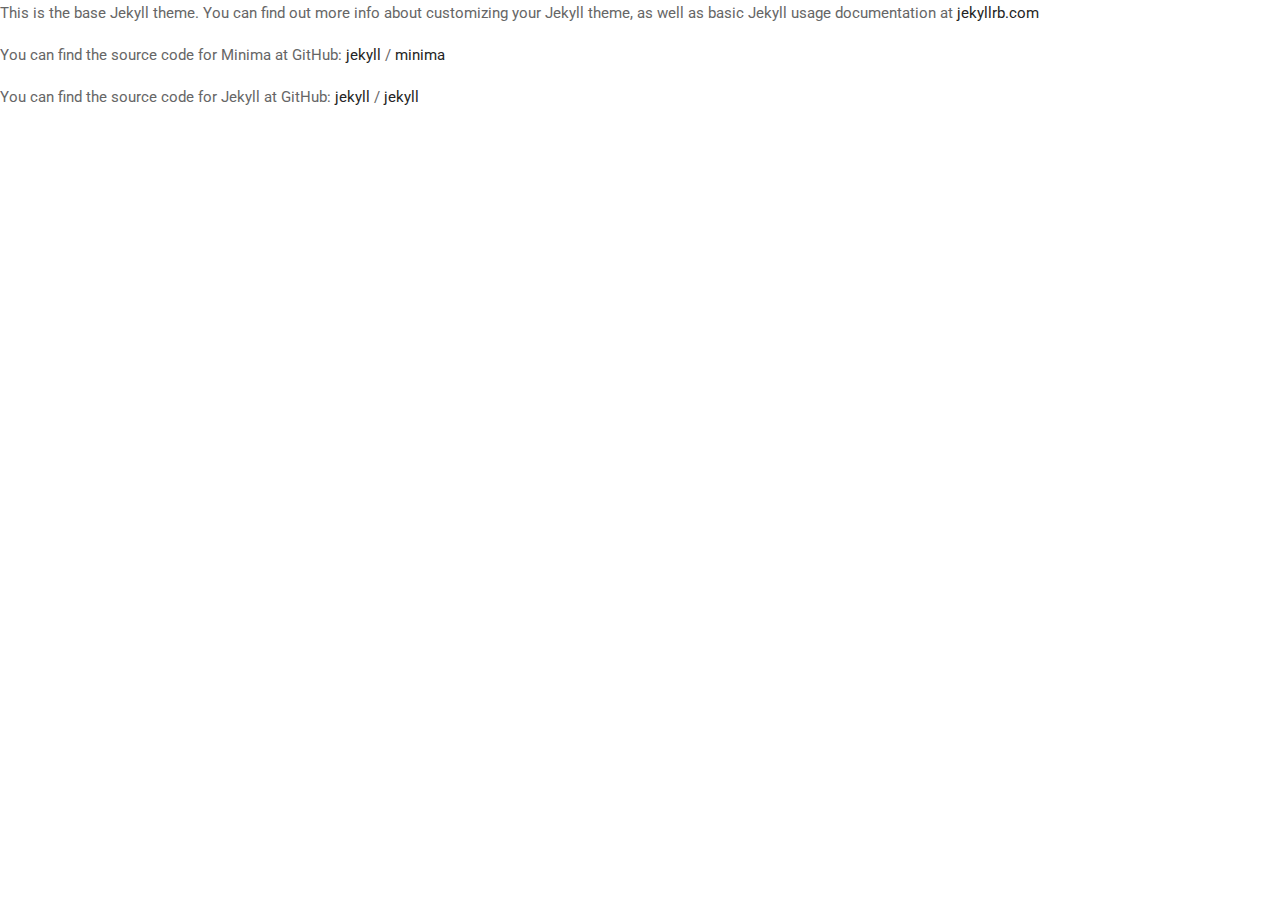
<file: about/index.html>
<!DOCTYPE html>
<html lang="" class="theme-light">

<head>
    <meta charset="UTF-8">
    <meta http-equiv="X-UA-Compatible" content="IE=edge">
    <meta name="viewport" content="width=device-width, initial-scale=1.0">

    <link rel="stylesheet" href="/assets/css/animate.min.css">
    <link rel="stylesheet" href="/assets/css/bootstrap.min.css">
    <link rel="stylesheet" href="/assets/css/fontawsome.min.css">
    <link rel="stylesheet" href="/assets/fonts/flaticon.css">
    <link rel="stylesheet" href="/assets/css/meanmenu.min.css">
    <link rel="stylesheet" href="/assets/css/owl.carousel.min.css">
    <link rel="stylesheet" href="/assets/css/owl.theme.default.min.css">
    <link rel="stylesheet" href="/assets/css/nice-select.min.css">
    <link rel="stylesheet" href="/assets/css/barfiller.min.css">
    <link rel="stylesheet" href="/assets/css/magnific-popup.min.css">
    <link rel="stylesheet" href="/assets/css/odometer.min.css">
    <link rel="stylesheet" href="/assets/css/style.css">
    <link rel="stylesheet" href="/assets/css/dark-mode.css">
    <link rel="stylesheet" href="/assets/css/responsive.css">

    <title>About</title>
    <link rel="icon" type="image/png" href="/assets/images/fav-icon.png">
</head>

<body>
    <p>This is the base Jekyll theme. You can find out more info about customizing your Jekyll theme, as well as basic Jekyll usage documentation at <a href="https://jekyllrb.com/">jekyllrb.com</a></p>

<p>You can find the source code for Minima at GitHub:
<a href="https://github.com/jekyll">jekyll</a> /
<a href="https://github.com/jekyll/minima">minima</a></p>

<p>You can find the source code for Jekyll at GitHub:
<a href="https://github.com/jekyll">jekyll</a> /
<a href="https://github.com/jekyll/jekyll">jekyll</a></p>



    <script src="/assets/js/jquery.min.js"></script>
    <script src="/assets/js/bootstrap.bundle.min.js"></script>
    <script src="/assets/js/meanmenu.js"></script>
    <script src="/assets/js/owl.carousel.min.js"></script>
    <script src="/assets/js/magnific-popup.min.js"></script>
    <script src="/assets/js/nice-select.min.js"></script>
    <script src="/assets/js/form-validator.min.js"></script>
    <script src="/assets/js/contact-form-script.js"></script>
    <script src="/assets/js/appear.min.js"></script>
    <script src="/assets/js/TweenMax.js"></script>
    <script src="/assets/js/odometer.min.js"></script>
    <script src="/assets/js/barfiller.min.js"></script>
    <script src="/assets/js/custom.js"></script>
</body>

</html>
</file>
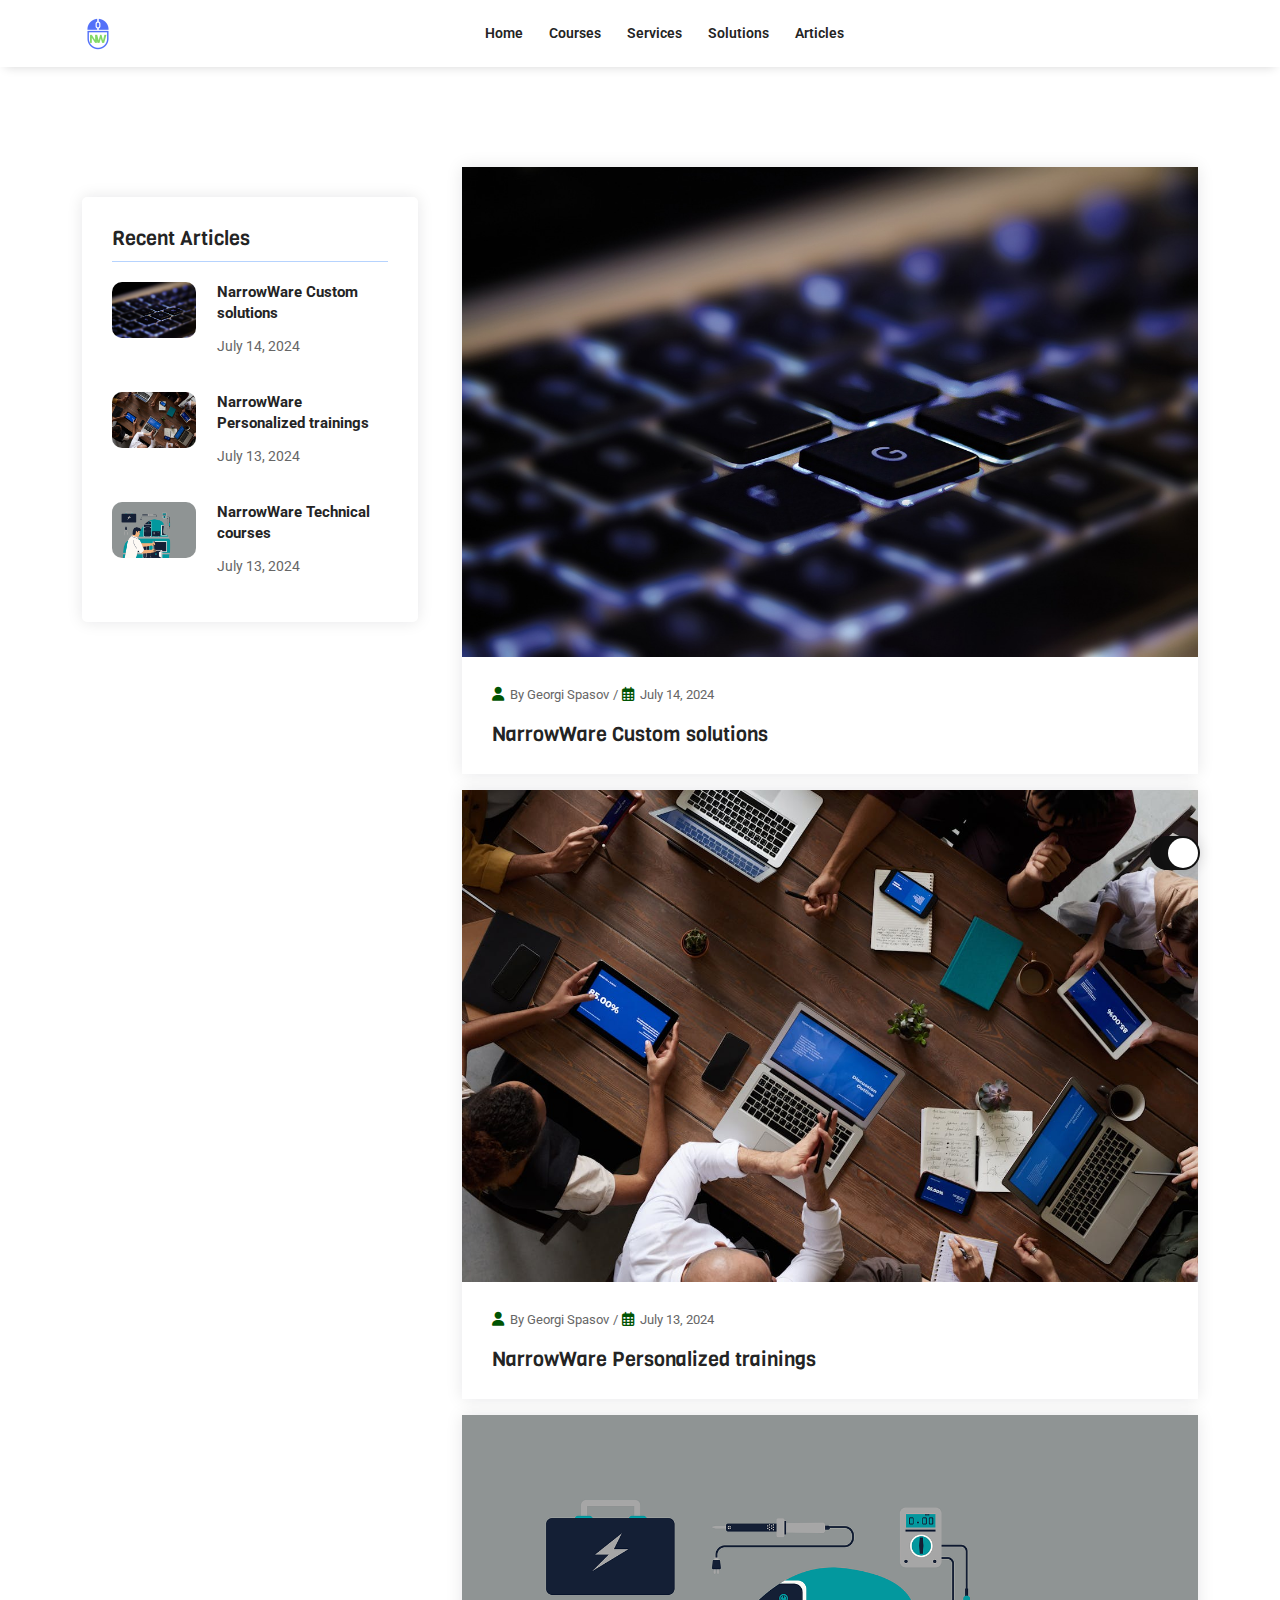
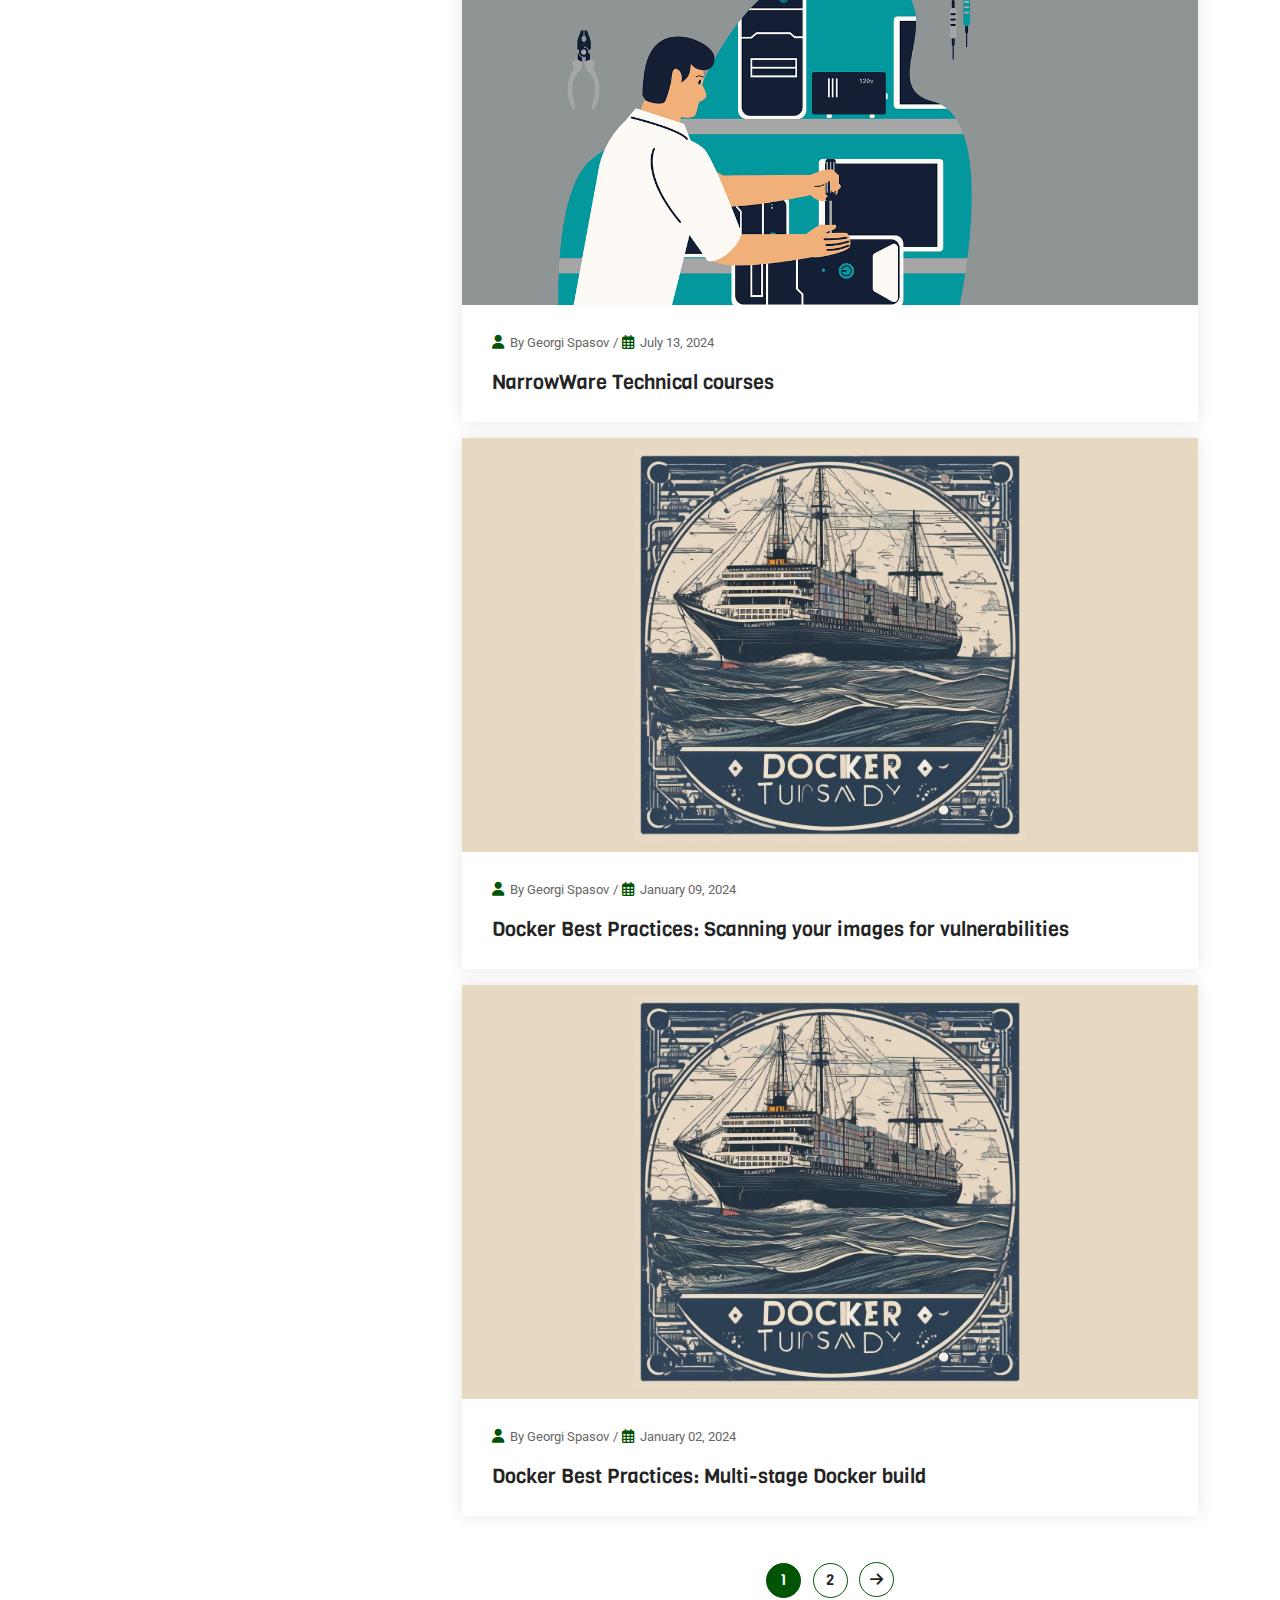
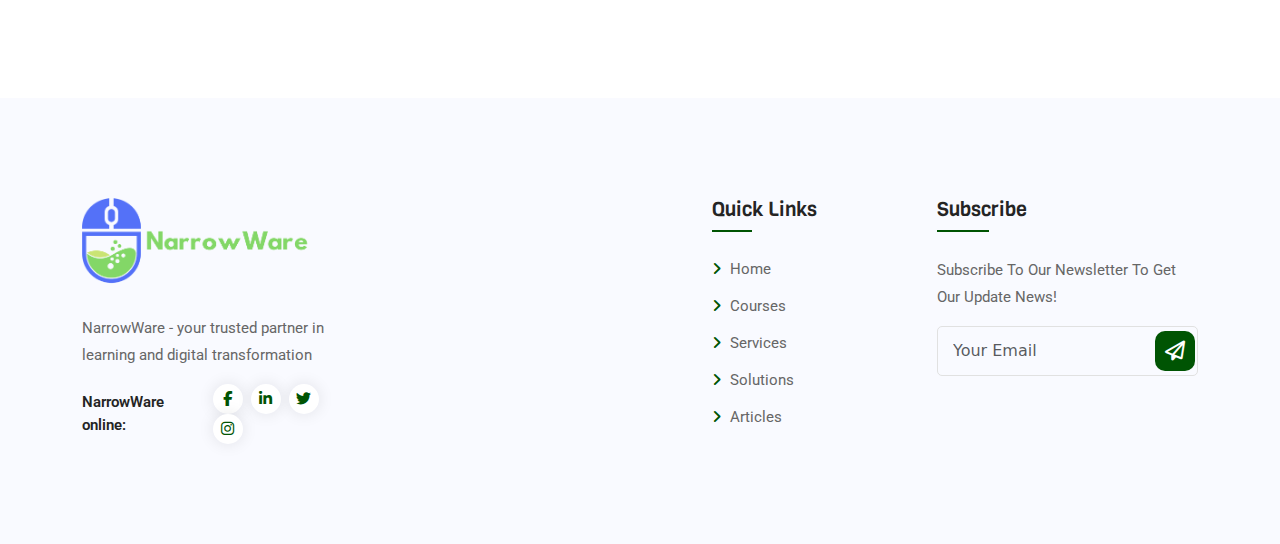
<file: articles/index.html>
<!DOCTYPE html>
<html lang="" class="theme-light">

<head>
    <meta charset="UTF-8">
    <meta http-equiv="X-UA-Compatible" content="IE=edge">
    <meta name="viewport" content="width=device-width, initial-scale=1.0">

    <link rel="stylesheet" href="/assets/css/animate.min.css">
    <link rel="stylesheet" href="/assets/css/bootstrap.min.css">
    <link rel="stylesheet" href="/assets/css/fontawsome.min.css">
    <link rel="stylesheet" href="/assets/fonts/flaticon.css">
    <link rel="stylesheet" href="/assets/css/meanmenu.min.css">
    <link rel="stylesheet" href="/assets/css/owl.carousel.min.css">
    <link rel="stylesheet" href="/assets/css/owl.theme.default.min.css">
    <link rel="stylesheet" href="/assets/css/nice-select.min.css">
    <link rel="stylesheet" href="/assets/css/barfiller.min.css">
    <link rel="stylesheet" href="/assets/css/magnific-popup.min.css">
    <link rel="stylesheet" href="/assets/css/odometer.min.css">
    <link rel="stylesheet" href="/assets/css/style.css">
    <link rel="stylesheet" href="/assets/css/dark-mode.css">
    <link rel="stylesheet" href="/assets/css/responsive.css">

    <title>NarrowWare Articles for beginners and pro developers</title>
    <link rel="icon" type="image/png" href="/assets/images/fav-icon.png">
</head>

<body>
    <div class="theme-switcher">
    <label id="switch" class="switch">
        <input type="checkbox" onchange="toggleTheme()" id="slider">
        <span class="slider round"></span>
    </label>
</div>

<div class="header-area header-area-2">
    <div class="navbar-area">
        <div class="main-responsive-nav">
            <div class="container">
                <div class="mobile-nav">
                    <a href="/" class="logo">
                        <img class="main-logo" src="/assets/images/NarrowWare-logo.png" alt="logo" />
                    </a>
                </div>
            </div>
        </div>

        <div class="main-nav">
            <div class="container">
                <nav class="navbar navbar-expand-md navbar-light">
                    <a class="navbar-brand" href="/">
                        <img style="max-height: 2rem; max-width: 2rem" class="black-logo" src="/assets/images/logo.ico" alt="NarrowWare logo" />
                        <img style="max-height: 2rem; max-width: 2rem" class="white-logo" src="/assets/images/logo.ico" alt="NarrowWare logo" />
                    </a>
                    <div class="collapse navbar-collapse mean-menu" id="navbarSupportedContent">
                        <ul class="navbar-nav">
                            <li class="nav-item plus-icon">
                                <a href="/" class="nav-link">Home</a>
                            </li>
                            <li class="nav-item">
                                <a href="/courses" class="nav-link">Courses</a>
                            </li>
                            <li class="nav-item">
                                <a href="/services" class="nav-link">Services</a>
                            </li>
                            <li class="nav-item">
                                <a href="/solutions" class="nav-link">Solutions</a>
                            </li>
                            <li class="nav-item">
                                <a href="/articles" class="nav-link">Articles</a>
                            </li>
                        </ul>
                    </div>
                </nav>
            </div>
        </div>
    </div>
</div>

<div class="blog-details blog-page ptb-100">
    <div class="container">
        <div class="row">
            <div class="col-lg-4 col-md-12 col-sm-12 col-12">
                <div class="sidebar-area pr-20">
                    <!-- <div class="sidebar-card search-box">
                        <form action="/search" method="GET">
                            <div class="input-group">
                                <input type="text" class="form-control" placeholder="Search..">
                                <button class="btn" type="submit"><i class="fas fa-search"></i></button>
                            </div>
                        </form>
                    </div> -->
                    <!-- <div class="sidebar-card categories mt-30">
                        <h3>Categories</h3>
                        <ul>
                            
                            <li><a href="/articles/docker"><i
                                        class="fas fa-angle-right"></i>Docker</a></li>
                            
                            <li><a href="/articles/traba"><i
                                        class="fas fa-angle-right"></i>Traba</a></li>
                            
                            <li><a href="/articles/technical"><i
                                        class="fas fa-angle-right"></i>Technical</a></li>
                            
                            <li><a href="/articles/courses"><i
                                        class="fas fa-angle-right"></i>courses</a></li>
                            
                            <li><a href="/articles/custom"><i
                                        class="fas fa-angle-right"></i>Custom</a></li>
                            
                            <li><a href="/articles/solutions"><i
                                        class="fas fa-angle-right"></i>solutions</a></li>
                            
                        </ul>
                    </div> -->
                    <div class="sidebar-card recent-news">
    <h3>Recent Articles</h3>
    
    
    <div class="recent-news-card">
        <img src="/assets/images/technology-solution.jpg" alt="Article image">
        <h5><a href="/solutions">NarrowWare Custom solutions</a></h5>
        <p>July 14, 2024</p>
    </div>
    
    <div class="recent-news-card">
        <img src="/assets/images/personalized-trainings.jpg" alt="Article image">
        <h5><a href="/narrowware-personalized-trainings">NarrowWare Personalized trainings</a></h5>
        <p>July 13, 2024</p>
    </div>
    
    <div class="recent-news-card">
        <img src="/assets/images/technical-education.png" alt="Article image">
        <h5><a href="/narrowware-technical-courses">NarrowWare Technical courses</a></h5>
        <p>July 13, 2024</p>
    </div>
    
</div>
                </div>
            </div>
            <div class="col-lg-8 col-md-12 col-sm-12 col-12">
                <div class="row justify-content-center">
                    
                    <div class="col-lg-12 col-md-12 col-sm-12 col-12">
                        <div class="blog-card blog-card-2 mt-0 mb-3">
                            <div class="blog-img">
                                <a href="/solutions"><img src="/assets/images/technology-solution.jpg"
                                        alt="image"></a>
                            </div>
                            <div class="blog-text-area">
                                <div class="blog-date">
                                    <ul>
                                        <li><i class="fas fa-user"></i> By Georgi Spasov</li>
                                        <li><i class="far fa-calendar-alt"></i> July 14, 2024</li>
                                    </ul>
                                </div>
                                <h4><a href="/solutions">NarrowWare Custom solutions</a></h4>
                            </div>
                        </div>
                    </div>
                    
                    <div class="col-lg-12 col-md-12 col-sm-12 col-12">
                        <div class="blog-card blog-card-2 mt-0 mb-3">
                            <div class="blog-img">
                                <a href="/narrowware-personalized-trainings"><img src="/assets/images/personalized-trainings.jpg"
                                        alt="image"></a>
                            </div>
                            <div class="blog-text-area">
                                <div class="blog-date">
                                    <ul>
                                        <li><i class="fas fa-user"></i> By Georgi Spasov</li>
                                        <li><i class="far fa-calendar-alt"></i> July 13, 2024</li>
                                    </ul>
                                </div>
                                <h4><a href="/narrowware-personalized-trainings">NarrowWare Personalized trainings</a></h4>
                            </div>
                        </div>
                    </div>
                    
                    <div class="col-lg-12 col-md-12 col-sm-12 col-12">
                        <div class="blog-card blog-card-2 mt-0 mb-3">
                            <div class="blog-img">
                                <a href="/narrowware-technical-courses"><img src="/assets/images/technical-education.png"
                                        alt="image"></a>
                            </div>
                            <div class="blog-text-area">
                                <div class="blog-date">
                                    <ul>
                                        <li><i class="fas fa-user"></i> By Georgi Spasov</li>
                                        <li><i class="far fa-calendar-alt"></i> July 13, 2024</li>
                                    </ul>
                                </div>
                                <h4><a href="/narrowware-technical-courses">NarrowWare Technical courses</a></h4>
                            </div>
                        </div>
                    </div>
                    
                    <div class="col-lg-12 col-md-12 col-sm-12 col-12">
                        <div class="blog-card blog-card-2 mt-0 mb-3">
                            <div class="blog-img">
                                <a href="/articles/docker-best-practices-scanning-your-images-for-vulnerabilities"><img src="/assets/images/docker-tuesday/Docker-tuesday.png"
                                        alt="image"></a>
                            </div>
                            <div class="blog-text-area">
                                <div class="blog-date">
                                    <ul>
                                        <li><i class="fas fa-user"></i> By Georgi Spasov</li>
                                        <li><i class="far fa-calendar-alt"></i> January 09, 2024</li>
                                    </ul>
                                </div>
                                <h4><a href="/articles/docker-best-practices-scanning-your-images-for-vulnerabilities">Docker Best Practices: Scanning your images for vulnerabilities</a></h4>
                            </div>
                        </div>
                    </div>
                    
                    <div class="col-lg-12 col-md-12 col-sm-12 col-12">
                        <div class="blog-card blog-card-2 mt-0 mb-3">
                            <div class="blog-img">
                                <a href="/articles/docker-best-practices-multi-stage-docker-build"><img src="/assets/images/docker-tuesday/Docker-tuesday.png"
                                        alt="image"></a>
                            </div>
                            <div class="blog-text-area">
                                <div class="blog-date">
                                    <ul>
                                        <li><i class="fas fa-user"></i> By Georgi Spasov</li>
                                        <li><i class="far fa-calendar-alt"></i> January 02, 2024</li>
                                    </ul>
                                </div>
                                <h4><a href="/articles/docker-best-practices-multi-stage-docker-build">Docker Best Practices: Multi-stage Docker build</a></h4>
                            </div>
                        </div>
                    </div>
                    
                </div>
                
                <div class="pagination mt-30">
                    <ul>
                        

                        
                        
                        

                        <li class="active"><a
                                href="">1</a></li>

                        
                        <li><a href="">2</a></li>
                        

                        

                        
                        <li><a href="/articles/page2"><i
                                    class="fas fa-arrow-right"></i></a></li>
                        
                    </ul>
                </div>
                
            </div>
        </div>
    </div>
</div>

<div class="footer ptb-100 bg-f9faff">
    <div class="container">
        <div class="row">
            <div class="col-lg-3 col-md-6 col-sm-6 col-12">
                <div class="footer-logo-area">
                    <img class="black-logo" src="/assets/images/NarrowWare-logo.png" alt="NarrowWare logo" />
                    <img class="white-logo" src="/assets/images/NarrowWare-logo.png" alt="NarrowWare logo" />
                    <p>NarrowWare - your trusted partner in learning and digital transformation</p>
                    <div class="footer-social-icons">
                        <span>NarrowWare online:</span>
                        <ul>
                            <li><a href="https://www.facebook.com/" target="_blank"><i
                                        class="fab fa-facebook-f"></i></a></li>
                            <li><a href="https://www.linkedin.com/" target="_blank"><i
                                        class="fab fa-linkedin-in"></i></a></li>
                            <li><a href="https://twitter.com/" target="_blank"><i class="fab fa-twitter"></i></a></li>
                            <li><a href="https://www.instagram.com/" target="_blank"><i
                                        class="fab fa-instagram"></i></a></li>
                        </ul>
                    </div>
                </div>
            </div>
            <div class="col-lg-3 col-md-6 col-sm-6 col-12">

            </div>
            <div class="col-lg-3 col-md-6 col-sm-6 col-12">
                <div class="footer-links footer-quick-links">
                    <h3>Quick Links</h3>
                    <ul>
                        <li><a href="/" target="_blank"><i class="fas fa-angle-right"></i>
                                <span>Home</span></a></li>
                        <li><a href="/courses" target="_blank"><i
                                    class="fas fa-angle-right"></i> <span>
                                    Courses</span></a></li>
                        <li><a href="/services" target="_blank"><i class="fas fa-angle-right"></i>
                                <span>Services</span></a></li>
                        <li><a href="/solutions" target="_blank"><i class="fas fa-angle-right"></i> <span>
                                    Solutions</span></a></li>
                        <li><a href="/articles" target="_blank"><i class="fas fa-angle-right"></i> <span>
                                    Articles</span></a></li>
                    </ul>
                </div>
            </div>
            <div class="col-lg-3 col-md-6 col-sm-6 col-12">
                <div class="footer-links footer-newsletter">
                    <h3>Subscribe</h3>
                    <p>Subscribe To Our Newsletter To Get Our Update News!</p>
                    <div class="input-group">
                        <input type="text" class="form-control" placeholder="Your Email">
                        <button class="btn" type="button"><i class="far fa-paper-plane"></i></button>
                    </div>
                </div>
            </div>
        </div>
    </div>
</div>
<div class="go-top">
    <i class="fab fa-airbnb"></i>
</div>

    <script src="/assets/js/jquery.min.js"></script>
    <script src="/assets/js/bootstrap.bundle.min.js"></script>
    <script src="/assets/js/meanmenu.js"></script>
    <script src="/assets/js/owl.carousel.min.js"></script>
    <script src="/assets/js/magnific-popup.min.js"></script>
    <script src="/assets/js/nice-select.min.js"></script>
    <script src="/assets/js/form-validator.min.js"></script>
    <script src="/assets/js/contact-form-script.js"></script>
    <script src="/assets/js/appear.min.js"></script>
    <script src="/assets/js/TweenMax.js"></script>
    <script src="/assets/js/odometer.min.js"></script>
    <script src="/assets/js/barfiller.min.js"></script>
    <script src="/assets/js/custom.js"></script>
</body>

</html>
</file>
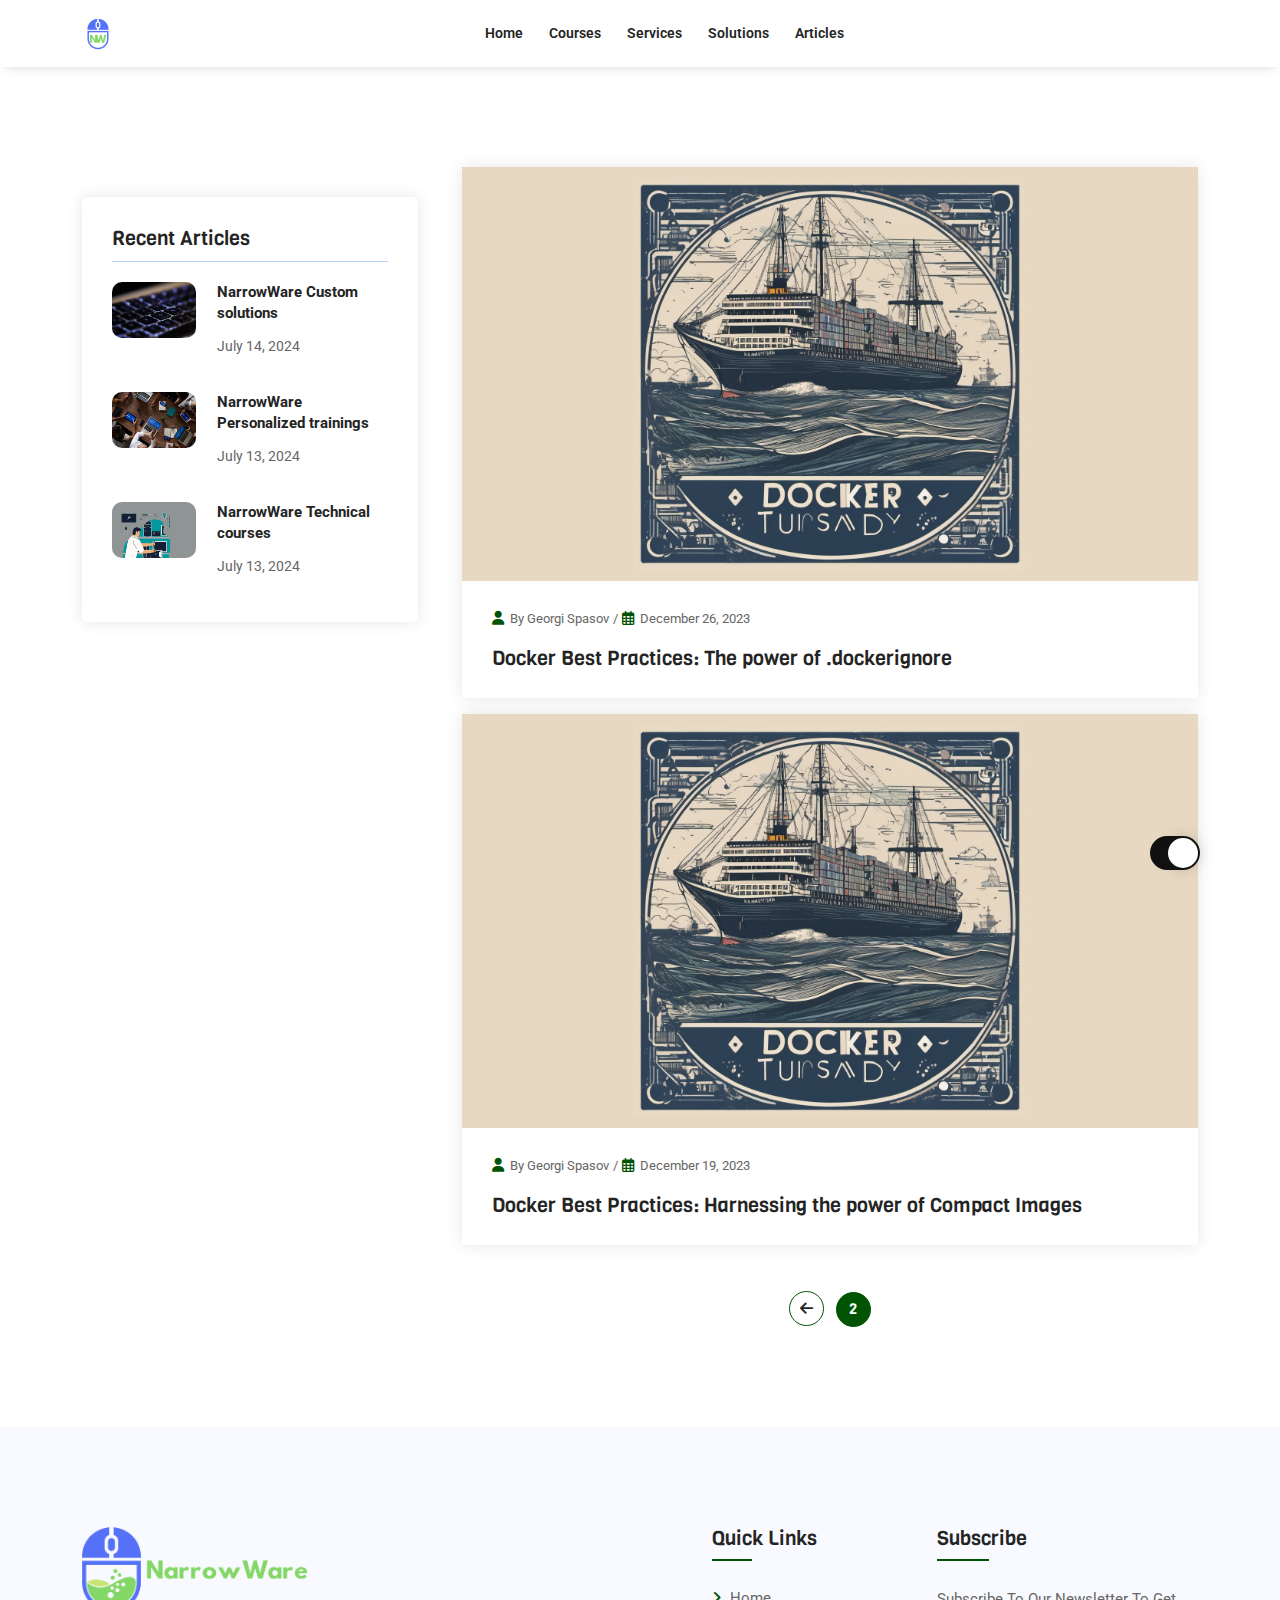
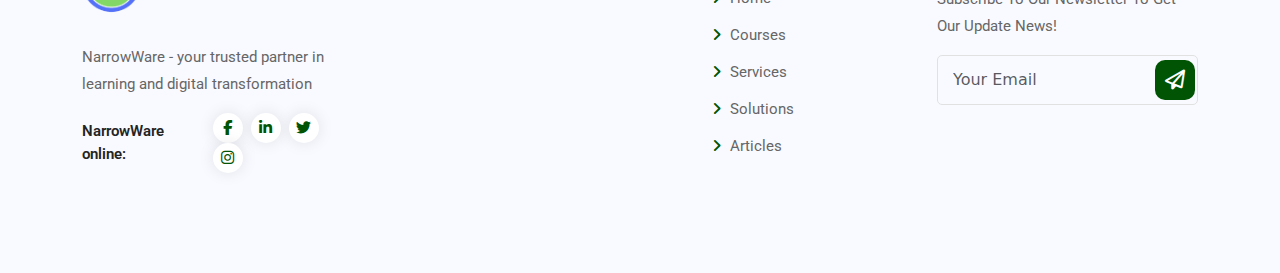
<file: articles/page2/index.html>
<!DOCTYPE html>
<html lang="" class="theme-light">

<head>
    <meta charset="UTF-8">
    <meta http-equiv="X-UA-Compatible" content="IE=edge">
    <meta name="viewport" content="width=device-width, initial-scale=1.0">

    <link rel="stylesheet" href="/assets/css/animate.min.css">
    <link rel="stylesheet" href="/assets/css/bootstrap.min.css">
    <link rel="stylesheet" href="/assets/css/fontawsome.min.css">
    <link rel="stylesheet" href="/assets/fonts/flaticon.css">
    <link rel="stylesheet" href="/assets/css/meanmenu.min.css">
    <link rel="stylesheet" href="/assets/css/owl.carousel.min.css">
    <link rel="stylesheet" href="/assets/css/owl.theme.default.min.css">
    <link rel="stylesheet" href="/assets/css/nice-select.min.css">
    <link rel="stylesheet" href="/assets/css/barfiller.min.css">
    <link rel="stylesheet" href="/assets/css/magnific-popup.min.css">
    <link rel="stylesheet" href="/assets/css/odometer.min.css">
    <link rel="stylesheet" href="/assets/css/style.css">
    <link rel="stylesheet" href="/assets/css/dark-mode.css">
    <link rel="stylesheet" href="/assets/css/responsive.css">

    <title>NarrowWare Articles for beginners and pro developers</title>
    <link rel="icon" type="image/png" href="/assets/images/fav-icon.png">
</head>

<body>
    <div class="theme-switcher">
    <label id="switch" class="switch">
        <input type="checkbox" onchange="toggleTheme()" id="slider">
        <span class="slider round"></span>
    </label>
</div>

<div class="header-area header-area-2">
    <div class="navbar-area">
        <div class="main-responsive-nav">
            <div class="container">
                <div class="mobile-nav">
                    <a href="/" class="logo">
                        <img class="main-logo" src="/assets/images/NarrowWare-logo.png" alt="logo" />
                    </a>
                </div>
            </div>
        </div>

        <div class="main-nav">
            <div class="container">
                <nav class="navbar navbar-expand-md navbar-light">
                    <a class="navbar-brand" href="/">
                        <img style="max-height: 2rem; max-width: 2rem" class="black-logo" src="/assets/images/logo.ico" alt="NarrowWare logo" />
                        <img style="max-height: 2rem; max-width: 2rem" class="white-logo" src="/assets/images/logo.ico" alt="NarrowWare logo" />
                    </a>
                    <div class="collapse navbar-collapse mean-menu" id="navbarSupportedContent">
                        <ul class="navbar-nav">
                            <li class="nav-item plus-icon">
                                <a href="/" class="nav-link">Home</a>
                            </li>
                            <li class="nav-item">
                                <a href="/courses" class="nav-link">Courses</a>
                            </li>
                            <li class="nav-item">
                                <a href="/services" class="nav-link">Services</a>
                            </li>
                            <li class="nav-item">
                                <a href="/solutions" class="nav-link">Solutions</a>
                            </li>
                            <li class="nav-item">
                                <a href="/articles" class="nav-link">Articles</a>
                            </li>
                        </ul>
                    </div>
                </nav>
            </div>
        </div>
    </div>
</div>

<div class="blog-details blog-page ptb-100">
    <div class="container">
        <div class="row">
            <div class="col-lg-4 col-md-12 col-sm-12 col-12">
                <div class="sidebar-area pr-20">
                    <!-- <div class="sidebar-card search-box">
                        <form action="/search" method="GET">
                            <div class="input-group">
                                <input type="text" class="form-control" placeholder="Search..">
                                <button class="btn" type="submit"><i class="fas fa-search"></i></button>
                            </div>
                        </form>
                    </div> -->
                    <!-- <div class="sidebar-card categories mt-30">
                        <h3>Categories</h3>
                        <ul>
                            
                            <li><a href="/articles/docker"><i
                                        class="fas fa-angle-right"></i>Docker</a></li>
                            
                            <li><a href="/articles/traba"><i
                                        class="fas fa-angle-right"></i>Traba</a></li>
                            
                            <li><a href="/articles/technical"><i
                                        class="fas fa-angle-right"></i>Technical</a></li>
                            
                            <li><a href="/articles/courses"><i
                                        class="fas fa-angle-right"></i>courses</a></li>
                            
                            <li><a href="/articles/custom"><i
                                        class="fas fa-angle-right"></i>Custom</a></li>
                            
                            <li><a href="/articles/solutions"><i
                                        class="fas fa-angle-right"></i>solutions</a></li>
                            
                        </ul>
                    </div> -->
                    <div class="sidebar-card recent-news">
    <h3>Recent Articles</h3>
    
    
    <div class="recent-news-card">
        <img src="/assets/images/technology-solution.jpg" alt="Article image">
        <h5><a href="/solutions">NarrowWare Custom solutions</a></h5>
        <p>July 14, 2024</p>
    </div>
    
    <div class="recent-news-card">
        <img src="/assets/images/personalized-trainings.jpg" alt="Article image">
        <h5><a href="/narrowware-personalized-trainings">NarrowWare Personalized trainings</a></h5>
        <p>July 13, 2024</p>
    </div>
    
    <div class="recent-news-card">
        <img src="/assets/images/technical-education.png" alt="Article image">
        <h5><a href="/narrowware-technical-courses">NarrowWare Technical courses</a></h5>
        <p>July 13, 2024</p>
    </div>
    
</div>
                </div>
            </div>
            <div class="col-lg-8 col-md-12 col-sm-12 col-12">
                <div class="row justify-content-center">
                    
                    <div class="col-lg-12 col-md-12 col-sm-12 col-12">
                        <div class="blog-card blog-card-2 mt-0 mb-3">
                            <div class="blog-img">
                                <a href="/articles/docker-best-practices-the-power-of-dockerignore"><img src="/assets/images/docker-tuesday/Docker-tuesday.png"
                                        alt="image"></a>
                            </div>
                            <div class="blog-text-area">
                                <div class="blog-date">
                                    <ul>
                                        <li><i class="fas fa-user"></i> By Georgi Spasov</li>
                                        <li><i class="far fa-calendar-alt"></i> December 26, 2023</li>
                                    </ul>
                                </div>
                                <h4><a href="/articles/docker-best-practices-the-power-of-dockerignore">Docker Best Practices: The power of .dockerignore</a></h4>
                            </div>
                        </div>
                    </div>
                    
                    <div class="col-lg-12 col-md-12 col-sm-12 col-12">
                        <div class="blog-card blog-card-2 mt-0 mb-3">
                            <div class="blog-img">
                                <a href="/articles/docker-best-practices-harnessing-the-power-of-compact-images"><img src="/assets/images/docker-tuesday/Docker-tuesday.png"
                                        alt="image"></a>
                            </div>
                            <div class="blog-text-area">
                                <div class="blog-date">
                                    <ul>
                                        <li><i class="fas fa-user"></i> By Georgi Spasov</li>
                                        <li><i class="far fa-calendar-alt"></i> December 19, 2023</li>
                                    </ul>
                                </div>
                                <h4><a href="/articles/docker-best-practices-harnessing-the-power-of-compact-images">Docker Best Practices: Harnessing the power of Compact Images</a></h4>
                            </div>
                        </div>
                    </div>
                    
                </div>
                
                <div class="pagination mt-30">
                    <ul>
                        
                        <li><a href="/articles/"><i
                                    class="fas fa-arrow-left"></i></a></li>
                        

                        
                        
                        

                        <li class="active"><a
                                href="">2</a></li>

                        

                        

                        
                    </ul>
                </div>
                
            </div>
        </div>
    </div>
</div>

<div class="footer ptb-100 bg-f9faff">
    <div class="container">
        <div class="row">
            <div class="col-lg-3 col-md-6 col-sm-6 col-12">
                <div class="footer-logo-area">
                    <img class="black-logo" src="/assets/images/NarrowWare-logo.png" alt="NarrowWare logo" />
                    <img class="white-logo" src="/assets/images/NarrowWare-logo.png" alt="NarrowWare logo" />
                    <p>NarrowWare - your trusted partner in learning and digital transformation</p>
                    <div class="footer-social-icons">
                        <span>NarrowWare online:</span>
                        <ul>
                            <li><a href="https://www.facebook.com/" target="_blank"><i
                                        class="fab fa-facebook-f"></i></a></li>
                            <li><a href="https://www.linkedin.com/" target="_blank"><i
                                        class="fab fa-linkedin-in"></i></a></li>
                            <li><a href="https://twitter.com/" target="_blank"><i class="fab fa-twitter"></i></a></li>
                            <li><a href="https://www.instagram.com/" target="_blank"><i
                                        class="fab fa-instagram"></i></a></li>
                        </ul>
                    </div>
                </div>
            </div>
            <div class="col-lg-3 col-md-6 col-sm-6 col-12">

            </div>
            <div class="col-lg-3 col-md-6 col-sm-6 col-12">
                <div class="footer-links footer-quick-links">
                    <h3>Quick Links</h3>
                    <ul>
                        <li><a href="/" target="_blank"><i class="fas fa-angle-right"></i>
                                <span>Home</span></a></li>
                        <li><a href="/courses" target="_blank"><i
                                    class="fas fa-angle-right"></i> <span>
                                    Courses</span></a></li>
                        <li><a href="/services" target="_blank"><i class="fas fa-angle-right"></i>
                                <span>Services</span></a></li>
                        <li><a href="/solutions" target="_blank"><i class="fas fa-angle-right"></i> <span>
                                    Solutions</span></a></li>
                        <li><a href="/articles" target="_blank"><i class="fas fa-angle-right"></i> <span>
                                    Articles</span></a></li>
                    </ul>
                </div>
            </div>
            <div class="col-lg-3 col-md-6 col-sm-6 col-12">
                <div class="footer-links footer-newsletter">
                    <h3>Subscribe</h3>
                    <p>Subscribe To Our Newsletter To Get Our Update News!</p>
                    <div class="input-group">
                        <input type="text" class="form-control" placeholder="Your Email">
                        <button class="btn" type="button"><i class="far fa-paper-plane"></i></button>
                    </div>
                </div>
            </div>
        </div>
    </div>
</div>
<div class="go-top">
    <i class="fab fa-airbnb"></i>
</div>

    <script src="/assets/js/jquery.min.js"></script>
    <script src="/assets/js/bootstrap.bundle.min.js"></script>
    <script src="/assets/js/meanmenu.js"></script>
    <script src="/assets/js/owl.carousel.min.js"></script>
    <script src="/assets/js/magnific-popup.min.js"></script>
    <script src="/assets/js/nice-select.min.js"></script>
    <script src="/assets/js/form-validator.min.js"></script>
    <script src="/assets/js/contact-form-script.js"></script>
    <script src="/assets/js/appear.min.js"></script>
    <script src="/assets/js/TweenMax.js"></script>
    <script src="/assets/js/odometer.min.js"></script>
    <script src="/assets/js/barfiller.min.js"></script>
    <script src="/assets/js/custom.js"></script>
</body>

</html>
</file>
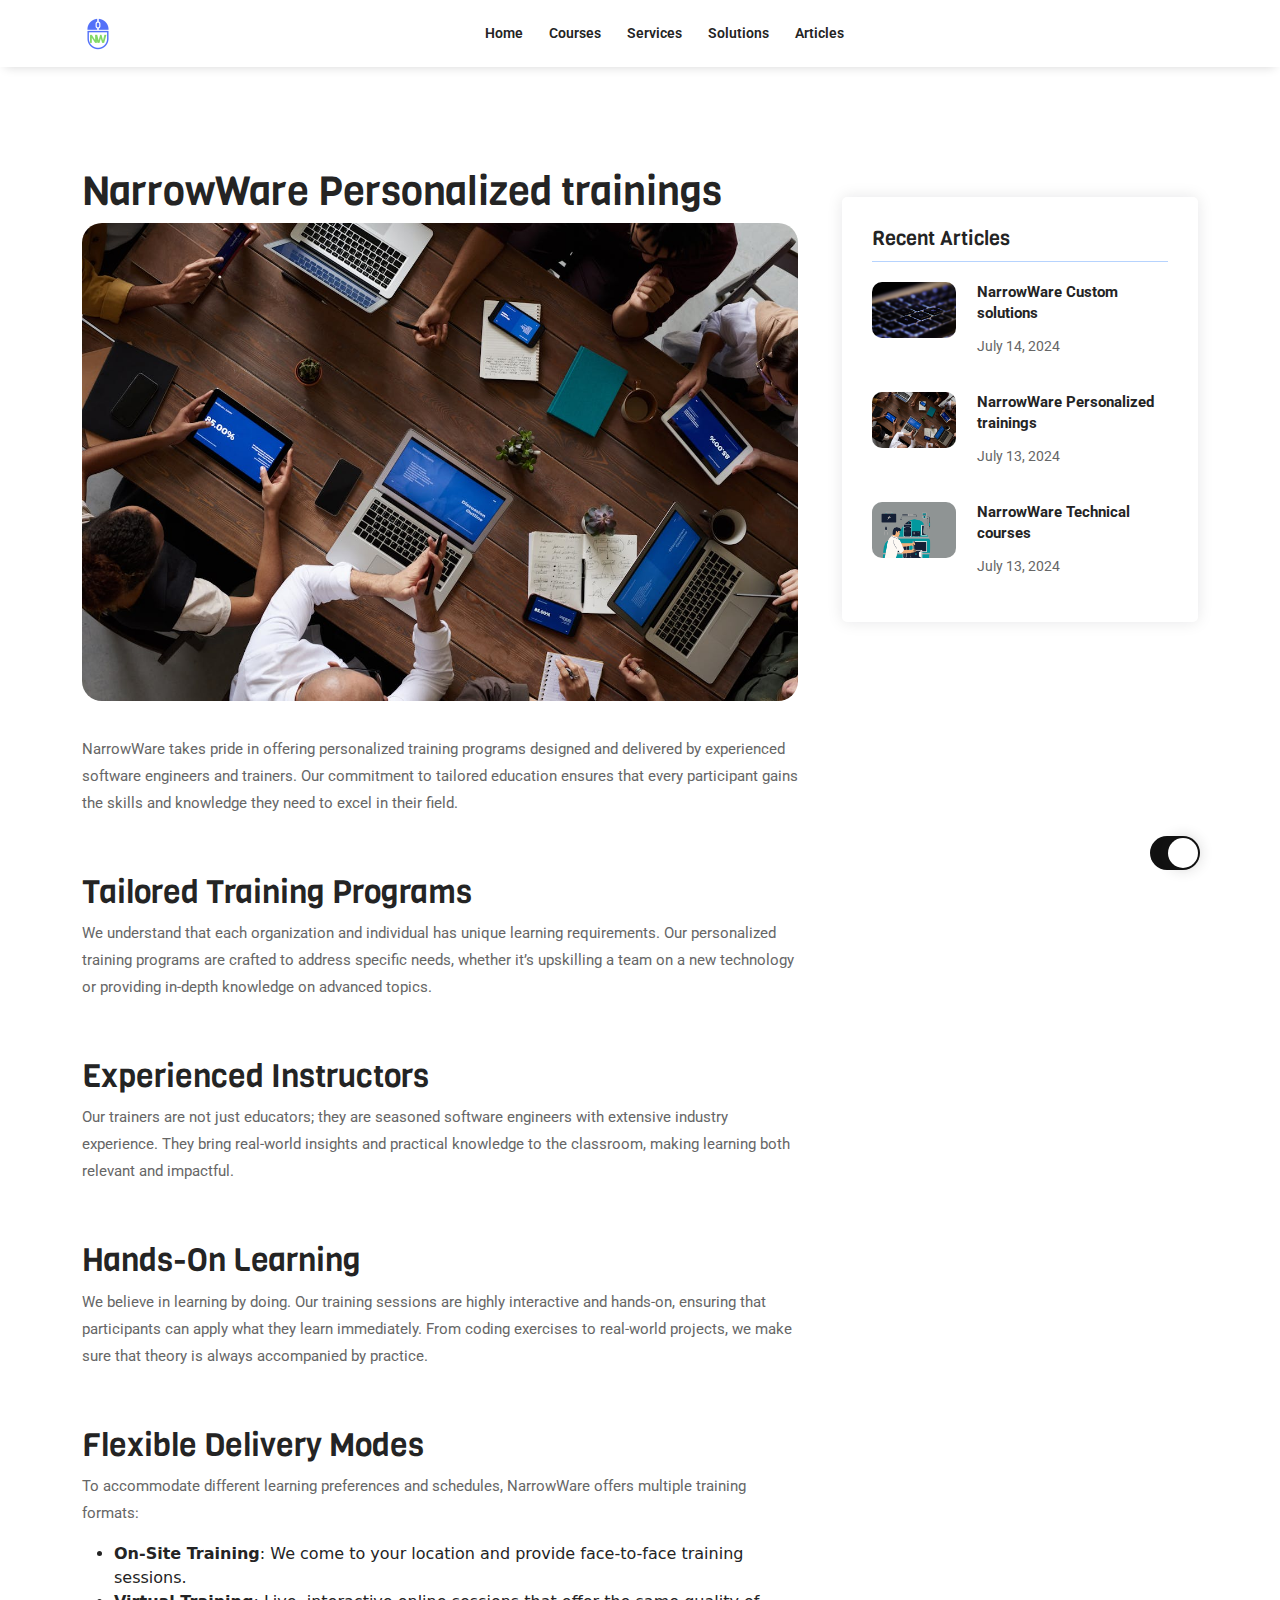
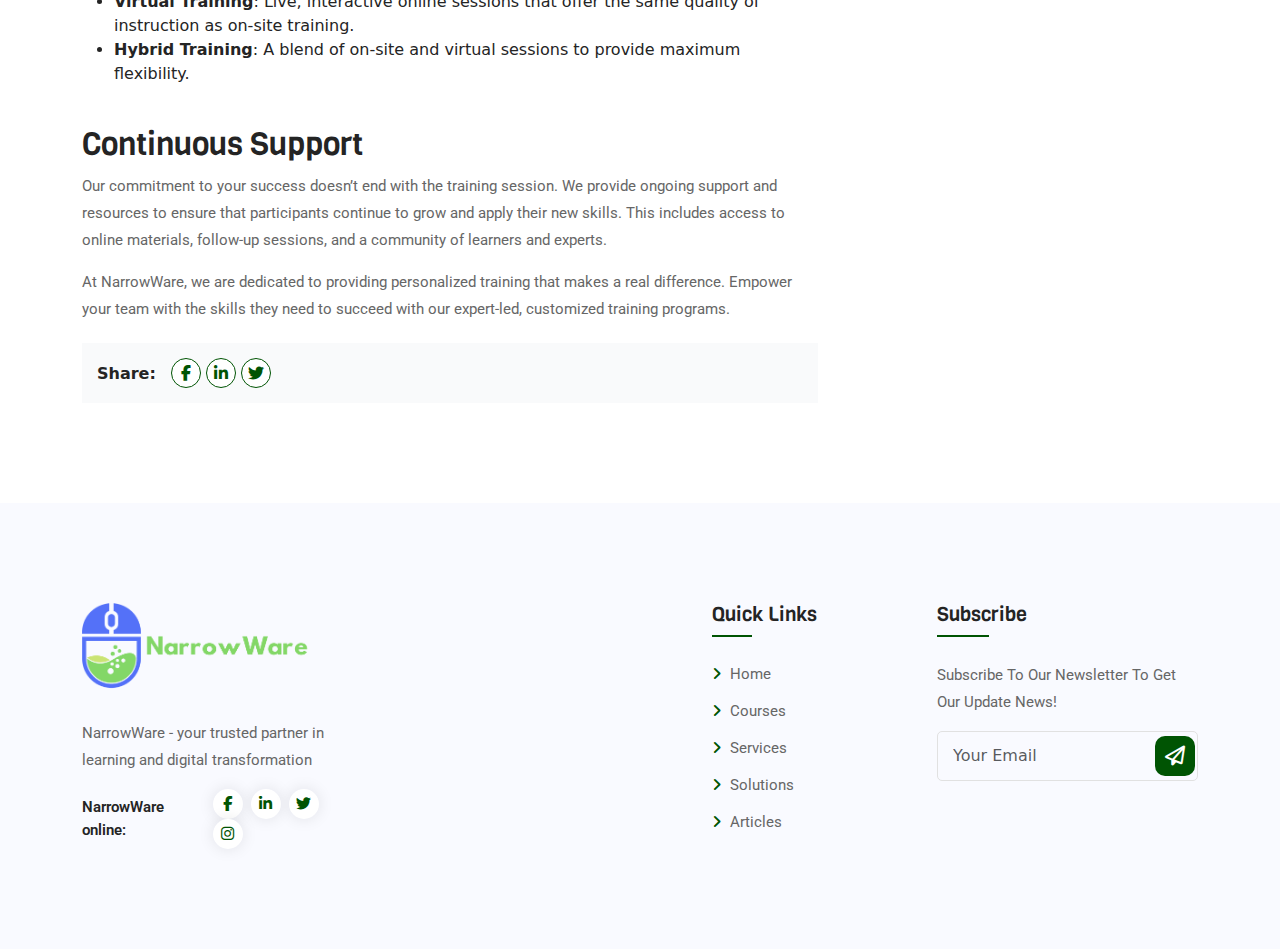
<file: narrowware-personalized-trainings.html>
<!DOCTYPE html>
<html lang="" class="theme-light">

<head>
    <meta charset="UTF-8">
    <meta http-equiv="X-UA-Compatible" content="IE=edge">
    <meta name="viewport" content="width=device-width, initial-scale=1.0">

    <link rel="stylesheet" href="/assets/css/animate.min.css">
    <link rel="stylesheet" href="/assets/css/bootstrap.min.css">
    <link rel="stylesheet" href="/assets/css/fontawsome.min.css">
    <link rel="stylesheet" href="/assets/fonts/flaticon.css">
    <link rel="stylesheet" href="/assets/css/meanmenu.min.css">
    <link rel="stylesheet" href="/assets/css/owl.carousel.min.css">
    <link rel="stylesheet" href="/assets/css/owl.theme.default.min.css">
    <link rel="stylesheet" href="/assets/css/nice-select.min.css">
    <link rel="stylesheet" href="/assets/css/barfiller.min.css">
    <link rel="stylesheet" href="/assets/css/magnific-popup.min.css">
    <link rel="stylesheet" href="/assets/css/odometer.min.css">
    <link rel="stylesheet" href="/assets/css/style.css">
    <link rel="stylesheet" href="/assets/css/dark-mode.css">
    <link rel="stylesheet" href="/assets/css/responsive.css">

    <title>NarrowWare Personalized trainings</title>
    <link rel="icon" type="image/png" href="/assets/images/fav-icon.png">
</head>

<body>
    <div class="theme-switcher">
    <label id="switch" class="switch">
        <input type="checkbox" onchange="toggleTheme()" id="slider">
        <span class="slider round"></span>
    </label>
</div>


<div class="header-area header-area-2">
    <div class="navbar-area">
        <div class="main-responsive-nav">
            <div class="container">
                <div class="mobile-nav">
                    <a href="/" class="logo">
                        <img class="main-logo" src="/assets/images/NarrowWare-logo.png" alt="logo" />
                    </a>
                </div>
            </div>
        </div>

        <div class="main-nav">
            <div class="container">
                <nav class="navbar navbar-expand-md navbar-light">
                    <a class="navbar-brand" href="/">
                        <img style="max-height: 2rem; max-width: 2rem" class="black-logo" src="/assets/images/logo.ico" alt="NarrowWare logo" />
                        <img style="max-height: 2rem; max-width: 2rem" class="white-logo" src="/assets/images/logo.ico" alt="NarrowWare logo" />
                    </a>
                    <div class="collapse navbar-collapse mean-menu" id="navbarSupportedContent">
                        <ul class="navbar-nav">
                            <li class="nav-item plus-icon">
                                <a href="/" class="nav-link">Home</a>
                            </li>
                            <li class="nav-item">
                                <a href="/courses" class="nav-link">Courses</a>
                            </li>
                            <li class="nav-item">
                                <a href="/services" class="nav-link">Services</a>
                            </li>
                            <li class="nav-item">
                                <a href="/solutions" class="nav-link">Solutions</a>
                            </li>
                            <li class="nav-item">
                                <a href="/articles" class="nav-link">Articles</a>
                            </li>
                        </ul>
                    </div>
                </nav>
            </div>
        </div>
    </div>
</div>

<div class="blog-details ptb-100">
    <div class="container">
        <div class="row">
            <div class="col-lg-8 col-md-12 col-sm-12 col-12">
                <div class="blog-details-text-area details-text-area pr-20">
                   
                   <h1>NarrowWare Personalized trainings</h1>

<p><img src="/assets/images/personalized-trainings.jpg" alt="NarrowWare personalized trainings image" /></p>

<p>
NarrowWare takes pride in offering personalized training programs designed and delivered by experienced software engineers and trainers. Our commitment to tailored education ensures that every participant gains the skills and knowledge they need to excel in their field.
</p>

<p><br /></p>

<h2>Tailored Training Programs
 </h2>
<p>We understand that each organization and individual has unique learning requirements. Our personalized training programs are crafted to address specific needs, whether it’s upskilling a team on a new technology or providing in-depth knowledge on advanced topics.</p>
<p><br /></p>

<h2>Experienced Instructors</h2>
<p>Our trainers are not just educators; they are seasoned software engineers with extensive industry experience. They bring real-world insights and practical knowledge to the classroom, making learning both relevant and impactful.</p>
<p><br /></p>

<h2>Hands-On Learning</h2>
<p> We believe in learning by doing. Our training sessions are highly interactive and hands-on, ensuring that participants can apply what they learn immediately. From coding exercises to real-world projects, we make sure that theory is always accompanied by practice.</p>
<p><br /></p>

<h2>Flexible Delivery Modes</h2>
<p>To accommodate different learning preferences and schedules, NarrowWare offers multiple training formats:</p>
<p>
<ul>
<li><b>On-Site Training</b>: We come to your location and provide face-to-face training sessions.</li>
<li><b>Virtual Training</b>: Live, interactive online sessions that offer the same quality of instruction as on-site training.</li>
<li><b>Hybrid Training</b>: A blend of on-site and virtual sessions to provide maximum flexibility.</li>
</ul>
<br />
<h2>Continuous Support</h2>
<p>Our commitment to your success doesn’t end with the training session. We provide ongoing support and resources to ensure that participants continue to grow and apply their new skills. This includes access to online materials, follow-up sessions, and a community of learners and experts.
<br />
<p>At NarrowWare, we are dedicated to providing personalized training that makes a real difference. Empower your team with the skills they need to succeed with our expert-led, customized training programs.
</p></p></p>

                </div>
                <div class="blog-text-footer pr-20">
                   
                    <div class="social-icons">
                        <ul>
                            
                            <li><span>Share:</span></li>
                            <li><a href="https://www.facebook.com/sharer/sharer.php?u=narrowware.com/narrowware-personalized-trainings" target="_blank"><i
                                        class="fab fa-facebook-f"></i></a></li>
                            <li><a href="https://www.linkedin.com/shareArticle?url=narrowware.com/narrowware-personalized-trainings&title=NarrowWare Personalized trainings" target="_blank"><i
                                        class="fab fa-linkedin-in"></i></a></li>
                            <li><a href="https://twitter.com/share?url=narrowware.com/narrowware-personalized-trainings&text=NarrowWare Personalized trainings" target="_blank"><i class="fab fa-twitter"></i></a></li>
                        </ul>
                    </div>
                </div>

            </div>
            <div class="col-lg-4 col-md-12 col-sm-12 col-12">
                <div class="sidebar-area pt-30">
               
                  
                    <div class="sidebar-card recent-news">
    <h3>Recent Articles</h3>
    
    
    <div class="recent-news-card">
        <img src="/assets/images/technology-solution.jpg" alt="Article image">
        <h5><a href="/solutions">NarrowWare Custom solutions</a></h5>
        <p>July 14, 2024</p>
    </div>
    
    <div class="recent-news-card">
        <img src="/assets/images/personalized-trainings.jpg" alt="Article image">
        <h5><a href="/narrowware-personalized-trainings">NarrowWare Personalized trainings</a></h5>
        <p>July 13, 2024</p>
    </div>
    
    <div class="recent-news-card">
        <img src="/assets/images/technical-education.png" alt="Article image">
        <h5><a href="/narrowware-technical-courses">NarrowWare Technical courses</a></h5>
        <p>July 13, 2024</p>
    </div>
    
</div>
                   
                </div>
            </div>
        </div>
    </div>
</div>

<div class="footer ptb-100 bg-f9faff">
    <div class="container">
        <div class="row">
            <div class="col-lg-3 col-md-6 col-sm-6 col-12">
                <div class="footer-logo-area">
                    <img class="black-logo" src="/assets/images/NarrowWare-logo.png" alt="NarrowWare logo" />
                    <img class="white-logo" src="/assets/images/NarrowWare-logo.png" alt="NarrowWare logo" />
                    <p>NarrowWare - your trusted partner in learning and digital transformation</p>
                    <div class="footer-social-icons">
                        <span>NarrowWare online:</span>
                        <ul>
                            <li><a href="https://www.facebook.com/" target="_blank"><i
                                        class="fab fa-facebook-f"></i></a></li>
                            <li><a href="https://www.linkedin.com/" target="_blank"><i
                                        class="fab fa-linkedin-in"></i></a></li>
                            <li><a href="https://twitter.com/" target="_blank"><i class="fab fa-twitter"></i></a></li>
                            <li><a href="https://www.instagram.com/" target="_blank"><i
                                        class="fab fa-instagram"></i></a></li>
                        </ul>
                    </div>
                </div>
            </div>
            <div class="col-lg-3 col-md-6 col-sm-6 col-12">

            </div>
            <div class="col-lg-3 col-md-6 col-sm-6 col-12">
                <div class="footer-links footer-quick-links">
                    <h3>Quick Links</h3>
                    <ul>
                        <li><a href="/" target="_blank"><i class="fas fa-angle-right"></i>
                                <span>Home</span></a></li>
                        <li><a href="/courses" target="_blank"><i
                                    class="fas fa-angle-right"></i> <span>
                                    Courses</span></a></li>
                        <li><a href="/services" target="_blank"><i class="fas fa-angle-right"></i>
                                <span>Services</span></a></li>
                        <li><a href="/solutions" target="_blank"><i class="fas fa-angle-right"></i> <span>
                                    Solutions</span></a></li>
                        <li><a href="/articles" target="_blank"><i class="fas fa-angle-right"></i> <span>
                                    Articles</span></a></li>
                    </ul>
                </div>
            </div>
            <div class="col-lg-3 col-md-6 col-sm-6 col-12">
                <div class="footer-links footer-newsletter">
                    <h3>Subscribe</h3>
                    <p>Subscribe To Our Newsletter To Get Our Update News!</p>
                    <div class="input-group">
                        <input type="text" class="form-control" placeholder="Your Email">
                        <button class="btn" type="button"><i class="far fa-paper-plane"></i></button>
                    </div>
                </div>
            </div>
        </div>
    </div>
</div>
<div class="go-top">
    <i class="fab fa-airbnb"></i>
</div>

    <script src="/assets/js/jquery.min.js"></script>
    <script src="/assets/js/bootstrap.bundle.min.js"></script>
    <script src="/assets/js/meanmenu.js"></script>
    <script src="/assets/js/owl.carousel.min.js"></script>
    <script src="/assets/js/magnific-popup.min.js"></script>
    <script src="/assets/js/nice-select.min.js"></script>
    <script src="/assets/js/form-validator.min.js"></script>
    <script src="/assets/js/contact-form-script.js"></script>
    <script src="/assets/js/appear.min.js"></script>
    <script src="/assets/js/TweenMax.js"></script>
    <script src="/assets/js/odometer.min.js"></script>
    <script src="/assets/js/barfiller.min.js"></script>
    <script src="/assets/js/custom.js"></script>
</body>

</html>
</file>
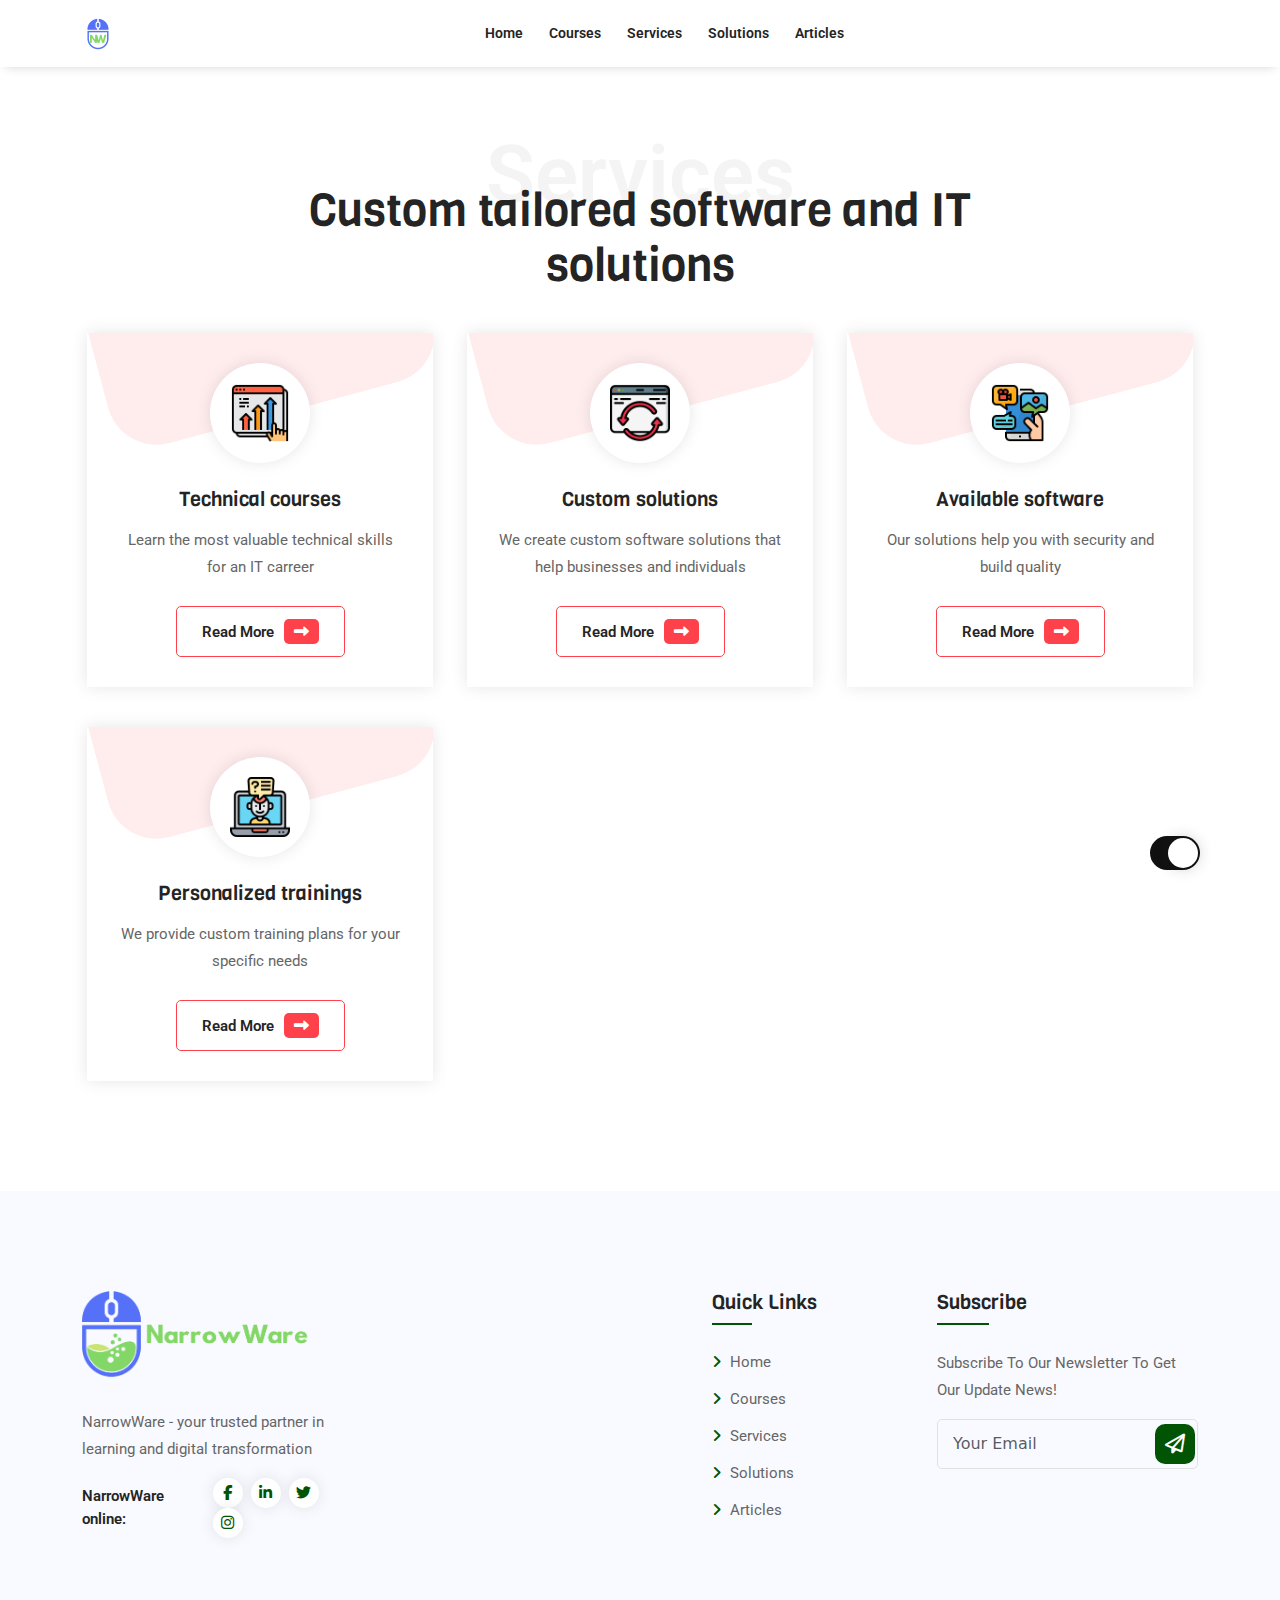
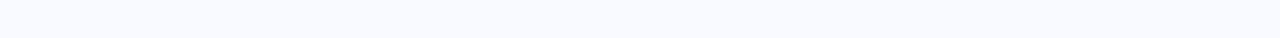
<file: services.html>
<!DOCTYPE html>
<html lang="" class="theme-light">

<head>
    <meta charset="UTF-8">
    <meta http-equiv="X-UA-Compatible" content="IE=edge">
    <meta name="viewport" content="width=device-width, initial-scale=1.0">

    <link rel="stylesheet" href="/assets/css/animate.min.css">
    <link rel="stylesheet" href="/assets/css/bootstrap.min.css">
    <link rel="stylesheet" href="/assets/css/fontawsome.min.css">
    <link rel="stylesheet" href="/assets/fonts/flaticon.css">
    <link rel="stylesheet" href="/assets/css/meanmenu.min.css">
    <link rel="stylesheet" href="/assets/css/owl.carousel.min.css">
    <link rel="stylesheet" href="/assets/css/owl.theme.default.min.css">
    <link rel="stylesheet" href="/assets/css/nice-select.min.css">
    <link rel="stylesheet" href="/assets/css/barfiller.min.css">
    <link rel="stylesheet" href="/assets/css/magnific-popup.min.css">
    <link rel="stylesheet" href="/assets/css/odometer.min.css">
    <link rel="stylesheet" href="/assets/css/style.css">
    <link rel="stylesheet" href="/assets/css/dark-mode.css">
    <link rel="stylesheet" href="/assets/css/responsive.css">

    <title>NarrowWare IT Services for Businesses and Individuals</title>
    <link rel="icon" type="image/png" href="/assets/images/fav-icon.png">
</head>

<body>
    



<div class="theme-switcher">
    <label id="switch" class="switch">
        <input type="checkbox" onchange="toggleTheme()" id="slider">
        <span class="slider round"></span>
    </label>
</div>


<div class="header-area header-area-2">
    <div class="navbar-area">
        <div class="main-responsive-nav">
            <div class="container">
                <div class="mobile-nav">
                    <a href="/" class="logo">
                        <img class="main-logo" src="/assets/images/NarrowWare-logo.png" alt="logo" />
                    </a>
                </div>
            </div>
        </div>

        <div class="main-nav">
            <div class="container">
                <nav class="navbar navbar-expand-md navbar-light">
                    <a class="navbar-brand" href="/">
                        <img style="max-height: 2rem; max-width: 2rem" class="black-logo" src="/assets/images/logo.ico" alt="NarrowWare logo" />
                        <img style="max-height: 2rem; max-width: 2rem" class="white-logo" src="/assets/images/logo.ico" alt="NarrowWare logo" />
                    </a>
                    <div class="collapse navbar-collapse mean-menu" id="navbarSupportedContent">
                        <ul class="navbar-nav">
                            <li class="nav-item plus-icon">
                                <a href="/" class="nav-link">Home</a>
                            </li>
                            <li class="nav-item">
                                <a href="/courses" class="nav-link">Courses</a>
                            </li>
                            <li class="nav-item">
                                <a href="/services" class="nav-link">Services</a>
                            </li>
                            <li class="nav-item">
                                <a href="/solutions" class="nav-link">Solutions</a>
                            </li>
                            <li class="nav-item">
                                <a href="/articles" class="nav-link">Articles</a>
                            </li>
                        </ul>
                    </div>
                </nav>
            </div>
        </div>
    </div>
</div>

<div class="service ptb-100">
    <div class="container">
        <div class="default-section-title default-section-title-2 default-section-title-middle">
            <p>Services</p>
            <h3>Custom tailored software and IT solutions</h3>
        </div>
        <div class="section-content">
            <div class="row">
                
                <div class="col-lg-4 col-md-6 col-sm-12 col-12">
                    <div class="service-card-2">
                        <span></span>
                        <div class="service-card-content">
                            <div class="service-card-2-img">
                                <img src="/assets/images/icons/012-analytic.png" alt="Technical courses">
                            </div>
                            <h4><a href="service-details.html">Technical courses</a></h4>
                            <p>Learn the most valuable technical skills for an IT carreer</p>
                            <a class="default-button-3 default-button-3-h" href="/narrowware-technical-courses">Read More <i
                                    class="fas fa-long-arrow-alt-right"></i></a>
                        </div>
                    </div>
                </div>
                
                <div class="col-lg-4 col-md-6 col-sm-12 col-12">
                    <div class="service-card-2">
                        <span></span>
                        <div class="service-card-content">
                            <div class="service-card-2-img">
                                <img src="/assets/images/icons/025-browser.png" alt="Custom solutions">
                            </div>
                            <h4><a href="service-details.html">Custom solutions</a></h4>
                            <p>We create custom software solutions that help businesses and individuals</p>
                            <a class="default-button-3 default-button-3-h" href="example.com">Read More <i
                                    class="fas fa-long-arrow-alt-right"></i></a>
                        </div>
                    </div>
                </div>
                
                <div class="col-lg-4 col-md-6 col-sm-12 col-12">
                    <div class="service-card-2">
                        <span></span>
                        <div class="service-card-content">
                            <div class="service-card-2-img">
                                <img src="/assets/images/icons/011-content-1.png" alt="Available software">
                            </div>
                            <h4><a href="service-details.html">Available software</a></h4>
                            <p>Our solutions help you with security and build quality</p>
                            <a class="default-button-3 default-button-3-h" href="example.com">Read More <i
                                    class="fas fa-long-arrow-alt-right"></i></a>
                        </div>
                    </div>
                </div>
                
                <div class="col-lg-4 col-md-6 col-sm-12 col-12">
                    <div class="service-card-2">
                        <span></span>
                        <div class="service-card-content">
                            <div class="service-card-2-img">
                                <img src="/assets/images/icons/022-language.png" alt="Personalized trainings">
                            </div>
                            <h4><a href="service-details.html">Personalized trainings</a></h4>
                            <p>We provide custom training plans for your specific needs</p>
                            <a class="default-button-3 default-button-3-h" href="example.com">Read More <i
                                    class="fas fa-long-arrow-alt-right"></i></a>
                        </div>
                    </div>
                </div>
                
            </div>
        </div>
    </div>
</div>

<div class="footer ptb-100 bg-f9faff">
    <div class="container">
        <div class="row">
            <div class="col-lg-3 col-md-6 col-sm-6 col-12">
                <div class="footer-logo-area">
                    <img class="black-logo" src="/assets/images/NarrowWare-logo.png" alt="NarrowWare logo" />
                    <img class="white-logo" src="/assets/images/NarrowWare-logo.png" alt="NarrowWare logo" />
                    <p>NarrowWare - your trusted partner in learning and digital transformation</p>
                    <div class="footer-social-icons">
                        <span>NarrowWare online:</span>
                        <ul>
                            <li><a href="https://www.facebook.com/" target="_blank"><i
                                        class="fab fa-facebook-f"></i></a></li>
                            <li><a href="https://www.linkedin.com/" target="_blank"><i
                                        class="fab fa-linkedin-in"></i></a></li>
                            <li><a href="https://twitter.com/" target="_blank"><i class="fab fa-twitter"></i></a></li>
                            <li><a href="https://www.instagram.com/" target="_blank"><i
                                        class="fab fa-instagram"></i></a></li>
                        </ul>
                    </div>
                </div>
            </div>
            <div class="col-lg-3 col-md-6 col-sm-6 col-12">

            </div>
            <div class="col-lg-3 col-md-6 col-sm-6 col-12">
                <div class="footer-links footer-quick-links">
                    <h3>Quick Links</h3>
                    <ul>
                        <li><a href="/" target="_blank"><i class="fas fa-angle-right"></i>
                                <span>Home</span></a></li>
                        <li><a href="/courses" target="_blank"><i
                                    class="fas fa-angle-right"></i> <span>
                                    Courses</span></a></li>
                        <li><a href="/services" target="_blank"><i class="fas fa-angle-right"></i>
                                <span>Services</span></a></li>
                        <li><a href="/solutions" target="_blank"><i class="fas fa-angle-right"></i> <span>
                                    Solutions</span></a></li>
                        <li><a href="/articles" target="_blank"><i class="fas fa-angle-right"></i> <span>
                                    Articles</span></a></li>
                    </ul>
                </div>
            </div>
            <div class="col-lg-3 col-md-6 col-sm-6 col-12">
                <div class="footer-links footer-newsletter">
                    <h3>Subscribe</h3>
                    <p>Subscribe To Our Newsletter To Get Our Update News!</p>
                    <div class="input-group">
                        <input type="text" class="form-control" placeholder="Your Email">
                        <button class="btn" type="button"><i class="far fa-paper-plane"></i></button>
                    </div>
                </div>
            </div>
        </div>
    </div>
</div>
<div class="go-top">
    <i class="fab fa-airbnb"></i>
</div>

    <script src="/assets/js/jquery.min.js"></script>
    <script src="/assets/js/bootstrap.bundle.min.js"></script>
    <script src="/assets/js/meanmenu.js"></script>
    <script src="/assets/js/owl.carousel.min.js"></script>
    <script src="/assets/js/magnific-popup.min.js"></script>
    <script src="/assets/js/nice-select.min.js"></script>
    <script src="/assets/js/form-validator.min.js"></script>
    <script src="/assets/js/contact-form-script.js"></script>
    <script src="/assets/js/appear.min.js"></script>
    <script src="/assets/js/TweenMax.js"></script>
    <script src="/assets/js/odometer.min.js"></script>
    <script src="/assets/js/barfiller.min.js"></script>
    <script src="/assets/js/custom.js"></script>
</body>

</html>
</file>
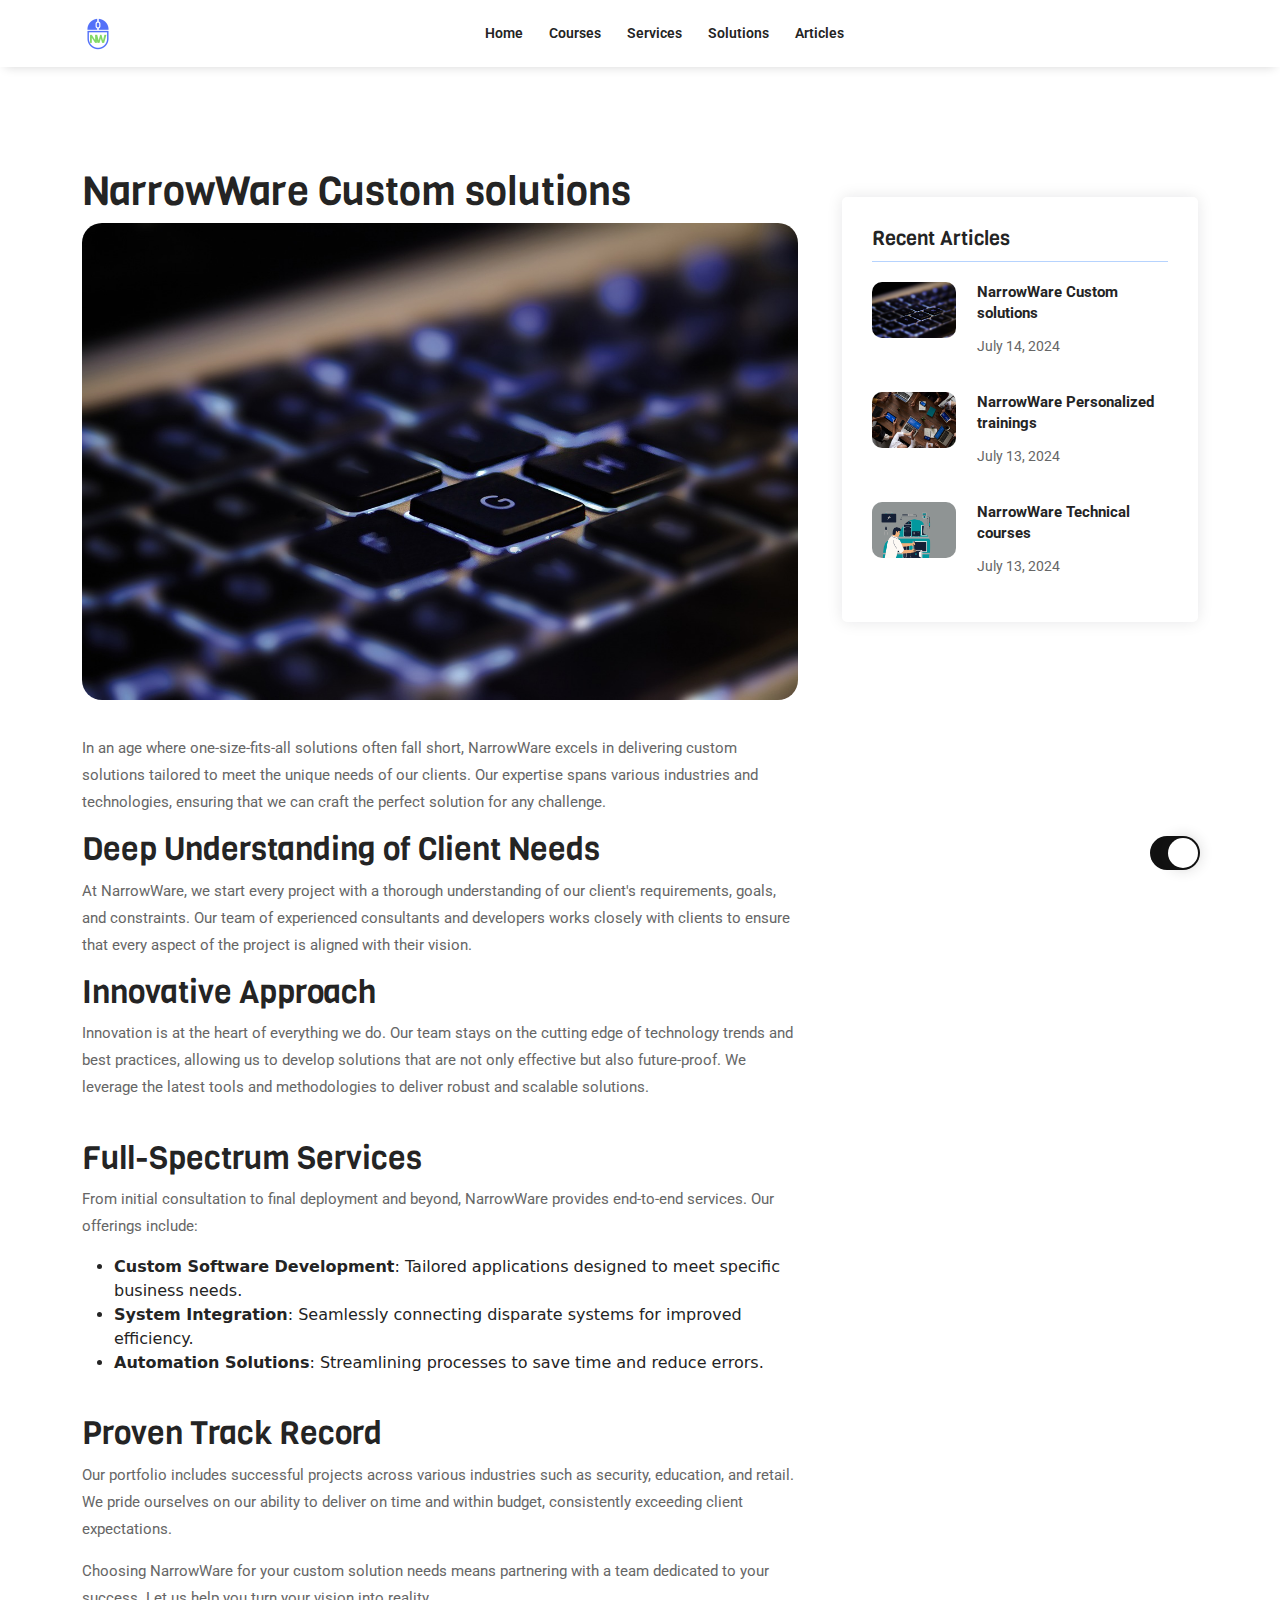
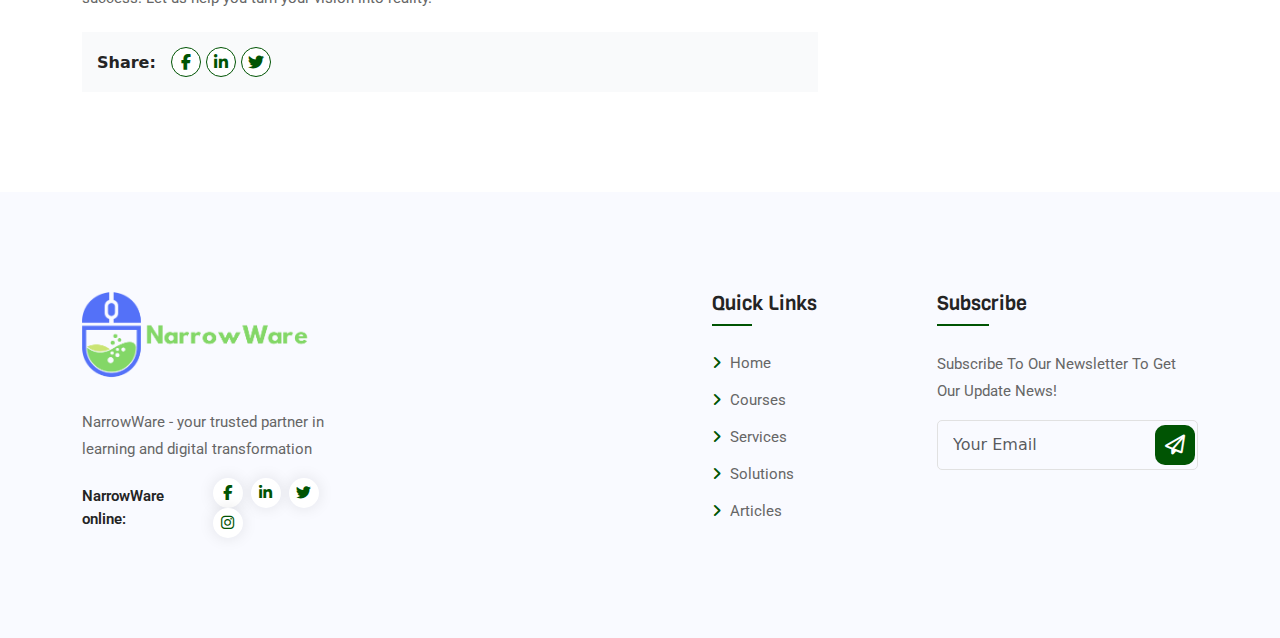
<file: solutions.html>
<!DOCTYPE html>
<html lang="" class="theme-light">

<head>
    <meta charset="UTF-8">
    <meta http-equiv="X-UA-Compatible" content="IE=edge">
    <meta name="viewport" content="width=device-width, initial-scale=1.0">

    <link rel="stylesheet" href="/assets/css/animate.min.css">
    <link rel="stylesheet" href="/assets/css/bootstrap.min.css">
    <link rel="stylesheet" href="/assets/css/fontawsome.min.css">
    <link rel="stylesheet" href="/assets/fonts/flaticon.css">
    <link rel="stylesheet" href="/assets/css/meanmenu.min.css">
    <link rel="stylesheet" href="/assets/css/owl.carousel.min.css">
    <link rel="stylesheet" href="/assets/css/owl.theme.default.min.css">
    <link rel="stylesheet" href="/assets/css/nice-select.min.css">
    <link rel="stylesheet" href="/assets/css/barfiller.min.css">
    <link rel="stylesheet" href="/assets/css/magnific-popup.min.css">
    <link rel="stylesheet" href="/assets/css/odometer.min.css">
    <link rel="stylesheet" href="/assets/css/style.css">
    <link rel="stylesheet" href="/assets/css/dark-mode.css">
    <link rel="stylesheet" href="/assets/css/responsive.css">

    <title>NarrowWare Custom solutions</title>
    <link rel="icon" type="image/png" href="/assets/images/fav-icon.png">
</head>

<body>
    <div class="theme-switcher">
    <label id="switch" class="switch">
        <input type="checkbox" onchange="toggleTheme()" id="slider">
        <span class="slider round"></span>
    </label>
</div>


<div class="header-area header-area-2">
    <div class="navbar-area">
        <div class="main-responsive-nav">
            <div class="container">
                <div class="mobile-nav">
                    <a href="/" class="logo">
                        <img class="main-logo" src="/assets/images/NarrowWare-logo.png" alt="logo" />
                    </a>
                </div>
            </div>
        </div>

        <div class="main-nav">
            <div class="container">
                <nav class="navbar navbar-expand-md navbar-light">
                    <a class="navbar-brand" href="/">
                        <img style="max-height: 2rem; max-width: 2rem" class="black-logo" src="/assets/images/logo.ico" alt="NarrowWare logo" />
                        <img style="max-height: 2rem; max-width: 2rem" class="white-logo" src="/assets/images/logo.ico" alt="NarrowWare logo" />
                    </a>
                    <div class="collapse navbar-collapse mean-menu" id="navbarSupportedContent">
                        <ul class="navbar-nav">
                            <li class="nav-item plus-icon">
                                <a href="/" class="nav-link">Home</a>
                            </li>
                            <li class="nav-item">
                                <a href="/courses" class="nav-link">Courses</a>
                            </li>
                            <li class="nav-item">
                                <a href="/services" class="nav-link">Services</a>
                            </li>
                            <li class="nav-item">
                                <a href="/solutions" class="nav-link">Solutions</a>
                            </li>
                            <li class="nav-item">
                                <a href="/articles" class="nav-link">Articles</a>
                            </li>
                        </ul>
                    </div>
                </nav>
            </div>
        </div>
    </div>
</div>

<div class="blog-details ptb-100">
    <div class="container">
        <div class="row">
            <div class="col-lg-8 col-md-12 col-sm-12 col-12">
                <div class="blog-details-text-area details-text-area pr-20">
                   
                   <h1>NarrowWare Custom solutions</h1>

<p><img src="/assets/images/technology-solution.jpg" alt="Docker Tuesday by Narrowware" /></p>

<p> In an age where one-size-fits-all solutions often fall short, NarrowWare excels in delivering custom solutions tailored to meet the unique needs of our clients. Our expertise spans various industries and technologies, ensuring that we can craft the perfect solution for any challenge. </p>

<h2> Deep Understanding of Client Needs </h2>
<p> At NarrowWare, we start every project with a thorough understanding of our client's requirements, goals, and constraints. Our team of experienced consultants and developers works closely with clients to ensure that every aspect of the project is aligned with their vision.
<br />

<h2>Innovative Approach</h2>
<p>Innovation is at the heart of everything we do. Our team stays on the cutting edge of technology trends and best practices, allowing us to develop solutions that are not only effective but also future-proof. We leverage the latest tools and methodologies to deliver robust and scalable solutions.</p>
<br />

<h2>Full-Spectrum Services</h2>
<p> From initial consultation to final deployment and beyond, NarrowWare provides end-to-end services. Our offerings include:</p>
<ul>
<li><b>Custom Software Development</b>: Tailored applications designed to meet specific business needs. </li>
<li><b>System Integration</b>: Seamlessly connecting disparate systems for improved efficiency.</li>
<li><b>Automation Solutions</b>: Streamlining processes to save time and reduce errors.
</li>
</ul>
<br />

<h2>Proven Track Record</h2>
<p>Our portfolio includes successful projects across various industries such as security, education, and retail. We pride ourselves on our ability to deliver on time and within budget, consistently exceeding client expectations.
<br />
<p>Choosing NarrowWare for your custom solution needs means partnering with a team dedicated to your success. Let us help you turn your vision into reality.
</p></p></p>

                </div>
                <div class="blog-text-footer pr-20">
                   
                    <div class="social-icons">
                        <ul>
                            
                            <li><span>Share:</span></li>
                            <li><a href="https://www.facebook.com/sharer/sharer.php?u=narrowware.com/solutions" target="_blank"><i
                                        class="fab fa-facebook-f"></i></a></li>
                            <li><a href="https://www.linkedin.com/shareArticle?url=narrowware.com/solutions&title=NarrowWare Custom solutions" target="_blank"><i
                                        class="fab fa-linkedin-in"></i></a></li>
                            <li><a href="https://twitter.com/share?url=narrowware.com/solutions&text=NarrowWare Custom solutions" target="_blank"><i class="fab fa-twitter"></i></a></li>
                        </ul>
                    </div>
                </div>

            </div>
            <div class="col-lg-4 col-md-12 col-sm-12 col-12">
                <div class="sidebar-area pt-30">
               
                  
                    <div class="sidebar-card recent-news">
    <h3>Recent Articles</h3>
    
    
    <div class="recent-news-card">
        <img src="/assets/images/technology-solution.jpg" alt="Article image">
        <h5><a href="/solutions">NarrowWare Custom solutions</a></h5>
        <p>July 14, 2024</p>
    </div>
    
    <div class="recent-news-card">
        <img src="/assets/images/personalized-trainings.jpg" alt="Article image">
        <h5><a href="/narrowware-personalized-trainings">NarrowWare Personalized trainings</a></h5>
        <p>July 13, 2024</p>
    </div>
    
    <div class="recent-news-card">
        <img src="/assets/images/technical-education.png" alt="Article image">
        <h5><a href="/narrowware-technical-courses">NarrowWare Technical courses</a></h5>
        <p>July 13, 2024</p>
    </div>
    
</div>
                   
                </div>
            </div>
        </div>
    </div>
</div>

<div class="footer ptb-100 bg-f9faff">
    <div class="container">
        <div class="row">
            <div class="col-lg-3 col-md-6 col-sm-6 col-12">
                <div class="footer-logo-area">
                    <img class="black-logo" src="/assets/images/NarrowWare-logo.png" alt="NarrowWare logo" />
                    <img class="white-logo" src="/assets/images/NarrowWare-logo.png" alt="NarrowWare logo" />
                    <p>NarrowWare - your trusted partner in learning and digital transformation</p>
                    <div class="footer-social-icons">
                        <span>NarrowWare online:</span>
                        <ul>
                            <li><a href="https://www.facebook.com/" target="_blank"><i
                                        class="fab fa-facebook-f"></i></a></li>
                            <li><a href="https://www.linkedin.com/" target="_blank"><i
                                        class="fab fa-linkedin-in"></i></a></li>
                            <li><a href="https://twitter.com/" target="_blank"><i class="fab fa-twitter"></i></a></li>
                            <li><a href="https://www.instagram.com/" target="_blank"><i
                                        class="fab fa-instagram"></i></a></li>
                        </ul>
                    </div>
                </div>
            </div>
            <div class="col-lg-3 col-md-6 col-sm-6 col-12">

            </div>
            <div class="col-lg-3 col-md-6 col-sm-6 col-12">
                <div class="footer-links footer-quick-links">
                    <h3>Quick Links</h3>
                    <ul>
                        <li><a href="/" target="_blank"><i class="fas fa-angle-right"></i>
                                <span>Home</span></a></li>
                        <li><a href="/courses" target="_blank"><i
                                    class="fas fa-angle-right"></i> <span>
                                    Courses</span></a></li>
                        <li><a href="/services" target="_blank"><i class="fas fa-angle-right"></i>
                                <span>Services</span></a></li>
                        <li><a href="/solutions" target="_blank"><i class="fas fa-angle-right"></i> <span>
                                    Solutions</span></a></li>
                        <li><a href="/articles" target="_blank"><i class="fas fa-angle-right"></i> <span>
                                    Articles</span></a></li>
                    </ul>
                </div>
            </div>
            <div class="col-lg-3 col-md-6 col-sm-6 col-12">
                <div class="footer-links footer-newsletter">
                    <h3>Subscribe</h3>
                    <p>Subscribe To Our Newsletter To Get Our Update News!</p>
                    <div class="input-group">
                        <input type="text" class="form-control" placeholder="Your Email">
                        <button class="btn" type="button"><i class="far fa-paper-plane"></i></button>
                    </div>
                </div>
            </div>
        </div>
    </div>
</div>
<div class="go-top">
    <i class="fab fa-airbnb"></i>
</div>

    <script src="/assets/js/jquery.min.js"></script>
    <script src="/assets/js/bootstrap.bundle.min.js"></script>
    <script src="/assets/js/meanmenu.js"></script>
    <script src="/assets/js/owl.carousel.min.js"></script>
    <script src="/assets/js/magnific-popup.min.js"></script>
    <script src="/assets/js/nice-select.min.js"></script>
    <script src="/assets/js/form-validator.min.js"></script>
    <script src="/assets/js/contact-form-script.js"></script>
    <script src="/assets/js/appear.min.js"></script>
    <script src="/assets/js/TweenMax.js"></script>
    <script src="/assets/js/odometer.min.js"></script>
    <script src="/assets/js/barfiller.min.js"></script>
    <script src="/assets/js/custom.js"></script>
</body>

</html>
</file>
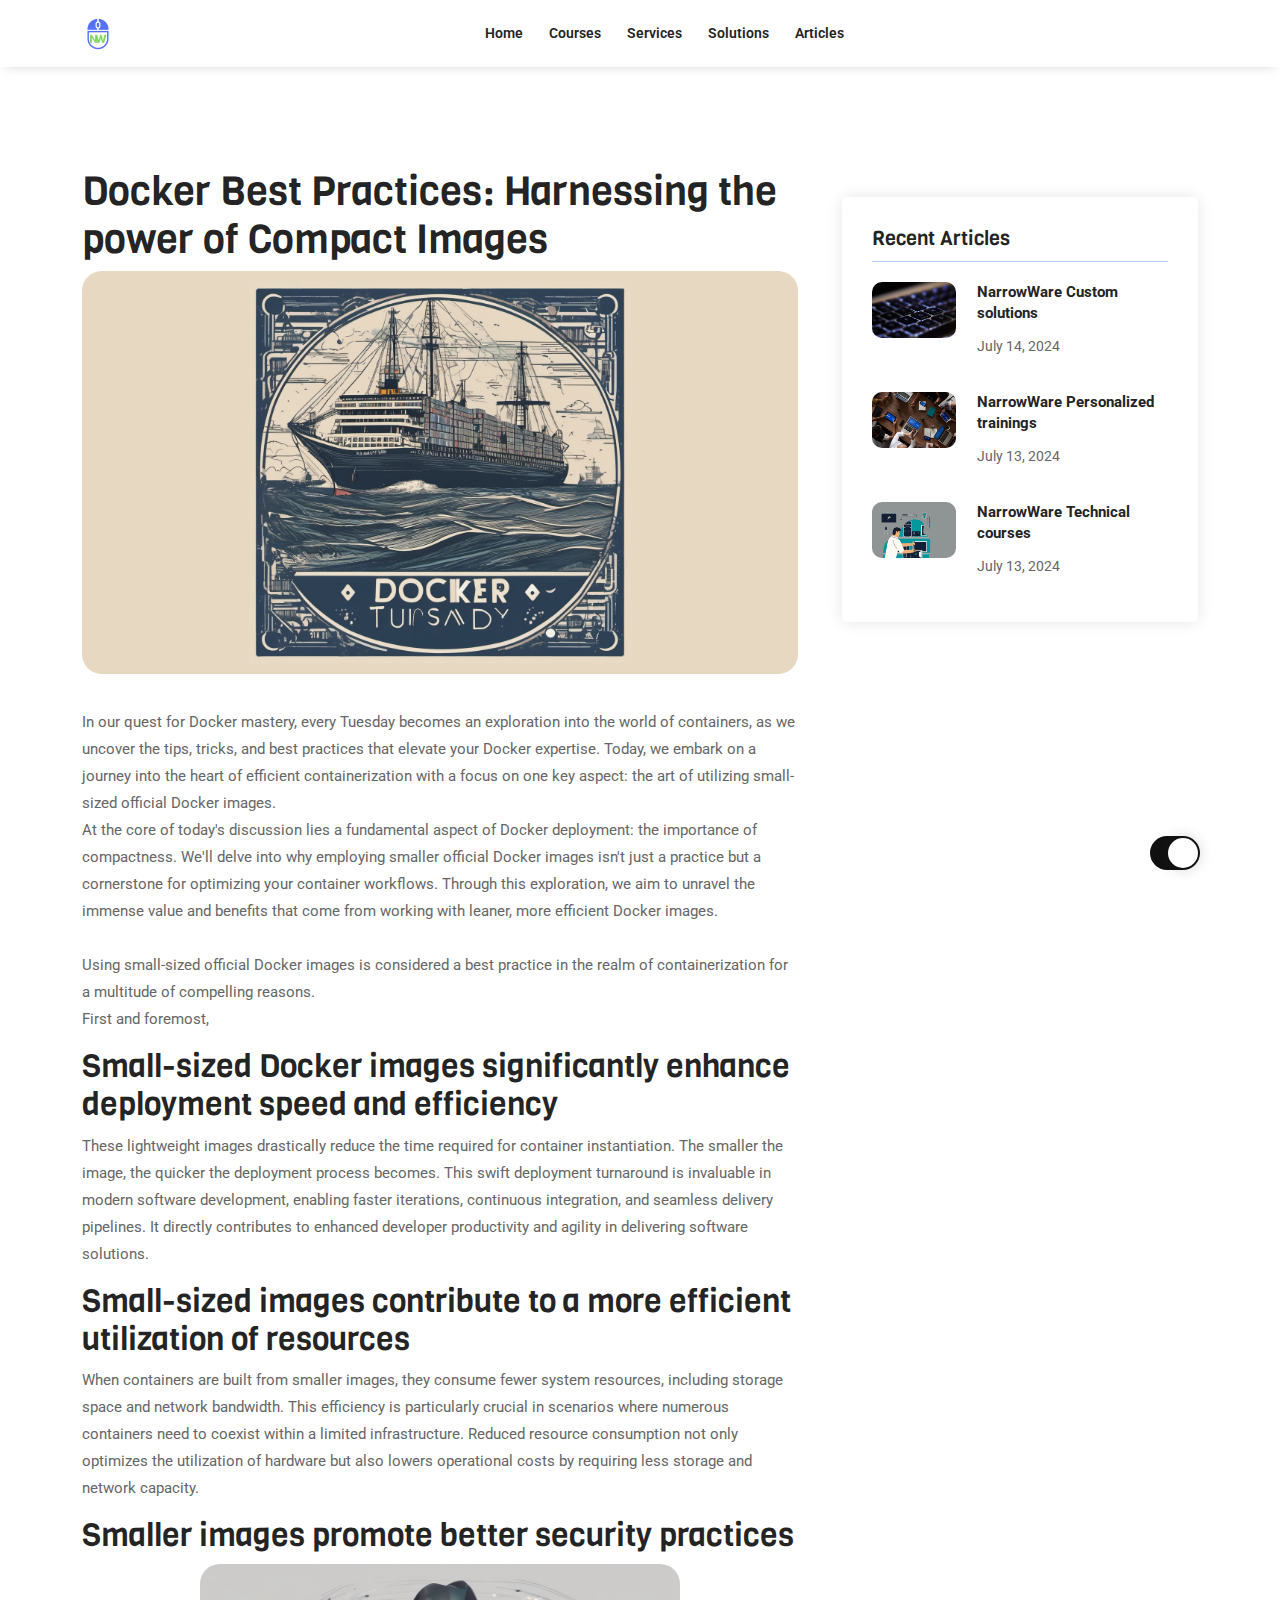
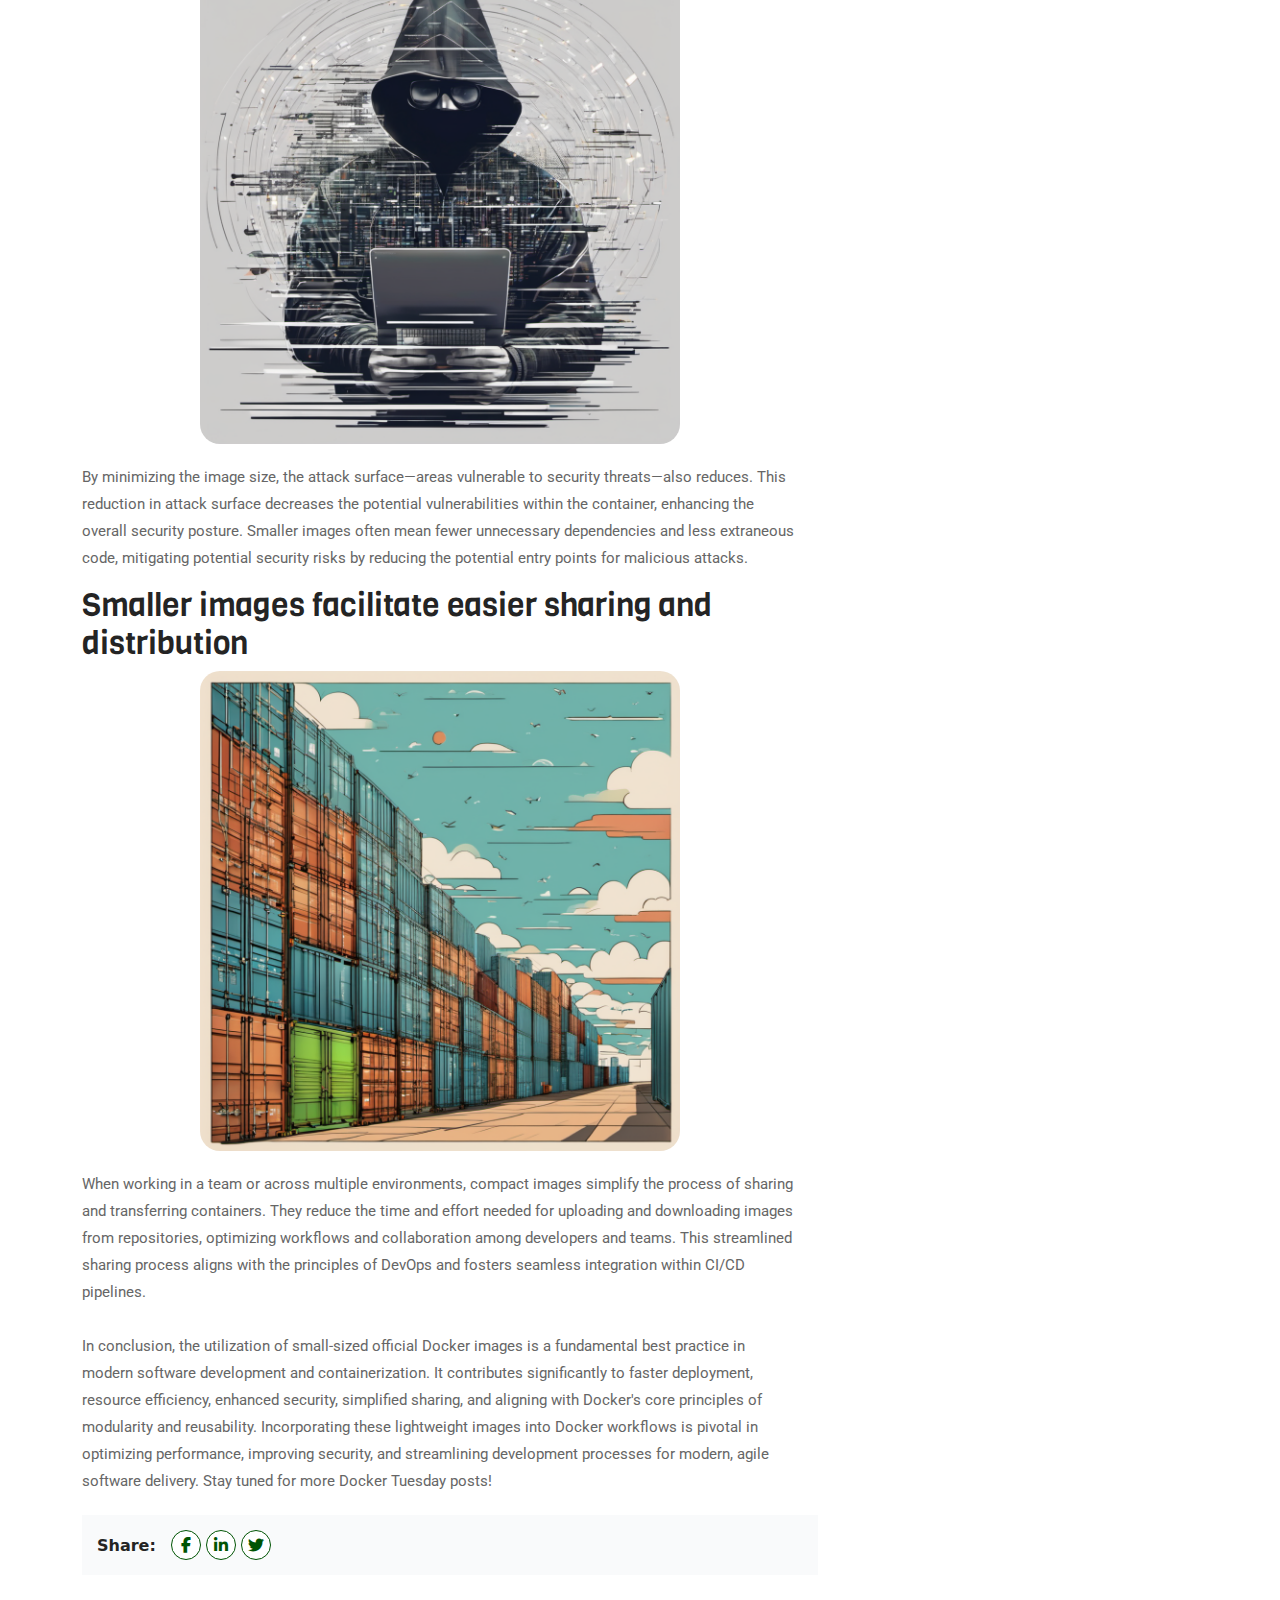
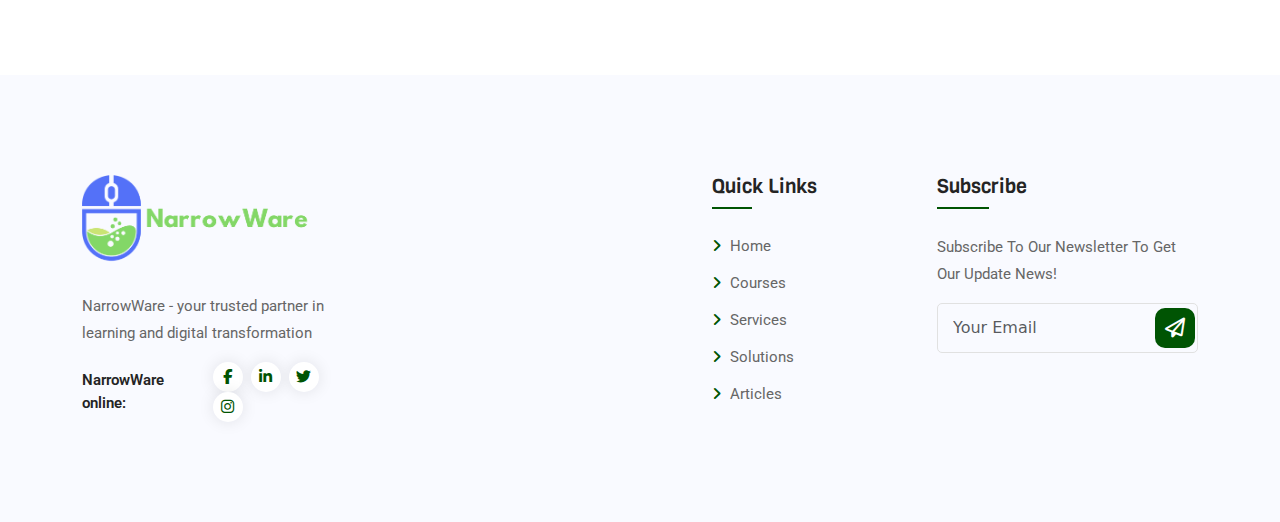
<file: articles/docker-best-practices-harnessing-the-power-of-compact-images.html>
<!DOCTYPE html>
<html lang="" class="theme-light">

<head>
    <meta charset="UTF-8">
    <meta http-equiv="X-UA-Compatible" content="IE=edge">
    <meta name="viewport" content="width=device-width, initial-scale=1.0">

    <link rel="stylesheet" href="/assets/css/animate.min.css">
    <link rel="stylesheet" href="/assets/css/bootstrap.min.css">
    <link rel="stylesheet" href="/assets/css/fontawsome.min.css">
    <link rel="stylesheet" href="/assets/fonts/flaticon.css">
    <link rel="stylesheet" href="/assets/css/meanmenu.min.css">
    <link rel="stylesheet" href="/assets/css/owl.carousel.min.css">
    <link rel="stylesheet" href="/assets/css/owl.theme.default.min.css">
    <link rel="stylesheet" href="/assets/css/nice-select.min.css">
    <link rel="stylesheet" href="/assets/css/barfiller.min.css">
    <link rel="stylesheet" href="/assets/css/magnific-popup.min.css">
    <link rel="stylesheet" href="/assets/css/odometer.min.css">
    <link rel="stylesheet" href="/assets/css/style.css">
    <link rel="stylesheet" href="/assets/css/dark-mode.css">
    <link rel="stylesheet" href="/assets/css/responsive.css">

    <title>Docker Best Practices: Harnessing the power of Compact Images</title>
    <link rel="icon" type="image/png" href="/assets/images/fav-icon.png">
</head>

<body>
    <div class="theme-switcher">
    <label id="switch" class="switch">
        <input type="checkbox" onchange="toggleTheme()" id="slider">
        <span class="slider round"></span>
    </label>
</div>


<div class="header-area header-area-2">
    <div class="navbar-area">
        <div class="main-responsive-nav">
            <div class="container">
                <div class="mobile-nav">
                    <a href="/" class="logo">
                        <img class="main-logo" src="/assets/images/NarrowWare-logo.png" alt="logo" />
                    </a>
                </div>
            </div>
        </div>

        <div class="main-nav">
            <div class="container">
                <nav class="navbar navbar-expand-md navbar-light">
                    <a class="navbar-brand" href="/">
                        <img style="max-height: 2rem; max-width: 2rem" class="black-logo" src="/assets/images/logo.ico" alt="NarrowWare logo" />
                        <img style="max-height: 2rem; max-width: 2rem" class="white-logo" src="/assets/images/logo.ico" alt="NarrowWare logo" />
                    </a>
                    <div class="collapse navbar-collapse mean-menu" id="navbarSupportedContent">
                        <ul class="navbar-nav">
                            <li class="nav-item plus-icon">
                                <a href="/" class="nav-link">Home</a>
                            </li>
                            <li class="nav-item">
                                <a href="/courses" class="nav-link">Courses</a>
                            </li>
                            <li class="nav-item">
                                <a href="/services" class="nav-link">Services</a>
                            </li>
                            <li class="nav-item">
                                <a href="/solutions" class="nav-link">Solutions</a>
                            </li>
                            <li class="nav-item">
                                <a href="/articles" class="nav-link">Articles</a>
                            </li>
                        </ul>
                    </div>
                </nav>
            </div>
        </div>
    </div>
</div>

<div class="blog-details ptb-100">
    <div class="container">
        <div class="row">
            <div class="col-lg-8 col-md-12 col-sm-12 col-12">
                <div class="blog-details-text-area details-text-area pr-20">
                   
                   <h1>Docker Best Practices: Harnessing the power of Compact Images</h1>

<p><img src="/assets/images/docker-tuesday/Docker-tuesday.png" alt="Docker Tuesday by Narrowware" /></p>

<p>In our quest for Docker mastery, every Tuesday becomes an exploration into the world of containers, as we uncover the tips, tricks, and best practices that elevate your Docker expertise. Today, we embark on a journey into the heart of efficient containerization with a focus on one key aspect: the art of utilizing small-sized official Docker images.

<br />

At the core of today's discussion lies a fundamental aspect of Docker deployment: the importance of compactness. We'll delve into why employing smaller official Docker images isn't just a practice but a cornerstone for optimizing your container workflows. Through this exploration, we aim to unravel the immense value and benefits that come from working with leaner, more efficient Docker images.

<br />
<br />

Using small-sized official Docker images is considered a best practice in the realm of containerization for a multitude of compelling reasons.

<br />
First and foremost,
<br />

<h2> Small-sized Docker images significantly enhance deployment speed and efficiency</h2>
<p>These lightweight images drastically reduce the time required for container instantiation. The smaller the image, the quicker the deployment process becomes. This swift deployment turnaround is invaluable in modern software development, enabling faster iterations, continuous integration, and seamless delivery pipelines. It directly contributes to enhanced developer productivity and agility in delivering software solutions.
<br />
<h2> Small-sized images contribute to a more efficient utilization of resources </h2>
<p>  When containers are built from smaller images, they consume fewer system resources, including storage space and network bandwidth. This efficiency is particularly crucial in scenarios where numerous containers need to coexist within a limited infrastructure. Reduced resource consumption not only optimizes the utilization of hardware but also lowers operational costs by requiring less storage and network capacity.
<br />

<h2>Smaller images promote better security practices</h2>
<img class="post-picture" src="/assets/images/docker-tuesday/security-docker.png" alt="Docker image distribution picture" />
<p>By minimizing the image size, the attack surface—areas vulnerable to security threats—also reduces. This reduction in attack surface decreases the potential vulnerabilities within the container, enhancing the overall security posture. Smaller images often mean fewer unnecessary dependencies and less extraneous code, mitigating potential security risks by reducing the potential entry points for malicious attacks.
<br />
<h2>Smaller images facilitate easier sharing and distribution</h2>

<img class="post-picture" src="/assets/images/docker-tuesday/shipping-docker.png" alt="Docker image distribution picture" />
<p>When working in a team or across multiple environments, compact images simplify the process of sharing and transferring containers. They reduce the time and effort needed for uploading and downloading images from repositories, optimizing workflows and collaboration among developers and teams. This streamlined sharing process aligns with the principles of DevOps and fosters seamless integration within CI/CD pipelines.

<br />
<br />

In conclusion, the utilization of small-sized official Docker images is a fundamental best practice in modern software development and containerization. It contributes significantly to faster deployment, resource efficiency, enhanced security, simplified sharing, and aligning with Docker's core principles of modularity and reusability. Incorporating these lightweight images into Docker workflows is pivotal in optimizing performance, improving security, and streamlining development processes for modern, agile software delivery.
Stay tuned for more Docker Tuesday posts!
</p></p></p></p></p>

                </div>
                <div class="blog-text-footer pr-20">
                   
                    <div class="social-icons">
                        <ul>
                            
                            <li><span>Share:</span></li>
                            <li><a href="https://www.facebook.com/sharer/sharer.php?u=narrowware.com/articles/docker-best-practices-harnessing-the-power-of-compact-images" target="_blank"><i
                                        class="fab fa-facebook-f"></i></a></li>
                            <li><a href="https://www.linkedin.com/shareArticle?url=narrowware.com/articles/docker-best-practices-harnessing-the-power-of-compact-images&title=Docker Best Practices: Harnessing the power of Compact Images" target="_blank"><i
                                        class="fab fa-linkedin-in"></i></a></li>
                            <li><a href="https://twitter.com/share?url=narrowware.com/articles/docker-best-practices-harnessing-the-power-of-compact-images&text=Docker Best Practices: Harnessing the power of Compact Images" target="_blank"><i class="fab fa-twitter"></i></a></li>
                        </ul>
                    </div>
                </div>

            </div>
            <div class="col-lg-4 col-md-12 col-sm-12 col-12">
                <div class="sidebar-area pt-30">
               
                  
                    <div class="sidebar-card recent-news">
    <h3>Recent Articles</h3>
    
    
    <div class="recent-news-card">
        <img src="/assets/images/technology-solution.jpg" alt="Article image">
        <h5><a href="/solutions">NarrowWare Custom solutions</a></h5>
        <p>July 14, 2024</p>
    </div>
    
    <div class="recent-news-card">
        <img src="/assets/images/personalized-trainings.jpg" alt="Article image">
        <h5><a href="/narrowware-personalized-trainings">NarrowWare Personalized trainings</a></h5>
        <p>July 13, 2024</p>
    </div>
    
    <div class="recent-news-card">
        <img src="/assets/images/technical-education.png" alt="Article image">
        <h5><a href="/narrowware-technical-courses">NarrowWare Technical courses</a></h5>
        <p>July 13, 2024</p>
    </div>
    
</div>
                   
                </div>
            </div>
        </div>
    </div>
</div>

<div class="footer ptb-100 bg-f9faff">
    <div class="container">
        <div class="row">
            <div class="col-lg-3 col-md-6 col-sm-6 col-12">
                <div class="footer-logo-area">
                    <img class="black-logo" src="/assets/images/NarrowWare-logo.png" alt="NarrowWare logo" />
                    <img class="white-logo" src="/assets/images/NarrowWare-logo.png" alt="NarrowWare logo" />
                    <p>NarrowWare - your trusted partner in learning and digital transformation</p>
                    <div class="footer-social-icons">
                        <span>NarrowWare online:</span>
                        <ul>
                            <li><a href="https://www.facebook.com/" target="_blank"><i
                                        class="fab fa-facebook-f"></i></a></li>
                            <li><a href="https://www.linkedin.com/" target="_blank"><i
                                        class="fab fa-linkedin-in"></i></a></li>
                            <li><a href="https://twitter.com/" target="_blank"><i class="fab fa-twitter"></i></a></li>
                            <li><a href="https://www.instagram.com/" target="_blank"><i
                                        class="fab fa-instagram"></i></a></li>
                        </ul>
                    </div>
                </div>
            </div>
            <div class="col-lg-3 col-md-6 col-sm-6 col-12">

            </div>
            <div class="col-lg-3 col-md-6 col-sm-6 col-12">
                <div class="footer-links footer-quick-links">
                    <h3>Quick Links</h3>
                    <ul>
                        <li><a href="/" target="_blank"><i class="fas fa-angle-right"></i>
                                <span>Home</span></a></li>
                        <li><a href="/courses" target="_blank"><i
                                    class="fas fa-angle-right"></i> <span>
                                    Courses</span></a></li>
                        <li><a href="/services" target="_blank"><i class="fas fa-angle-right"></i>
                                <span>Services</span></a></li>
                        <li><a href="/solutions" target="_blank"><i class="fas fa-angle-right"></i> <span>
                                    Solutions</span></a></li>
                        <li><a href="/articles" target="_blank"><i class="fas fa-angle-right"></i> <span>
                                    Articles</span></a></li>
                    </ul>
                </div>
            </div>
            <div class="col-lg-3 col-md-6 col-sm-6 col-12">
                <div class="footer-links footer-newsletter">
                    <h3>Subscribe</h3>
                    <p>Subscribe To Our Newsletter To Get Our Update News!</p>
                    <div class="input-group">
                        <input type="text" class="form-control" placeholder="Your Email">
                        <button class="btn" type="button"><i class="far fa-paper-plane"></i></button>
                    </div>
                </div>
            </div>
        </div>
    </div>
</div>
<div class="go-top">
    <i class="fab fa-airbnb"></i>
</div>

    <script src="/assets/js/jquery.min.js"></script>
    <script src="/assets/js/bootstrap.bundle.min.js"></script>
    <script src="/assets/js/meanmenu.js"></script>
    <script src="/assets/js/owl.carousel.min.js"></script>
    <script src="/assets/js/magnific-popup.min.js"></script>
    <script src="/assets/js/nice-select.min.js"></script>
    <script src="/assets/js/form-validator.min.js"></script>
    <script src="/assets/js/contact-form-script.js"></script>
    <script src="/assets/js/appear.min.js"></script>
    <script src="/assets/js/TweenMax.js"></script>
    <script src="/assets/js/odometer.min.js"></script>
    <script src="/assets/js/barfiller.min.js"></script>
    <script src="/assets/js/custom.js"></script>
</body>

</html>
</file>
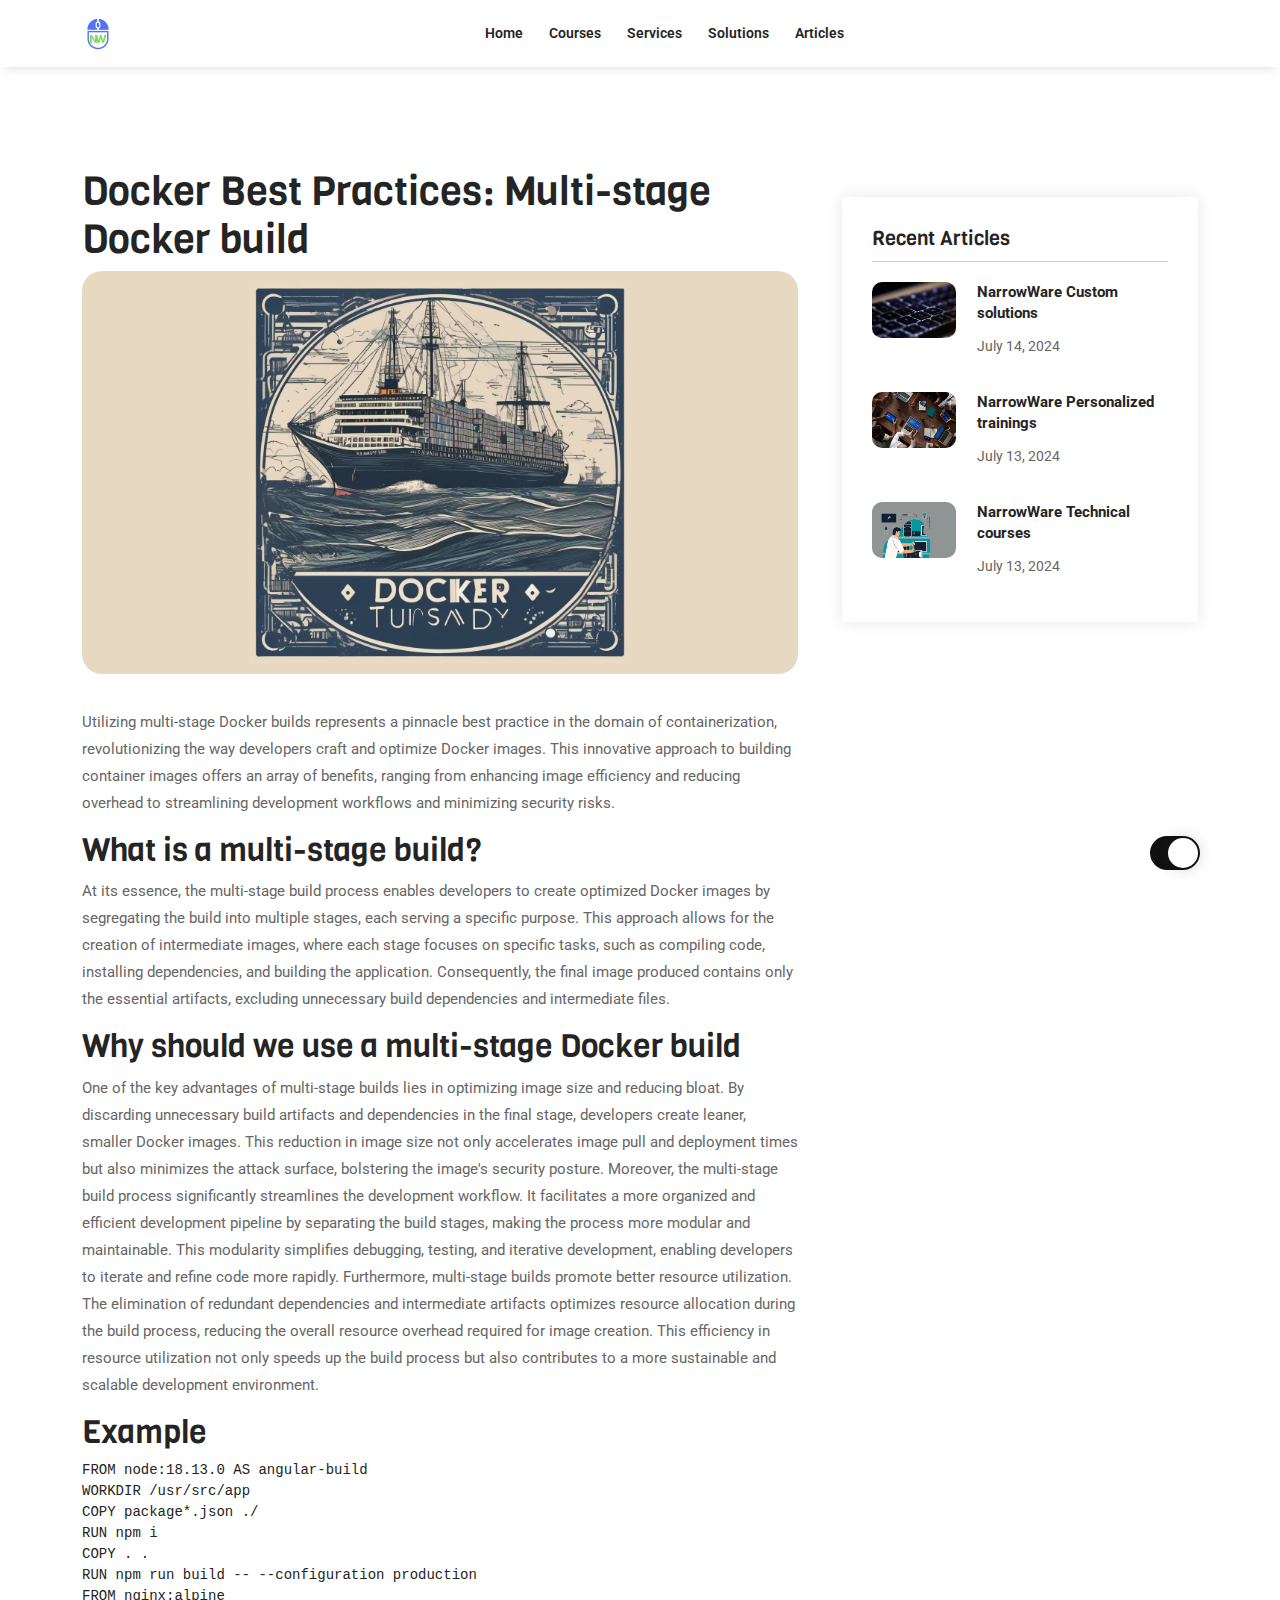
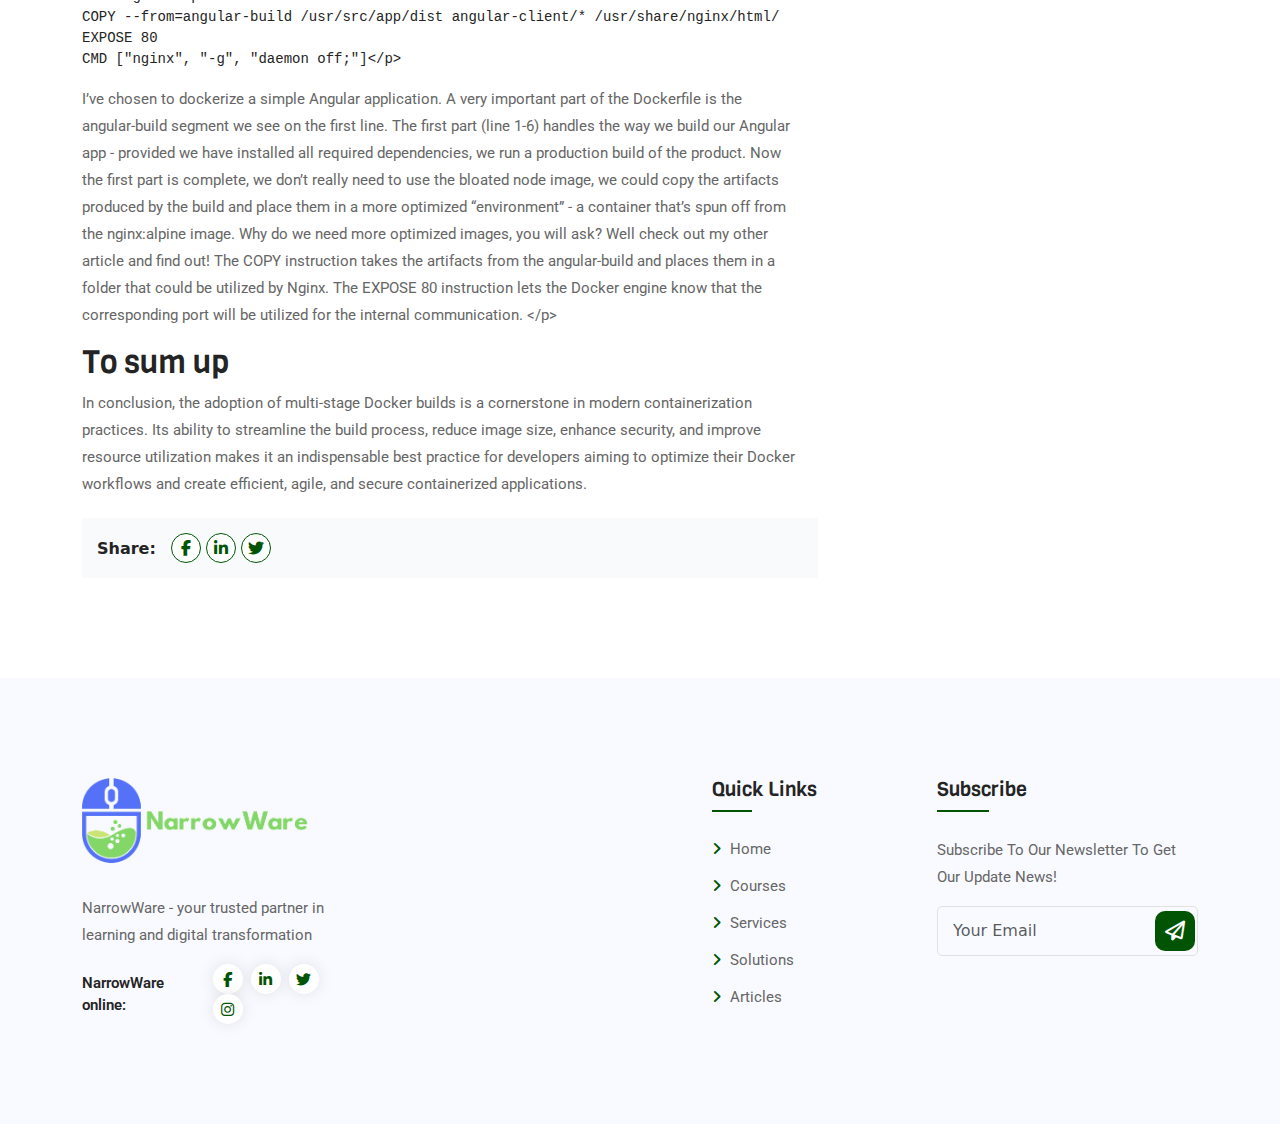
<file: articles/docker-best-practices-multi-stage-docker-build.html>
<!DOCTYPE html>
<html lang="" class="theme-light">

<head>
    <meta charset="UTF-8">
    <meta http-equiv="X-UA-Compatible" content="IE=edge">
    <meta name="viewport" content="width=device-width, initial-scale=1.0">

    <link rel="stylesheet" href="/assets/css/animate.min.css">
    <link rel="stylesheet" href="/assets/css/bootstrap.min.css">
    <link rel="stylesheet" href="/assets/css/fontawsome.min.css">
    <link rel="stylesheet" href="/assets/fonts/flaticon.css">
    <link rel="stylesheet" href="/assets/css/meanmenu.min.css">
    <link rel="stylesheet" href="/assets/css/owl.carousel.min.css">
    <link rel="stylesheet" href="/assets/css/owl.theme.default.min.css">
    <link rel="stylesheet" href="/assets/css/nice-select.min.css">
    <link rel="stylesheet" href="/assets/css/barfiller.min.css">
    <link rel="stylesheet" href="/assets/css/magnific-popup.min.css">
    <link rel="stylesheet" href="/assets/css/odometer.min.css">
    <link rel="stylesheet" href="/assets/css/style.css">
    <link rel="stylesheet" href="/assets/css/dark-mode.css">
    <link rel="stylesheet" href="/assets/css/responsive.css">

    <title>Docker Best Practices: Multi-stage Docker build</title>
    <link rel="icon" type="image/png" href="/assets/images/fav-icon.png">
</head>

<body>
    <div class="theme-switcher">
    <label id="switch" class="switch">
        <input type="checkbox" onchange="toggleTheme()" id="slider">
        <span class="slider round"></span>
    </label>
</div>


<div class="header-area header-area-2">
    <div class="navbar-area">
        <div class="main-responsive-nav">
            <div class="container">
                <div class="mobile-nav">
                    <a href="/" class="logo">
                        <img class="main-logo" src="/assets/images/NarrowWare-logo.png" alt="logo" />
                    </a>
                </div>
            </div>
        </div>

        <div class="main-nav">
            <div class="container">
                <nav class="navbar navbar-expand-md navbar-light">
                    <a class="navbar-brand" href="/">
                        <img style="max-height: 2rem; max-width: 2rem" class="black-logo" src="/assets/images/logo.ico" alt="NarrowWare logo" />
                        <img style="max-height: 2rem; max-width: 2rem" class="white-logo" src="/assets/images/logo.ico" alt="NarrowWare logo" />
                    </a>
                    <div class="collapse navbar-collapse mean-menu" id="navbarSupportedContent">
                        <ul class="navbar-nav">
                            <li class="nav-item plus-icon">
                                <a href="/" class="nav-link">Home</a>
                            </li>
                            <li class="nav-item">
                                <a href="/courses" class="nav-link">Courses</a>
                            </li>
                            <li class="nav-item">
                                <a href="/services" class="nav-link">Services</a>
                            </li>
                            <li class="nav-item">
                                <a href="/solutions" class="nav-link">Solutions</a>
                            </li>
                            <li class="nav-item">
                                <a href="/articles" class="nav-link">Articles</a>
                            </li>
                        </ul>
                    </div>
                </nav>
            </div>
        </div>
    </div>
</div>

<div class="blog-details ptb-100">
    <div class="container">
        <div class="row">
            <div class="col-lg-8 col-md-12 col-sm-12 col-12">
                <div class="blog-details-text-area details-text-area pr-20">
                   
                   <h1>Docker Best Practices: Multi-stage Docker build</h1>

<p><img src="/assets/images/docker-tuesday/Docker-tuesday.png" alt="Docker Tuesday by Narrowware" /></p>

<p>
Utilizing multi-stage Docker builds represents a pinnacle best practice in the domain of containerization, revolutionizing the way developers craft and optimize Docker images. This innovative approach to building container images offers an array of benefits, ranging from enhancing image efficiency and reducing overhead to streamlining development workflows and minimizing security risks.
</p>

<h2> What is a multi-stage build? </h2>
<p> At its essence, the multi-stage build process enables developers to create optimized Docker images by segregating the build into multiple stages, each serving a specific purpose. This approach allows for the creation of intermediate images, where each stage focuses on specific tasks, such as compiling code, installing dependencies, and building the application. Consequently, the final image produced contains only the essential artifacts, excluding unnecessary build dependencies and intermediate files. </p>

<h2>Why should we use a multi-stage Docker build </h2>
<p>One of the key advantages of multi-stage builds lies in optimizing image size and reducing bloat. By discarding unnecessary build artifacts and dependencies in the final stage, developers create leaner, smaller Docker images. This reduction in image size not only accelerates image pull and deployment times but also minimizes the attack surface, bolstering the image's security posture.
Moreover, the multi-stage build process significantly streamlines the development workflow. It facilitates a more organized and efficient development pipeline by separating the build stages, making the process more modular and maintainable. This modularity simplifies debugging, testing, and iterative development, enabling developers to iterate and refine code more rapidly.
Furthermore, multi-stage builds promote better resource utilization. The elimination of redundant dependencies and intermediate artifacts optimizes resource allocation during the build process, reducing the overall resource overhead required for image creation. This efficiency in resource utilization not only speeds up the build process but also contributes to a more sustainable and scalable development environment. </p>

<h2>Example</h2>

<div class="language-plaintext highlighter-rouge"><div class="highlight"><pre class="highlight"><code>FROM node:18.13.0 AS angular-build
WORKDIR /usr/src/app
COPY package*.json ./
RUN npm i
COPY . .
RUN npm run build -- --configuration production
FROM nginx:alpine
COPY --from=angular-build /usr/src/app/dist angular-client/* /usr/share/nginx/html/
EXPOSE 80
CMD ["nginx", "-g", "daemon off;"]&lt;/p&gt;
</code></pre></div></div>

<p>I’ve chosen to dockerize a simple Angular application.
A very important part of the Dockerfile is the angular-build segment we see on the first line.
The first part (line 1-6) handles the way we build our Angular app - provided we have installed all required dependencies, we run a production build of the product.
Now the first part is complete, we don’t really need to use the bloated node image, we could copy the artifacts produced by the build and place them in a more optimized “environment” - a container that’s spun off from the nginx:alpine image. Why do we need more optimized images, you will ask? Well check out my other article and find out!
The COPY instruction takes the artifacts from the angular-build and places them in a folder that could be utilized by Nginx.
The EXPOSE 80 instruction lets the Docker engine know that the corresponding port will be utilized for the internal communication.
&lt;/p&gt;</p>

<h2>To sum up</h2>
<p>In conclusion, the adoption of multi-stage Docker builds is a cornerstone in modern containerization practices. Its ability to streamline the build process, reduce image size, enhance security, and improve resource utilization makes it an indispensable best practice for developers aiming to optimize their Docker workflows and create efficient, agile, and secure containerized applications.</p>

                </div>
                <div class="blog-text-footer pr-20">
                   
                    <div class="social-icons">
                        <ul>
                            
                            <li><span>Share:</span></li>
                            <li><a href="https://www.facebook.com/sharer/sharer.php?u=narrowware.com/articles/docker-best-practices-multi-stage-docker-build" target="_blank"><i
                                        class="fab fa-facebook-f"></i></a></li>
                            <li><a href="https://www.linkedin.com/shareArticle?url=narrowware.com/articles/docker-best-practices-multi-stage-docker-build&title=Docker Best Practices: Multi-stage Docker build" target="_blank"><i
                                        class="fab fa-linkedin-in"></i></a></li>
                            <li><a href="https://twitter.com/share?url=narrowware.com/articles/docker-best-practices-multi-stage-docker-build&text=Docker Best Practices: Multi-stage Docker build" target="_blank"><i class="fab fa-twitter"></i></a></li>
                        </ul>
                    </div>
                </div>

            </div>
            <div class="col-lg-4 col-md-12 col-sm-12 col-12">
                <div class="sidebar-area pt-30">
               
                  
                    <div class="sidebar-card recent-news">
    <h3>Recent Articles</h3>
    
    
    <div class="recent-news-card">
        <img src="/assets/images/technology-solution.jpg" alt="Article image">
        <h5><a href="/solutions">NarrowWare Custom solutions</a></h5>
        <p>July 14, 2024</p>
    </div>
    
    <div class="recent-news-card">
        <img src="/assets/images/personalized-trainings.jpg" alt="Article image">
        <h5><a href="/narrowware-personalized-trainings">NarrowWare Personalized trainings</a></h5>
        <p>July 13, 2024</p>
    </div>
    
    <div class="recent-news-card">
        <img src="/assets/images/technical-education.png" alt="Article image">
        <h5><a href="/narrowware-technical-courses">NarrowWare Technical courses</a></h5>
        <p>July 13, 2024</p>
    </div>
    
</div>
                   
                </div>
            </div>
        </div>
    </div>
</div>

<div class="footer ptb-100 bg-f9faff">
    <div class="container">
        <div class="row">
            <div class="col-lg-3 col-md-6 col-sm-6 col-12">
                <div class="footer-logo-area">
                    <img class="black-logo" src="/assets/images/NarrowWare-logo.png" alt="NarrowWare logo" />
                    <img class="white-logo" src="/assets/images/NarrowWare-logo.png" alt="NarrowWare logo" />
                    <p>NarrowWare - your trusted partner in learning and digital transformation</p>
                    <div class="footer-social-icons">
                        <span>NarrowWare online:</span>
                        <ul>
                            <li><a href="https://www.facebook.com/" target="_blank"><i
                                        class="fab fa-facebook-f"></i></a></li>
                            <li><a href="https://www.linkedin.com/" target="_blank"><i
                                        class="fab fa-linkedin-in"></i></a></li>
                            <li><a href="https://twitter.com/" target="_blank"><i class="fab fa-twitter"></i></a></li>
                            <li><a href="https://www.instagram.com/" target="_blank"><i
                                        class="fab fa-instagram"></i></a></li>
                        </ul>
                    </div>
                </div>
            </div>
            <div class="col-lg-3 col-md-6 col-sm-6 col-12">

            </div>
            <div class="col-lg-3 col-md-6 col-sm-6 col-12">
                <div class="footer-links footer-quick-links">
                    <h3>Quick Links</h3>
                    <ul>
                        <li><a href="/" target="_blank"><i class="fas fa-angle-right"></i>
                                <span>Home</span></a></li>
                        <li><a href="/courses" target="_blank"><i
                                    class="fas fa-angle-right"></i> <span>
                                    Courses</span></a></li>
                        <li><a href="/services" target="_blank"><i class="fas fa-angle-right"></i>
                                <span>Services</span></a></li>
                        <li><a href="/solutions" target="_blank"><i class="fas fa-angle-right"></i> <span>
                                    Solutions</span></a></li>
                        <li><a href="/articles" target="_blank"><i class="fas fa-angle-right"></i> <span>
                                    Articles</span></a></li>
                    </ul>
                </div>
            </div>
            <div class="col-lg-3 col-md-6 col-sm-6 col-12">
                <div class="footer-links footer-newsletter">
                    <h3>Subscribe</h3>
                    <p>Subscribe To Our Newsletter To Get Our Update News!</p>
                    <div class="input-group">
                        <input type="text" class="form-control" placeholder="Your Email">
                        <button class="btn" type="button"><i class="far fa-paper-plane"></i></button>
                    </div>
                </div>
            </div>
        </div>
    </div>
</div>
<div class="go-top">
    <i class="fab fa-airbnb"></i>
</div>

    <script src="/assets/js/jquery.min.js"></script>
    <script src="/assets/js/bootstrap.bundle.min.js"></script>
    <script src="/assets/js/meanmenu.js"></script>
    <script src="/assets/js/owl.carousel.min.js"></script>
    <script src="/assets/js/magnific-popup.min.js"></script>
    <script src="/assets/js/nice-select.min.js"></script>
    <script src="/assets/js/form-validator.min.js"></script>
    <script src="/assets/js/contact-form-script.js"></script>
    <script src="/assets/js/appear.min.js"></script>
    <script src="/assets/js/TweenMax.js"></script>
    <script src="/assets/js/odometer.min.js"></script>
    <script src="/assets/js/barfiller.min.js"></script>
    <script src="/assets/js/custom.js"></script>
</body>

</html>
</file>
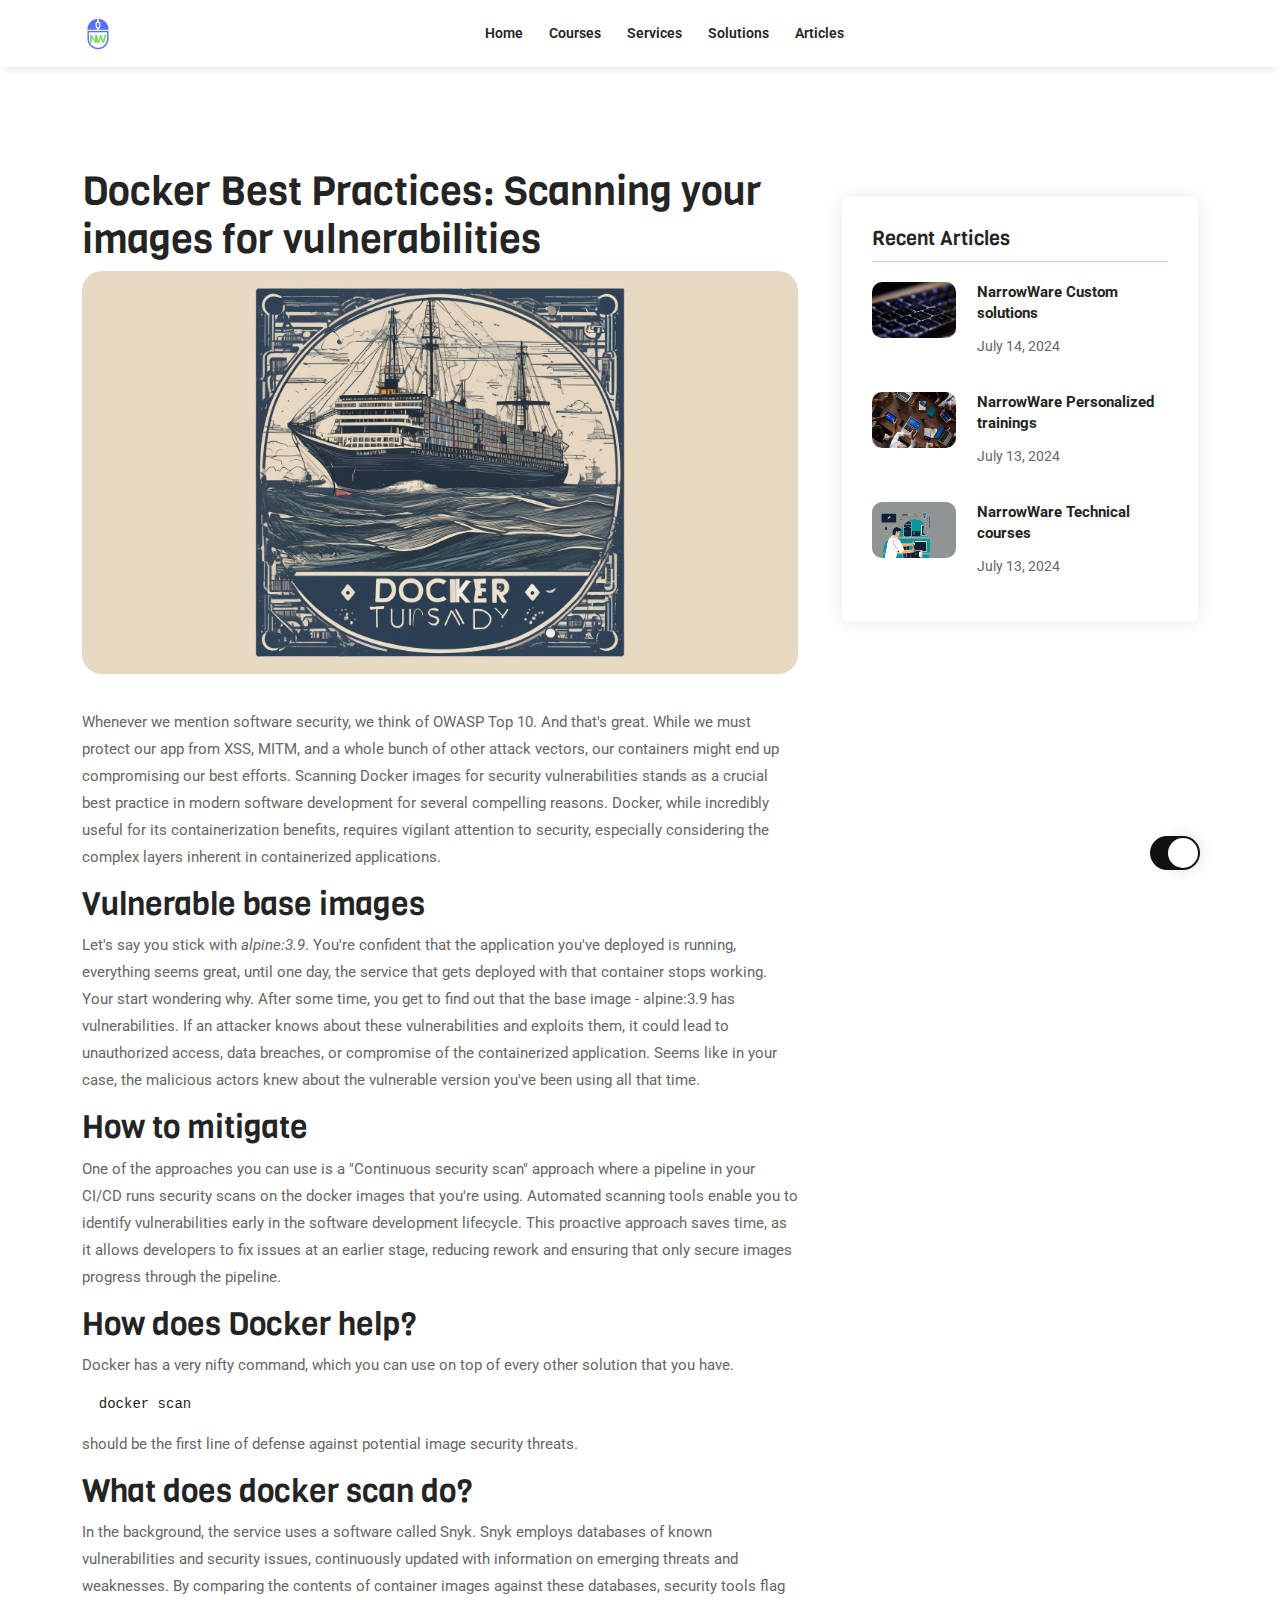
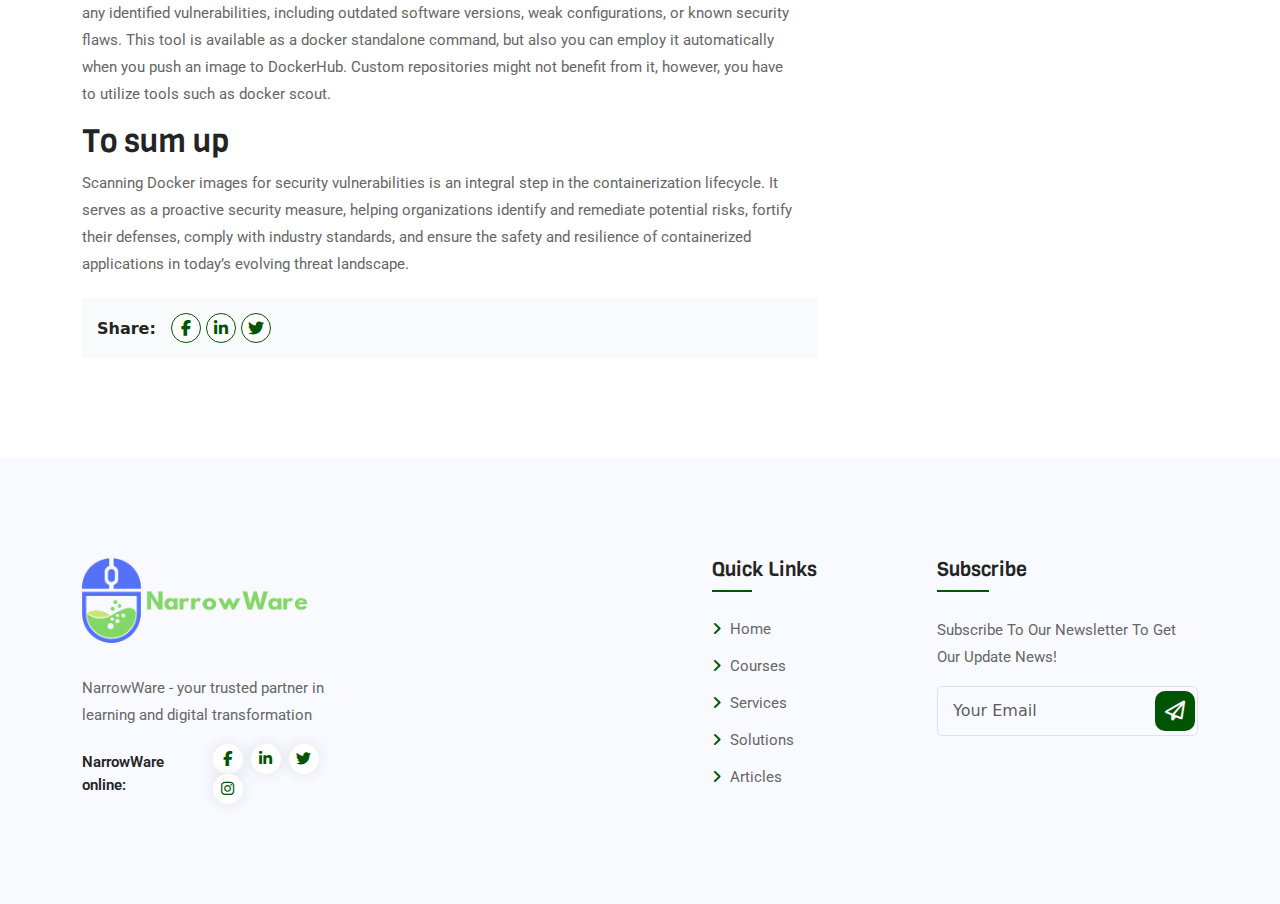
<file: articles/docker-best-practices-scanning-your-images-for-vulnerabilities.html>
<!DOCTYPE html>
<html lang="" class="theme-light">

<head>
    <meta charset="UTF-8">
    <meta http-equiv="X-UA-Compatible" content="IE=edge">
    <meta name="viewport" content="width=device-width, initial-scale=1.0">

    <link rel="stylesheet" href="/assets/css/animate.min.css">
    <link rel="stylesheet" href="/assets/css/bootstrap.min.css">
    <link rel="stylesheet" href="/assets/css/fontawsome.min.css">
    <link rel="stylesheet" href="/assets/fonts/flaticon.css">
    <link rel="stylesheet" href="/assets/css/meanmenu.min.css">
    <link rel="stylesheet" href="/assets/css/owl.carousel.min.css">
    <link rel="stylesheet" href="/assets/css/owl.theme.default.min.css">
    <link rel="stylesheet" href="/assets/css/nice-select.min.css">
    <link rel="stylesheet" href="/assets/css/barfiller.min.css">
    <link rel="stylesheet" href="/assets/css/magnific-popup.min.css">
    <link rel="stylesheet" href="/assets/css/odometer.min.css">
    <link rel="stylesheet" href="/assets/css/style.css">
    <link rel="stylesheet" href="/assets/css/dark-mode.css">
    <link rel="stylesheet" href="/assets/css/responsive.css">

    <title>Docker Best Practices: Scanning your images for vulnerabilities</title>
    <link rel="icon" type="image/png" href="/assets/images/fav-icon.png">
</head>

<body>
    <div class="theme-switcher">
    <label id="switch" class="switch">
        <input type="checkbox" onchange="toggleTheme()" id="slider">
        <span class="slider round"></span>
    </label>
</div>


<div class="header-area header-area-2">
    <div class="navbar-area">
        <div class="main-responsive-nav">
            <div class="container">
                <div class="mobile-nav">
                    <a href="/" class="logo">
                        <img class="main-logo" src="/assets/images/NarrowWare-logo.png" alt="logo" />
                    </a>
                </div>
            </div>
        </div>

        <div class="main-nav">
            <div class="container">
                <nav class="navbar navbar-expand-md navbar-light">
                    <a class="navbar-brand" href="/">
                        <img style="max-height: 2rem; max-width: 2rem" class="black-logo" src="/assets/images/logo.ico" alt="NarrowWare logo" />
                        <img style="max-height: 2rem; max-width: 2rem" class="white-logo" src="/assets/images/logo.ico" alt="NarrowWare logo" />
                    </a>
                    <div class="collapse navbar-collapse mean-menu" id="navbarSupportedContent">
                        <ul class="navbar-nav">
                            <li class="nav-item plus-icon">
                                <a href="/" class="nav-link">Home</a>
                            </li>
                            <li class="nav-item">
                                <a href="/courses" class="nav-link">Courses</a>
                            </li>
                            <li class="nav-item">
                                <a href="/services" class="nav-link">Services</a>
                            </li>
                            <li class="nav-item">
                                <a href="/solutions" class="nav-link">Solutions</a>
                            </li>
                            <li class="nav-item">
                                <a href="/articles" class="nav-link">Articles</a>
                            </li>
                        </ul>
                    </div>
                </nav>
            </div>
        </div>
    </div>
</div>

<div class="blog-details ptb-100">
    <div class="container">
        <div class="row">
            <div class="col-lg-8 col-md-12 col-sm-12 col-12">
                <div class="blog-details-text-area details-text-area pr-20">
                   
                   <h1>Docker Best Practices: Scanning your images for vulnerabilities</h1>

<p><img src="/assets/images/docker-tuesday/Docker-tuesday.png" alt="Docker Tuesday by Narrowware" /></p>

<p>
Whenever we mention software security, we think of OWASP Top 10. And that's great. While we must protect our app from XSS, MITM, and a whole bunch of other attack vectors, our containers might end up compromising our best efforts. 
Scanning Docker images for security vulnerabilities stands as a crucial best practice in modern software development for several compelling reasons. Docker, while incredibly useful for its containerization benefits, requires vigilant attention to security, especially considering the complex layers inherent in containerized applications.
</p>

<h2>Vulnerable base images</h2>
<p> Let's say you stick with <i>alpine:3.9</i>.
You're confident that the application you've deployed is running, everything seems great, until one day, the service that gets deployed with that container stops working. Your start wondering why.
After some time, you get to find out that the base image - alpine:3.9 has vulnerabilities.
If an attacker knows about these vulnerabilities and exploits them, it could lead to unauthorized access, data breaches, or compromise of the containerized application.
Seems like in your case, the malicious actors knew about the vulnerable version you've been using all that time. </p>

<h2>How to mitigate</h2>
<p>One of the approaches you can use is a "Continuous security scan" approach where a pipeline in your CI/CD runs security scans on the docker images that you're using. Automated scanning tools enable you to identify vulnerabilities early in the software development lifecycle. This proactive approach saves time, as it allows developers to fix issues at an earlier stage, reducing rework and ensuring that only secure images progress through the pipeline.</p>

<h2>How does Docker help?</h2>

<p> Docker has a very nifty command, which you can use on top of every other solution that you have.</p>

<div class="language-plaintext highlighter-rouge"><div class="highlight"><pre class="highlight"><code>  docker scan
</code></pre></div></div>

<p>should be the first line of defense against potential image security threats.</p>

<h2>What does docker scan do?</h2>
<p>In the background, the service uses a software called Snyk.
Snyk employs databases of known vulnerabilities and security issues, continuously updated with information on emerging threats and weaknesses. By comparing the contents of container images against these databases, security tools flag any identified vulnerabilities, including outdated software versions, weak configurations, or known security flaws.
This tool is available as a docker standalone command, but also you can employ it automatically when you push an image to DockerHub. Custom repositories might not benefit from it, however, you have to utilize tools such as docker scout.</p>

<h2>To sum up</h2>
<p>Scanning Docker images for security vulnerabilities is an integral step in the containerization lifecycle. It serves as a proactive security measure, helping organizations identify and remediate potential risks, fortify their defenses, comply with industry standards, and ensure the safety and resilience of containerized applications in today’s evolving threat landscape.</p>

                </div>
                <div class="blog-text-footer pr-20">
                   
                    <div class="social-icons">
                        <ul>
                            
                            <li><span>Share:</span></li>
                            <li><a href="https://www.facebook.com/sharer/sharer.php?u=narrowware.com/articles/docker-best-practices-scanning-your-images-for-vulnerabilities" target="_blank"><i
                                        class="fab fa-facebook-f"></i></a></li>
                            <li><a href="https://www.linkedin.com/shareArticle?url=narrowware.com/articles/docker-best-practices-scanning-your-images-for-vulnerabilities&title=Docker Best Practices: Scanning your images for vulnerabilities" target="_blank"><i
                                        class="fab fa-linkedin-in"></i></a></li>
                            <li><a href="https://twitter.com/share?url=narrowware.com/articles/docker-best-practices-scanning-your-images-for-vulnerabilities&text=Docker Best Practices: Scanning your images for vulnerabilities" target="_blank"><i class="fab fa-twitter"></i></a></li>
                        </ul>
                    </div>
                </div>

            </div>
            <div class="col-lg-4 col-md-12 col-sm-12 col-12">
                <div class="sidebar-area pt-30">
               
                  
                    <div class="sidebar-card recent-news">
    <h3>Recent Articles</h3>
    
    
    <div class="recent-news-card">
        <img src="/assets/images/technology-solution.jpg" alt="Article image">
        <h5><a href="/solutions">NarrowWare Custom solutions</a></h5>
        <p>July 14, 2024</p>
    </div>
    
    <div class="recent-news-card">
        <img src="/assets/images/personalized-trainings.jpg" alt="Article image">
        <h5><a href="/narrowware-personalized-trainings">NarrowWare Personalized trainings</a></h5>
        <p>July 13, 2024</p>
    </div>
    
    <div class="recent-news-card">
        <img src="/assets/images/technical-education.png" alt="Article image">
        <h5><a href="/narrowware-technical-courses">NarrowWare Technical courses</a></h5>
        <p>July 13, 2024</p>
    </div>
    
</div>
                   
                </div>
            </div>
        </div>
    </div>
</div>

<div class="footer ptb-100 bg-f9faff">
    <div class="container">
        <div class="row">
            <div class="col-lg-3 col-md-6 col-sm-6 col-12">
                <div class="footer-logo-area">
                    <img class="black-logo" src="/assets/images/NarrowWare-logo.png" alt="NarrowWare logo" />
                    <img class="white-logo" src="/assets/images/NarrowWare-logo.png" alt="NarrowWare logo" />
                    <p>NarrowWare - your trusted partner in learning and digital transformation</p>
                    <div class="footer-social-icons">
                        <span>NarrowWare online:</span>
                        <ul>
                            <li><a href="https://www.facebook.com/" target="_blank"><i
                                        class="fab fa-facebook-f"></i></a></li>
                            <li><a href="https://www.linkedin.com/" target="_blank"><i
                                        class="fab fa-linkedin-in"></i></a></li>
                            <li><a href="https://twitter.com/" target="_blank"><i class="fab fa-twitter"></i></a></li>
                            <li><a href="https://www.instagram.com/" target="_blank"><i
                                        class="fab fa-instagram"></i></a></li>
                        </ul>
                    </div>
                </div>
            </div>
            <div class="col-lg-3 col-md-6 col-sm-6 col-12">

            </div>
            <div class="col-lg-3 col-md-6 col-sm-6 col-12">
                <div class="footer-links footer-quick-links">
                    <h3>Quick Links</h3>
                    <ul>
                        <li><a href="/" target="_blank"><i class="fas fa-angle-right"></i>
                                <span>Home</span></a></li>
                        <li><a href="/courses" target="_blank"><i
                                    class="fas fa-angle-right"></i> <span>
                                    Courses</span></a></li>
                        <li><a href="/services" target="_blank"><i class="fas fa-angle-right"></i>
                                <span>Services</span></a></li>
                        <li><a href="/solutions" target="_blank"><i class="fas fa-angle-right"></i> <span>
                                    Solutions</span></a></li>
                        <li><a href="/articles" target="_blank"><i class="fas fa-angle-right"></i> <span>
                                    Articles</span></a></li>
                    </ul>
                </div>
            </div>
            <div class="col-lg-3 col-md-6 col-sm-6 col-12">
                <div class="footer-links footer-newsletter">
                    <h3>Subscribe</h3>
                    <p>Subscribe To Our Newsletter To Get Our Update News!</p>
                    <div class="input-group">
                        <input type="text" class="form-control" placeholder="Your Email">
                        <button class="btn" type="button"><i class="far fa-paper-plane"></i></button>
                    </div>
                </div>
            </div>
        </div>
    </div>
</div>
<div class="go-top">
    <i class="fab fa-airbnb"></i>
</div>

    <script src="/assets/js/jquery.min.js"></script>
    <script src="/assets/js/bootstrap.bundle.min.js"></script>
    <script src="/assets/js/meanmenu.js"></script>
    <script src="/assets/js/owl.carousel.min.js"></script>
    <script src="/assets/js/magnific-popup.min.js"></script>
    <script src="/assets/js/nice-select.min.js"></script>
    <script src="/assets/js/form-validator.min.js"></script>
    <script src="/assets/js/contact-form-script.js"></script>
    <script src="/assets/js/appear.min.js"></script>
    <script src="/assets/js/TweenMax.js"></script>
    <script src="/assets/js/odometer.min.js"></script>
    <script src="/assets/js/barfiller.min.js"></script>
    <script src="/assets/js/custom.js"></script>
</body>

</html>
</file>
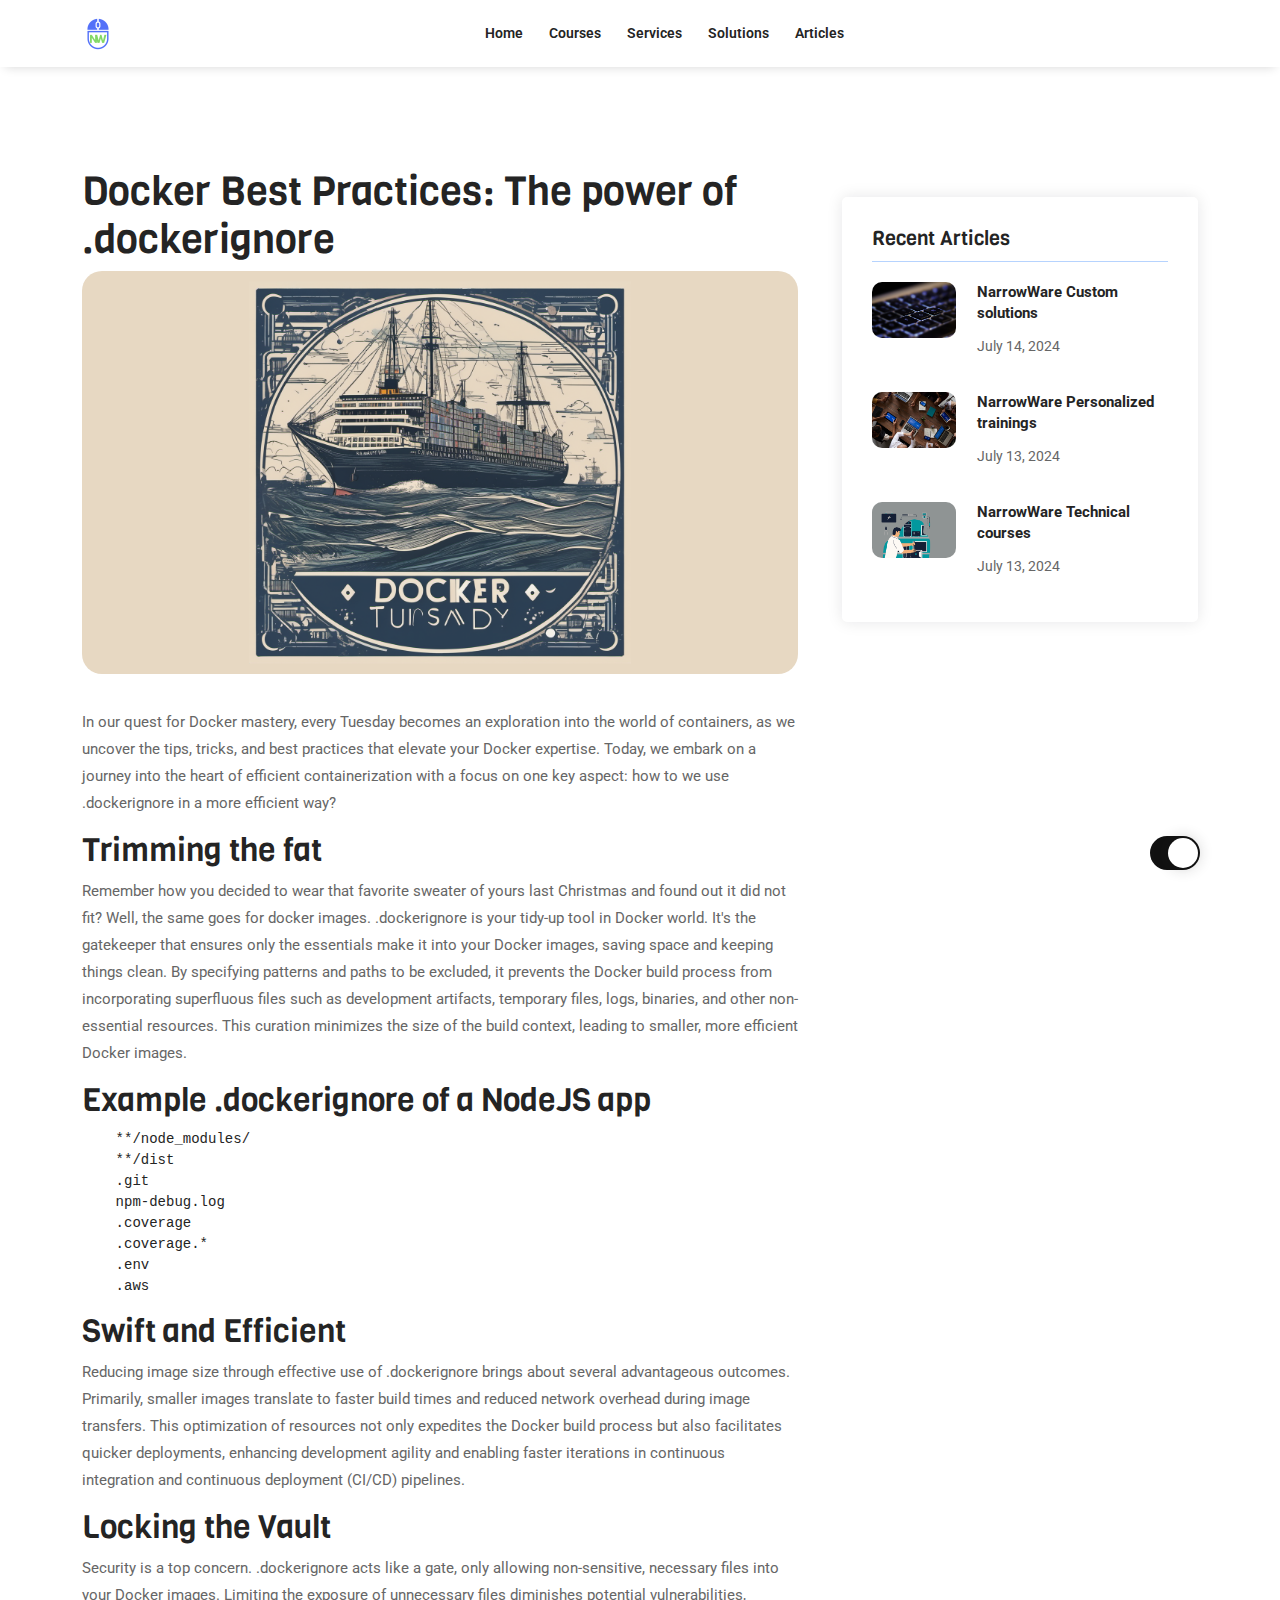
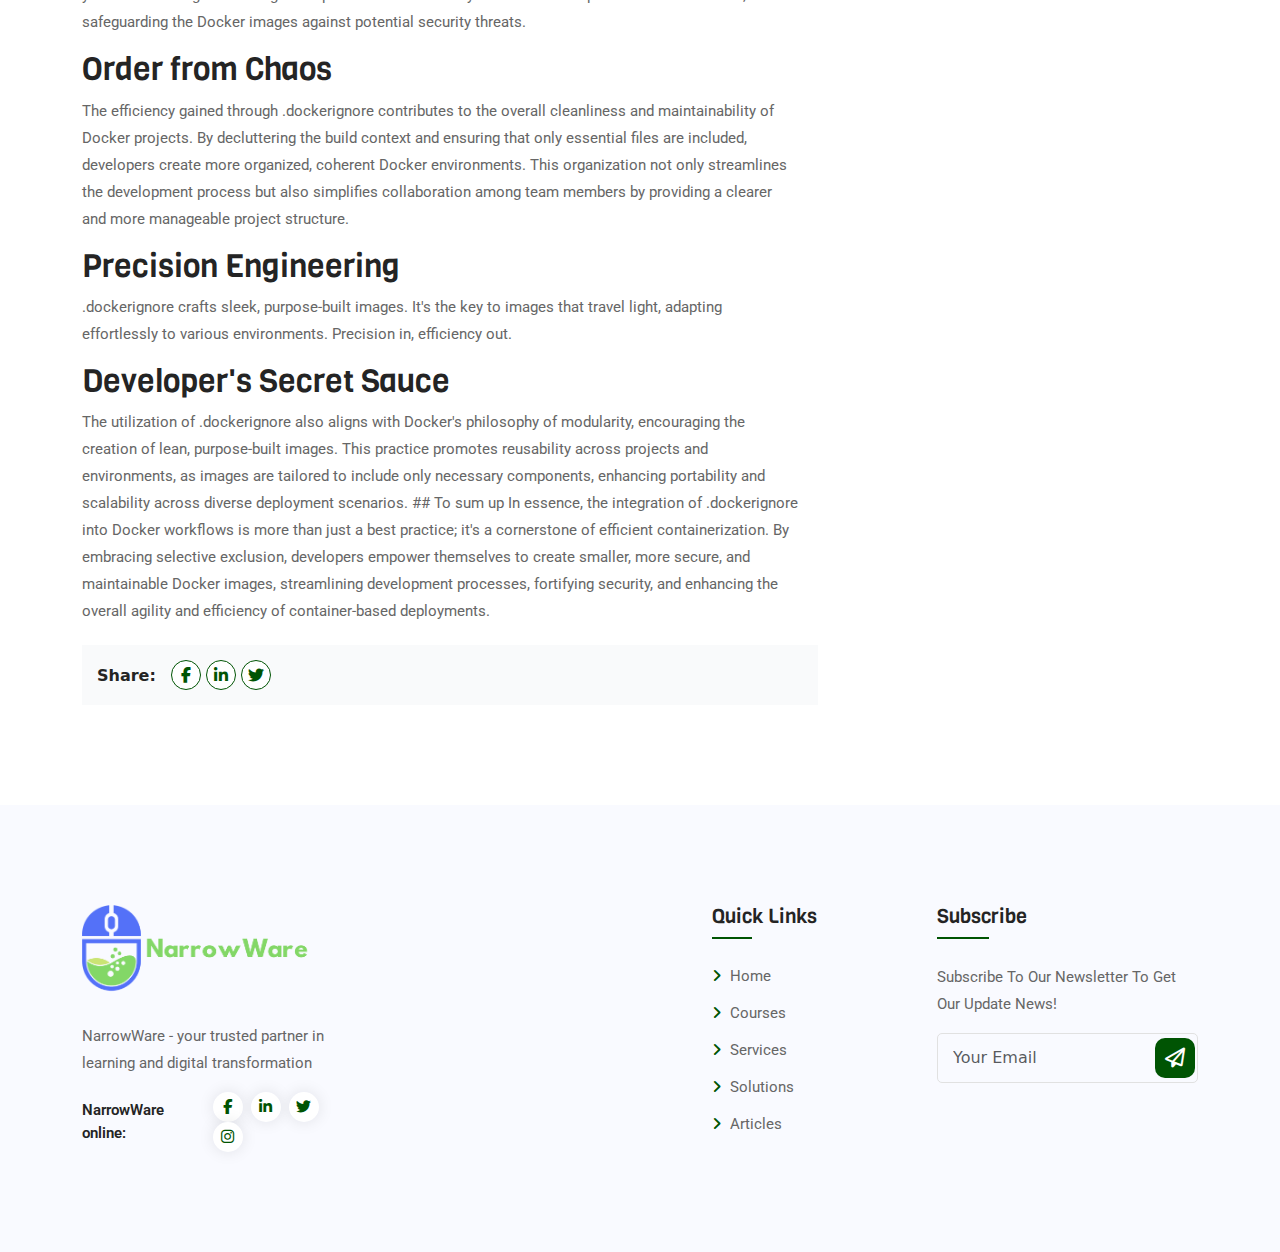
<file: articles/docker-best-practices-the-power-of-dockerignore.html>
<!DOCTYPE html>
<html lang="" class="theme-light">

<head>
    <meta charset="UTF-8">
    <meta http-equiv="X-UA-Compatible" content="IE=edge">
    <meta name="viewport" content="width=device-width, initial-scale=1.0">

    <link rel="stylesheet" href="/assets/css/animate.min.css">
    <link rel="stylesheet" href="/assets/css/bootstrap.min.css">
    <link rel="stylesheet" href="/assets/css/fontawsome.min.css">
    <link rel="stylesheet" href="/assets/fonts/flaticon.css">
    <link rel="stylesheet" href="/assets/css/meanmenu.min.css">
    <link rel="stylesheet" href="/assets/css/owl.carousel.min.css">
    <link rel="stylesheet" href="/assets/css/owl.theme.default.min.css">
    <link rel="stylesheet" href="/assets/css/nice-select.min.css">
    <link rel="stylesheet" href="/assets/css/barfiller.min.css">
    <link rel="stylesheet" href="/assets/css/magnific-popup.min.css">
    <link rel="stylesheet" href="/assets/css/odometer.min.css">
    <link rel="stylesheet" href="/assets/css/style.css">
    <link rel="stylesheet" href="/assets/css/dark-mode.css">
    <link rel="stylesheet" href="/assets/css/responsive.css">

    <title>Docker Best Practices: The power of .dockerignore</title>
    <link rel="icon" type="image/png" href="/assets/images/fav-icon.png">
</head>

<body>
    <div class="theme-switcher">
    <label id="switch" class="switch">
        <input type="checkbox" onchange="toggleTheme()" id="slider">
        <span class="slider round"></span>
    </label>
</div>


<div class="header-area header-area-2">
    <div class="navbar-area">
        <div class="main-responsive-nav">
            <div class="container">
                <div class="mobile-nav">
                    <a href="/" class="logo">
                        <img class="main-logo" src="/assets/images/NarrowWare-logo.png" alt="logo" />
                    </a>
                </div>
            </div>
        </div>

        <div class="main-nav">
            <div class="container">
                <nav class="navbar navbar-expand-md navbar-light">
                    <a class="navbar-brand" href="/">
                        <img style="max-height: 2rem; max-width: 2rem" class="black-logo" src="/assets/images/logo.ico" alt="NarrowWare logo" />
                        <img style="max-height: 2rem; max-width: 2rem" class="white-logo" src="/assets/images/logo.ico" alt="NarrowWare logo" />
                    </a>
                    <div class="collapse navbar-collapse mean-menu" id="navbarSupportedContent">
                        <ul class="navbar-nav">
                            <li class="nav-item plus-icon">
                                <a href="/" class="nav-link">Home</a>
                            </li>
                            <li class="nav-item">
                                <a href="/courses" class="nav-link">Courses</a>
                            </li>
                            <li class="nav-item">
                                <a href="/services" class="nav-link">Services</a>
                            </li>
                            <li class="nav-item">
                                <a href="/solutions" class="nav-link">Solutions</a>
                            </li>
                            <li class="nav-item">
                                <a href="/articles" class="nav-link">Articles</a>
                            </li>
                        </ul>
                    </div>
                </nav>
            </div>
        </div>
    </div>
</div>

<div class="blog-details ptb-100">
    <div class="container">
        <div class="row">
            <div class="col-lg-8 col-md-12 col-sm-12 col-12">
                <div class="blog-details-text-area details-text-area pr-20">
                   
                   <h1>Docker Best Practices: The power of .dockerignore</h1>

<p><img src="/assets/images/docker-tuesday/Docker-tuesday.png" alt="Docker Tuesday by Narrowware" /></p>

<p>
In our quest for Docker mastery, every Tuesday becomes an exploration into the world of containers, as we uncover the tips, tricks, and best practices that elevate your Docker expertise. Today, we embark on a journey into the heart of efficient containerization with a focus on one key aspect: how to we use .dockerignore in a more efficient way?
</p>

<h2> Trimming the fat
</h2>
<p>Remember how you decided to wear that favorite sweater of yours last Christmas and found out it did not fit?
Well, the same goes for docker images.
.dockerignore is your tidy-up tool in Docker world. It's the gatekeeper that ensures only the essentials make it into your Docker images, saving space and keeping things clean. By specifying patterns and paths to be excluded, it prevents the Docker build process from incorporating superfluous files such as development artifacts, temporary files, logs, binaries, and other non-essential resources. This curation minimizes the size of the build context, leading to smaller, more efficient Docker images.</p>

<h2 id="example-dockerignore-of-a-nodejs-app">Example .dockerignore of a NodeJS app</h2>

<div class="language-plaintext highlighter-rouge"><div class="highlight"><pre class="highlight"><code>    **/node_modules/
    **/dist
    .git
    npm-debug.log
    .coverage
    .coverage.*
    .env
    .aws
</code></pre></div></div>

<h2>Swift and Efficient</h2>
<p>Reducing image size through effective use of .dockerignore brings about several advantageous outcomes. Primarily, smaller images translate to faster build times and reduced network overhead during image transfers. This optimization of resources not only expedites the Docker build process but also facilitates quicker deployments, enhancing development agility and enabling faster iterations in continuous integration and continuous deployment (CI/CD) pipelines.


<h2>Locking the Vault
</h2>

<p> Security is a top concern. .dockerignore acts like a gate, only allowing non-sensitive, necessary files into your Docker images. Limiting the exposure of unnecessary files diminishes potential vulnerabilities, safeguarding the Docker images against potential security threats.

<h2> Order from Chaos </h2>

<p>The efficiency gained through .dockerignore contributes to the overall cleanliness and maintainability of Docker projects. By decluttering the build context and ensuring that only essential files are included, developers create more organized, coherent Docker environments. This organization not only streamlines the development process but also simplifies collaboration among team members by providing a clearer and more manageable project structure.


<h2>Precision Engineering </h2>


<p>.dockerignore crafts sleek, purpose-built images. It's the key to images that travel light, adapting effortlessly to various environments. Precision in, efficiency out.

<h2>Developer's Secret Sauce</h2>


<p>The utilization of .dockerignore also aligns with Docker's philosophy of modularity, encouraging the creation of lean, purpose-built images. This practice promotes reusability across projects and environments, as images are tailored to include only necessary components, enhancing portability and scalability across diverse deployment scenarios.



## To sum up

In essence, the integration of .dockerignore into Docker workflows is more than just a best practice; it's a cornerstone of efficient containerization. By embracing selective exclusion, developers empower themselves to create smaller, more secure, and maintainable Docker images, streamlining development processes, fortifying security, and enhancing the overall agility and efficiency of container-based deployments.
</p></p></p></p></p>

                </div>
                <div class="blog-text-footer pr-20">
                   
                    <div class="social-icons">
                        <ul>
                            
                            <li><span>Share:</span></li>
                            <li><a href="https://www.facebook.com/sharer/sharer.php?u=narrowware.com/articles/docker-best-practices-the-power-of-dockerignore" target="_blank"><i
                                        class="fab fa-facebook-f"></i></a></li>
                            <li><a href="https://www.linkedin.com/shareArticle?url=narrowware.com/articles/docker-best-practices-the-power-of-dockerignore&title=Docker Best Practices: The power of .dockerignore" target="_blank"><i
                                        class="fab fa-linkedin-in"></i></a></li>
                            <li><a href="https://twitter.com/share?url=narrowware.com/articles/docker-best-practices-the-power-of-dockerignore&text=Docker Best Practices: The power of .dockerignore" target="_blank"><i class="fab fa-twitter"></i></a></li>
                        </ul>
                    </div>
                </div>

            </div>
            <div class="col-lg-4 col-md-12 col-sm-12 col-12">
                <div class="sidebar-area pt-30">
               
                  
                    <div class="sidebar-card recent-news">
    <h3>Recent Articles</h3>
    
    
    <div class="recent-news-card">
        <img src="/assets/images/technology-solution.jpg" alt="Article image">
        <h5><a href="/solutions">NarrowWare Custom solutions</a></h5>
        <p>July 14, 2024</p>
    </div>
    
    <div class="recent-news-card">
        <img src="/assets/images/personalized-trainings.jpg" alt="Article image">
        <h5><a href="/narrowware-personalized-trainings">NarrowWare Personalized trainings</a></h5>
        <p>July 13, 2024</p>
    </div>
    
    <div class="recent-news-card">
        <img src="/assets/images/technical-education.png" alt="Article image">
        <h5><a href="/narrowware-technical-courses">NarrowWare Technical courses</a></h5>
        <p>July 13, 2024</p>
    </div>
    
</div>
                   
                </div>
            </div>
        </div>
    </div>
</div>

<div class="footer ptb-100 bg-f9faff">
    <div class="container">
        <div class="row">
            <div class="col-lg-3 col-md-6 col-sm-6 col-12">
                <div class="footer-logo-area">
                    <img class="black-logo" src="/assets/images/NarrowWare-logo.png" alt="NarrowWare logo" />
                    <img class="white-logo" src="/assets/images/NarrowWare-logo.png" alt="NarrowWare logo" />
                    <p>NarrowWare - your trusted partner in learning and digital transformation</p>
                    <div class="footer-social-icons">
                        <span>NarrowWare online:</span>
                        <ul>
                            <li><a href="https://www.facebook.com/" target="_blank"><i
                                        class="fab fa-facebook-f"></i></a></li>
                            <li><a href="https://www.linkedin.com/" target="_blank"><i
                                        class="fab fa-linkedin-in"></i></a></li>
                            <li><a href="https://twitter.com/" target="_blank"><i class="fab fa-twitter"></i></a></li>
                            <li><a href="https://www.instagram.com/" target="_blank"><i
                                        class="fab fa-instagram"></i></a></li>
                        </ul>
                    </div>
                </div>
            </div>
            <div class="col-lg-3 col-md-6 col-sm-6 col-12">

            </div>
            <div class="col-lg-3 col-md-6 col-sm-6 col-12">
                <div class="footer-links footer-quick-links">
                    <h3>Quick Links</h3>
                    <ul>
                        <li><a href="/" target="_blank"><i class="fas fa-angle-right"></i>
                                <span>Home</span></a></li>
                        <li><a href="/courses" target="_blank"><i
                                    class="fas fa-angle-right"></i> <span>
                                    Courses</span></a></li>
                        <li><a href="/services" target="_blank"><i class="fas fa-angle-right"></i>
                                <span>Services</span></a></li>
                        <li><a href="/solutions" target="_blank"><i class="fas fa-angle-right"></i> <span>
                                    Solutions</span></a></li>
                        <li><a href="/articles" target="_blank"><i class="fas fa-angle-right"></i> <span>
                                    Articles</span></a></li>
                    </ul>
                </div>
            </div>
            <div class="col-lg-3 col-md-6 col-sm-6 col-12">
                <div class="footer-links footer-newsletter">
                    <h3>Subscribe</h3>
                    <p>Subscribe To Our Newsletter To Get Our Update News!</p>
                    <div class="input-group">
                        <input type="text" class="form-control" placeholder="Your Email">
                        <button class="btn" type="button"><i class="far fa-paper-plane"></i></button>
                    </div>
                </div>
            </div>
        </div>
    </div>
</div>
<div class="go-top">
    <i class="fab fa-airbnb"></i>
</div>

    <script src="/assets/js/jquery.min.js"></script>
    <script src="/assets/js/bootstrap.bundle.min.js"></script>
    <script src="/assets/js/meanmenu.js"></script>
    <script src="/assets/js/owl.carousel.min.js"></script>
    <script src="/assets/js/magnific-popup.min.js"></script>
    <script src="/assets/js/nice-select.min.js"></script>
    <script src="/assets/js/form-validator.min.js"></script>
    <script src="/assets/js/contact-form-script.js"></script>
    <script src="/assets/js/appear.min.js"></script>
    <script src="/assets/js/TweenMax.js"></script>
    <script src="/assets/js/odometer.min.js"></script>
    <script src="/assets/js/barfiller.min.js"></script>
    <script src="/assets/js/custom.js"></script>
</body>

</html>
</file>
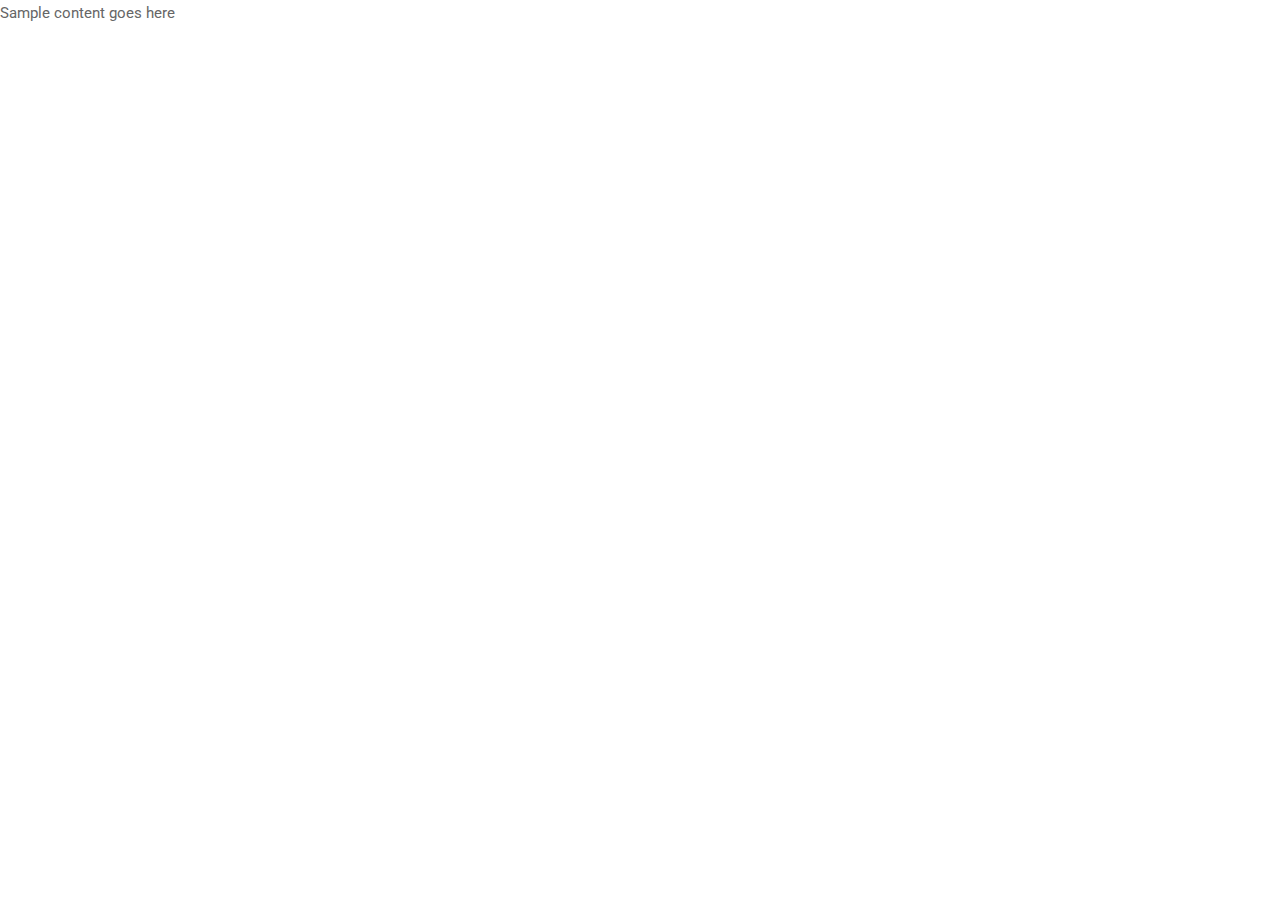
<file: services/exampleService.html>
<!DOCTYPE html>
<html lang="" class="theme-light">

<head>
    <meta charset="UTF-8">
    <meta http-equiv="X-UA-Compatible" content="IE=edge">
    <meta name="viewport" content="width=device-width, initial-scale=1.0">

    <link rel="stylesheet" href="/assets/css/animate.min.css">
    <link rel="stylesheet" href="/assets/css/bootstrap.min.css">
    <link rel="stylesheet" href="/assets/css/fontawsome.min.css">
    <link rel="stylesheet" href="/assets/fonts/flaticon.css">
    <link rel="stylesheet" href="/assets/css/meanmenu.min.css">
    <link rel="stylesheet" href="/assets/css/owl.carousel.min.css">
    <link rel="stylesheet" href="/assets/css/owl.theme.default.min.css">
    <link rel="stylesheet" href="/assets/css/nice-select.min.css">
    <link rel="stylesheet" href="/assets/css/barfiller.min.css">
    <link rel="stylesheet" href="/assets/css/magnific-popup.min.css">
    <link rel="stylesheet" href="/assets/css/odometer.min.css">
    <link rel="stylesheet" href="/assets/css/style.css">
    <link rel="stylesheet" href="/assets/css/dark-mode.css">
    <link rel="stylesheet" href="/assets/css/responsive.css">

    <title>ExampleService one</title>
    <link rel="icon" type="image/png" href="/assets/images/fav-icon.png">
</head>

<body>
    <p> Sample content goes here
</p>


    <script src="/assets/js/jquery.min.js"></script>
    <script src="/assets/js/bootstrap.bundle.min.js"></script>
    <script src="/assets/js/meanmenu.js"></script>
    <script src="/assets/js/owl.carousel.min.js"></script>
    <script src="/assets/js/magnific-popup.min.js"></script>
    <script src="/assets/js/nice-select.min.js"></script>
    <script src="/assets/js/form-validator.min.js"></script>
    <script src="/assets/js/contact-form-script.js"></script>
    <script src="/assets/js/appear.min.js"></script>
    <script src="/assets/js/TweenMax.js"></script>
    <script src="/assets/js/odometer.min.js"></script>
    <script src="/assets/js/barfiller.min.js"></script>
    <script src="/assets/js/custom.js"></script>
</body>

</html>
</file>
<file: assets/fonts/flaticon.css>
@font-face{font-family:flaticon;src:url(flaticond99e.ttf?8329fcb92a23fe85d31a47db4c583ce0) format("truetype"),url(flaticond99e.woff?8329fcb92a23fe85d31a47db4c583ce0) format("woff"),url(flaticond99e.woff2?8329fcb92a23fe85d31a47db4c583ce0) format("woff2"),url(flaticond99e.eot?8329fcb92a23fe85d31a47db4c583ce0#iefix) format("embedded-opentype"),url(flaticond99e.svg?8329fcb92a23fe85d31a47db4c583ce0#flaticon) format("svg")}i[class^=flaticon-]:before,i[class*=" flaticon-"]:before{font-family:flaticon!important;font-style:normal;font-weight:400!important;font-variant:normal;text-transform:none;line-height:1;-webkit-font-smoothing:antialiased;-moz-osx-font-smoothing:grayscale}.flaticon-content:before{content:"\f101"}.flaticon-pie-chart:before{content:"\f102"}.flaticon-customer:before{content:"\f103"}.flaticon-idea:before{content:"\f104"}.flaticon-update:before{content:"\f105"}.flaticon-avatar:before{content:"\f106"}.flaticon-lamp:before{content:"\f107"}.flaticon-settings:before{content:"\f108"}.flaticon-play:before{content:"\f109"}.flaticon-whatsapp:before{content:"\f10a"}.flaticon-snapchat:before{content:"\f10b"}.flaticon-twitter:before{content:"\f10c"}.flaticon-security:before{content:"\f10d"}.flaticon-bell:before{content:"\f10e"}.flaticon-driver-license-1:before{content:"\f10f"}.flaticon-cloud-computing:before{content:"\f110"}
</file>
<file: assets/css/style.css>
@import "https://fonts.googleapis.com/css2?family=Viga&amp;display=swap";
@import "https://fonts.googleapis.com/css2?family=Roboto:ital,wght@0,100;0,300;0,400;0,500;0,700;0,900;1,100;1,300;1,400;1,500;1,700;1,900&amp;display=swap";
:root {
    --fontFamily: "Viga", sans-serif;
    --fontFamily2: "Roboto", sans-serif;
    --mainColor: #005403;
    --deepBlue: #342fc6;
    --deeperBlue: #171559;
    --whiteColor: #ffffff;
    --blackColor: #242424;
    --thirdColor: #ff414b;
    --secondColor: #2e2f46;
    --lightBackgroundColor: #f4f4f4;
    --fix-whiteColor: #ffffff;
    --fix-blackColor: #242424;
    --paragraphColor: #666666;
    --backgroundColor: #ebebeb;
    --thirdColorShadow: #ffeced;
    --transparentColor: #fcebe5;
    --fontSize: 15px;
    --boxShadow: rgba(17, 17, 26, 0.1) 0px 0px 16px;
    --transition: 0.5s;
    --card-title-fontSize: 20px;
}
body {
    margin: 0;
    padding: 0;
    box-sizing: border-box;
    background-color: var(--whiteColor);
}
h1,
h2,
h3,
h4 {
    font-family: var(--fontFamily);
}
h5,
h6 {
    font-family: var(--fontFamily2);
}
a {
    transition: var(--transition);
    color: var(--blackColor);
    text-decoration: none;
    outline: 0 !important;
}
a:hover {
    color: var(--mainColor);
    text-decoration: none;
}
:focus {
    outline: 0 !important;
    box-shadow: none !important;
}
img {
    max-width: 100%;
    height: auto;
}
p {
    font-size: var(--fontSize);
    font-family: var(--fontFamily2);
    margin-bottom: 15px;
    color: var(--paragraphColor);
    line-height: 1.8;
}
p:last-child {
    margin-bottom: 0;
}
.ptb-100 {
    padding-top: 100px;
    padding-bottom: 100px;
}
.pt-100 {
    padding-top: 100px;
}
.pb-100 {
    padding-bottom: 100px;
}
.ptb-70 {
    padding-top: 70px;
    padding-bottom: 70px;
}
.pt-70 {
    padding-top: 70px;
}
.pb-70 {
    padding-bottom: 70px;
}
.pt-30 {
    padding-top: 0;
}
.pl-20 {
    padding-left: 20px;
}
.pr-20 {
    padding-right: 20px;
}
.mt-30 {
    margin-top: 30px;
}
.section-content {
    margin-top: 10px;
}
.sticky {
    position: fixed !important;
    top: 0;
    left: 0;
    width: 100%;
    background-color: var(--whiteColor) !important;
    z-index: 99999;
    padding: 0;
    transition: 0.5s ease-in-out;
    box-shadow: 0 2px 28px 0 rgba(0, 0, 0, 0.09);
    animation: 500ms ease-in-out 0s normal none 1 running fadeInDown;
}
.bg-f9faff {
    background-color: #f9faff;
}
.bg-mainColor {
    background-color: var(--mainColor);
}
.bg-000000 {
    background-color: #00000d;
}
.rs {
    margin-top: -10px;
}
.topbar {
    font-family: var(--fontFamily2);
    padding: 10px 0;
    position: relative;
    z-index: 9;
}
.topbar-left-side ul {
    margin: 0;
    padding: 0;
    list-style: none;
}
.topbar-left-side ul li {
    font-size: 14px;
    margin-right: 15px;
    display: inline-block;
    color: #eee;
}
.topbar-left-side ul li a {
    color: #eee;
}
.topbar-left-side ul li i {
    margin-right: 3px;
}
.topbar-right-side {
    display: flex;
    align-items: center;
    justify-content: flex-end;
}
.topbar-right-side .header-social-icons ul {
    margin: 0;
    padding: 0;
    list-style: none;
}
.topbar-right-side .header-social-icons ul li {
    display: inline-block;
}
.topbar-right-side .header-social-icons ul li a {
    width: 20px;
    height: 20px;
    display: inline-flex;
    align-items: center;
    justify-content: center;
    margin-left: 5px;
}
.topbar-right-side a {
    color: #eee;
    font-size: 14px;
}
.topbar-right-side .account {
    font-family: var(--fontFamily2);
}
.topbar-right-side .account i {
    margin-right: 3px;
}
.topbar-2 {
    background-color: var(--mainColor);
}
.topbar-2 .topbar-left-side ul li i {
    width: 25px;
    height: 25px;
    border-radius: 50%;
    background-color: rgba(255, 255, 255, 0.2509803922);
    transition: 0.5s ease;
    display: inline-flex;
    align-items: center;
    justify-content: center;
    font-size: 11px;
}
.topbar-2 .topbar-left-side ul li:hover i {
    color: var(--mainColor);
    background-color: var(--whiteColor);
}
.topbar-2 .topbar-right-side .header-social-icons ul li a {
    width: 25px;
    height: 25px;
    border-radius: 50%;
    background-color: rgba(255, 255, 255, 0.2509803922);
    display: inline-flex;
    align-items: center;
    justify-content: center;
    font-size: 11px;
}
.topbar-2 .topbar-right-side .header-social-icons ul li a:hover {
    color: var(--mainColor);
    background-color: var(--whiteColor);
}
.nice-select {
    border: 0;
    background-color: transparent;
    height: auto;
    width: 100%;
    line-height: unset;
    font-size: var(--fontSize);
    font-family: var(--fontFamily2);
    padding-top: 0;
    padding-bottom: 0;
    padding-left: 20px;
    padding-right: 15px;
}
.nice-select .selected {
    color: var(--mainColor);
}
.nice-select .list {
    width: 100%;
    z-index: 9999;
}
a.meanmenu-reveal {
    display: none;
}
.mean-container .mean-bar {
    float: left;
    width: 100%;
    position: absolute;
    background: 0 0;
    padding: 20px 0 0;
    z-index: 999;
    height: 60px;
    text-transform: capitalize;
    box-sizing: content-box;
}
.mean-container .mean-bar * {
    box-sizing: content-box;
}
.mean-container a.meanmenu-reveal {
    width: 35px;
    height: 30px;
    padding: 12px 15px 0 0;
    position: absolute;
    right: 0;
    top: 50%;
    cursor: pointer;
    transform: translateY(-50%);
    color: var(--mainColor);
    text-decoration: none;
    font-size: 16px;
    text-indent: -9999em;
    line-height: 22px;
    font-size: 1px;
    display: block;
    font-weight: 700;
}
.mean-container a.meanmenu-reveal span {
    display: block;
    background: var(--mainColor);
    height: 4px;
    margin-top: 5px;
    border-radius: 3px;
}
.mean-container .mean-nav {
    float: left;
    width: 100%;
    background: var(--whiteColor);
    margin-top: 64px;
}
.mean-container .mean-nav ul {
    padding: 0;
    margin: 0;
    width: 100%;
    border: none;
    list-style-type: none;
}
.mean-container .mean-nav ul li {
    position: relative;
    float: left;
    width: 100%;
}
.mean-container .mean-nav ul li a {
    display: block;
    float: left;
    width: 90%;
    padding: 1em 5%;
    margin: 0;
    text-align: left;
    color: #677294;
    border-top: 1px solid #dbeefd;
    text-decoration: none;
    text-transform: capitalize;
}
.mean-container .mean-nav ul li a:hover {
    background: var(--whiteColor);
}
.mean-container .mean-nav ul li a.active {
    color: var(--whiteColor);
}
.mean-container .mean-nav ul li li a {
    width: 80%;
    padding: 1em 10%;
    color: #677294;
    border-top: 1px solid #dbeefd;
    opacity: 1;
    filter: alpha(opacity=75);
    text-shadow: none !important;
    visibility: visible;
    text-transform: none;
    font-size: 14px;
    text-transform: capitalize;
}
.mean-container .mean-nav ul li li li a {
    width: 70%;
    padding: 1em 15%;
}
.mean-container .mean-nav ul li li li li a {
    width: 60%;
    padding: 1em 20%;
}
.mean-container .mean-nav ul li li li li li a {
    width: 50%;
    padding: 1em 25%;
}
.mean-container .mean-nav ul li a.mean-expand {
    margin-top: 3px;
    width: 100%;
    height: 24px;
    padding: 12px !important;
    text-align: right;
    position: absolute;
    right: 0;
    top: 0;
    z-index: 2;
    font-weight: 700;
    background: 0 0 !important;
    border: none !important;
}
.mean-container .mean-nav ul li.mean-last a {
    border-bottom: none;
    margin-bottom: 0;
}
.mean-container .mean-nav .navbar-nav {
    overflow-y: scroll;
    height: 340px;
}
.mean-container .mean-push {
    float: left;
    width: 100%;
    padding: 0;
    margin: 0;
    clear: both;
}
.mean-nav .wrapper {
    width: 100%;
    padding: 0;
    margin: 0;
}
.mean-nav .dropdown-toggle::after {
    display: none;
}
.mean-remove {
    display: none !important;
}
.mobile-nav {
    display: none;
    position: relative;
}
.btn-check:focus + .btn-primary,
.btn-primary:focus {
    background-color: var(--whiteColor);
    color: var(--blackColor);
}
.btn-primary,
.btn-primary:active {
    background-color: var(--whiteColor) !important;
    color: var(--blackColor) !important;
    border-color: var(--blackColor) !important;
}
.mobile-nav.mean-container .mean-nav ul li a.active {
    color: var(--mainColor);
}
.main-nav {
    background-color: transparent;
}
.main-nav nav ul {
    padding: 0;
    margin: 0;
    list-style-type: none;
}
.main-nav nav .navbar-nav {
    margin-left: auto;
    margin-right: auto;
}
.main-nav nav .navbar-nav .nav-item {
    position: relative;
    padding: 15px 0;
}
.main-nav nav .navbar-nav .nav-item a {
    padding: 0;
    transition: 0.5s;
    position: relative;
    color: var(--blackColor);
    font-size: 15px;
    font-weight: 600;
    font-family: var(--fontFamily2);
    margin-left: 14px;
    margin-right: 14px;
}
.main-nav nav .navbar-nav .nav-item a i {
    right: 0;
    top: 6px;
    font-size: 12px;
    position: absolute;
}
.main-nav nav .navbar-nav .nav-item a:hover {
    color: var(--mainColor);
    transition: 0.5s;
}
.main-nav nav .navbar-nav .nav-item a::after {
    display: none;
}
.main-nav nav .navbar-nav .nav-item a.dropdown-toggle {
    padding-right: 13px;
}
.main-nav nav .navbar-nav .nav-item a.active {
    color: var(--mainColor);
    transition: 0.5s;
}
.main-nav nav .navbar-nav .nav-item:hover a {
    color: var(--mainColor);
}
.main-nav nav .navbar-nav .nav-item:hover ul {
    opacity: 1;
    transform: rotateY(0deg);
    visibility: visible;
}
.main-nav nav .navbar-nav .nav-item .dropdown-menu {
    left: 0;
    top: 60px;
    opacity: 0;
    z-index: 99;
    width: 200px;
    border: none;
    display: block;
    border-radius: 0;
    visibility: hidden;
    position: absolute;
    transform: rotateX(-20deg);
    transform-origin: top;
    background: var(--whiteColor);
    transition: all 0.5s ease-in-out;
    box-shadow: 0 0 15px 0 rgba(0, 0, 0, 0.1);
    padding-top: 10px;
    padding-left: 0;
    padding-right: 0;
    padding-bottom: 10px;
}
.main-nav nav .navbar-nav .nav-item .dropdown-menu li {
    position: relative;
    padding: 0;
}
.main-nav nav .navbar-nav .nav-item .dropdown-menu li a {
    margin: 0;
    display: block;
    padding: 7px 20px;
    color: var(--blackColor);
    border-bottom: 1px dashed transparent;
    font-size: 15px;
    font-weight: 600;
}
.main-nav nav .navbar-nav .nav-item .dropdown-menu li a i {
    top: 50%;
    position: absolute;
    right: 10px !important;
    transform: translateY(-50%);
}
.main-nav nav .navbar-nav .nav-item .dropdown-menu li a::before {
    content: "+";
    font-size: 0;
    color: var(--mainColor);
    transition: 0.2s ease;
    position: absolute;
    top: 50%;
    left: 10px;
    transform: translateY(-50%);
    z-index: 99;
}
.main-nav nav .navbar-nav .nav-item .dropdown-menu li a:hover,
.main-nav nav .navbar-nav .nav-item .dropdown-menu li a.active {
    color: var(--mainColor);
    padding-left: 25px;
}
.main-nav nav .navbar-nav .nav-item .dropdown-menu li a:hover::before,
.main-nav nav .navbar-nav .nav-item .dropdown-menu li a.active::before {
    font-size: 15px;
}
.main-nav nav .navbar-nav .nav-item .dropdown-menu li .dropdown-menu {
    position: absolute;
    left: 101%;
    top: 0;
    opacity: 0 !important;
    visibility: hidden !important;
}
.main-nav nav .navbar-nav .nav-item .dropdown-menu li .dropdown-menu li .dropdown-menu {
    top: 20px;
    left: 100%;
    position: absolute;
    opacity: 0 !important;
    visibility: hidden !important;
}
.main-nav nav .navbar-nav .nav-item .dropdown-menu li .dropdown-menu li a {
    color: var(--blackColor);
}
.main-nav nav .navbar-nav .nav-item .dropdown-menu li .dropdown-menu li a:hover,
.main-nav nav .navbar-nav .nav-item .dropdown-menu li .dropdown-menu li a.active {
    color: var(--mainColor);
}
.main-nav nav .navbar-nav .nav-item .dropdown-menu li:hover .dropdown-menu {
    opacity: 1 !important;
    visibility: visible !important;
    top: -5px !important;
}
.main-nav nav .navbar-nav .nav-item .dropdown-menu li:hover .dropdown-menu li:hover .dropdown-menu {
    opacity: 1 !important;
    visibility: visible !important;
    top: -5px !important;
}
.main-nav nav .navbar-nav .nav-item .dropdown-menu li:hover a {
    color: var(--mainColor);
}
.main-nav nav .navbar-nav .nav-item:last-child .dropdown-menu {
    left: auto;
    right: 0;
}
.navbar-light .navbar-brand {
    color: var(--mainColor);
    font-weight: 700;
    text-transform: uppercase;
}
.navbar-light .navbar-brand:hover {
    color: var(--mainColor);
    font-weight: 700;
    text-transform: uppercase;
}
.mean-container .mean-bar {
    position: relative;
}
.mobile-nav .menu-sidebar-small-device {
    display: none;
    margin: 0;
    padding: 0;
    list-style: none;
    position: absolute;
    top: 15px;
    right: 47px;
}
.mobile-nav .menu-sidebar-small-device .uni-button {
    padding: 5px 10px;
}
.mobile-nav .call-button {
    top: 7px;
}
.menu-sidebar {
    margin-bottom: -7px;
}
.header-area {
    position: relative;
    z-index: 999;
    border-radius: 10px;
    margin: 0 auto;
    max-width: 1380px;
    background-color: var(--whiteColor);
}
.header-area-2 {
    max-width: 100%;
    border-radius: 0;
    box-shadow: 0 5px 10px -5px #d6d6d6;
}
.menu-small-device {
    display: none;
    position: absolute;
    right: 80px;
    top: 14px;
    margin: 0;
    padding: 0;
    list-style: none;
}
.menu-small-device li {
    list-style: none;
    display: inline-block;
}
.header-area2 .main-nav nav .navbar-nav .nav-item .dropdown-menu {
    top: 69px;
}
.menu-sidebar-1 {
    display: flex;
    align-items: center;
}
.menu-sidebar-1 ul {
    margin-bottom: -5px;
}
.menu-sidebar-1 .input-group {
    max-width: 200px;
    margin-right: 15px;
    margin-top: -5px;
    border-bottom: 1px solid #eee;
    font-family: var(--fontFamily2);
}
.menu-sidebar-1 .input-group .form-control {
    padding: 10px 10px 5px;
    border: 0;
}
.menu-sidebar-1 .input-group .form-control::-moz-placeholder {
    font-size: 14px;
}
.menu-sidebar-1 .input-group .form-control::placeholder {
    font-size: 14px;
}
.menu-sidebar-1 .input-group .input-group-text {
    border: 0;
    padding: 0 0 0 5px;
    color: var(--paragraphColor);
    background-color: transparent;
}
.menu-sidebar-1 .input-group .input-group-text i {
    position: relative;
    margin-bottom: -7px;
}
.menu-sidebar-1 .call-button {
    display: inline-block;
    margin-left: 20px;
    padding-left: 35px;
    position: relative;
}
.menu-sidebar-1 .call-button i {
    font-size: 25px;
    color: var(--mainColor);
    position: absolute;
    left: 0;
    top: 50%;
    transform: translateY(-50%);
}
.menu-sidebar-1 .call-button p {
    margin-bottom: 0;
    line-height: 1.4;
}
.menu-sidebar-1 .call-button p span {
    color: var(--mainColor);
}
.menu-sidebar-1 .call-button a {
    font-size: 14px;
    font-family: var(--fontFamily);
}
.menu-sidebar-1 .default-button-3 {
    margin-bottom: 8px;
}
.popup-button {
    border: 0;
    border-radius: 5px;
    font-size: 20px;
    padding: 8px 15px;
    transition: 0.5s ease-in-out;
    color: var(--secondColor);
    background-color: #eee;
}
.popup-button:hover {
    color: var(--mainColor);
}
.popup {
    top: 0;
    left: 0;
    width: 100%;
    height: 100%;
    position: fixed;
    z-index: 99999;
    visibility: hidden;
    background-color: rgba(0, 0, 0, 0.831372549);
}
.popup .popup-content {
    width: 0%;
    height: 100%;
    opacity: 0;
    margin-left: 0;
    margin-right: auto;
}
.popup .popup-content .close-btn {
    position: absolute;
    top: 20px;
    right: 20px;
    background-color: transparent;
    color: var(--mainColor);
    border: 0;
    font-size: 30px;
}
.popup .popup-content form {
    top: 20%;
    left: 50%;
    width: 80%;
    visibility: hidden;
    position: absolute;
    transform: translate(-50%, -50%);
}
.popup .popup-content form .search-box {
    border-radius: 10px;
    border: 1px solid var(--mainColor);
}
.popup .popup-content form .search-box input {
    padding: 5px 20px;
}
.popup .popup-content form .search-box .form-control {
    border-radius: 10px;
    border: 0 solid transparent !important;
}
.popup .popup-content form .search-box .btn {
    padding: 5px 15px;
    color: var(--whiteColor);
    border-radius: 10px;
    background-color: var(--mainColor);
    font-size: 25px;
}
.popup .hi {
    transition: 0.5s ease-in-out;
    transition-delay: 0.2s;
    opacity: 1;
    width: 100%;
    background-color: rgba(0, 0, 0, 0.5);
}
.popup .hi form {
    visibility: visible;
    top: 50% !important;
    transition: 1s ease-in-out;
}
@media only screen and (max-width: 767px) {
    .topbar-right-side {
        justify-content: center;
    }
    .topbar-left-side {
        text-align: center;
    }
    .topbar-left-side ul li {
        margin-right: 7px;
        margin-left: 7px;
    }
}
@media only screen and (min-width: 768px) and (max-width: 991px) {
    .topbar-right-side {
        justify-content: center;
    }
    .topbar-left-side {
        text-align: center;
    }
}
@media only screen and (min-width: 1200px) and (max-width: 1399px) {
    .main-nav nav .navbar-nav .nav-item a {
        font-size: 14px;
        margin-left: 13px;
        margin-right: 13px;
    }
}
@media only screen and (max-width: 1199px) {
    .main-responsive-nav {
        background-color: var(--whiteColor);
        height: 65px;
    }
    .mobile-nav {
        display: block;
        position: relative;
    }
    .mobile-nav .logo {
        top: 10px;
        left: 0;
        z-index: 999;
        position: absolute;
        color: #fff;
        font-weight: 700;
        text-transform: uppercase;
        text-decoration: none;
    }
    .mobile-nav nav .navbar-nav .nav-item a i {
        display: none;
    }
    .mean-container .mean-bar {
        background-color: var(--whiteColor);
        padding: 0;
    }
    .mean-container a.meanmenu-reveal {
        padding: 5px 2px 0 0;
    }
    .main-nav {
        display: none !important;
    }
    .menu-sidebar {
        display: none;
    }
    .menu-small-device {
        z-index: 999;
        right: 55px;
        top: 14px;
        display: block !important;
    }
    .menu-small-device .default-button {
        padding: 7px 10px;
        font-size: 14px;
    }
    .topbar-left-area {
        text-align: center;
    }
    .topbar-left-area ul li {
        margin-left: 5px;
        margin-right: 5px;
    }
    .mobile-nav .call-button {
        top: 0;
    }
}
.stars ul {
    margin: 0;
    padding: 0;
    list-style: none;
}
.stars ul li {
    display: inline-block;
}
.stars ul li i {
    cursor: pointer;
}
.buy-now-btn {
    right: 10px;
    z-index: 99;
    top: 50%;
    position: fixed;
    transform: translateY(-50%);
    border-radius: 30px;
    display: inline-block;
    color: var(--whiteColor);
    background-color: #82b440;
    padding: 10px 15px 10px 37px;
    box-shadow: 0 1px 10px 1px var(--mainColor);
    animation: jello 3s infinite;
    font-size: 12px;
    font-weight: 600;
}
.buy-now-btn img {
    top: 50%;
    left: 15px;
    width: 15px;
    position: absolute;
    transform: translateY(-50%);
}
.buy-now-btn:hover {
    color: #fff;
    background-color: var(--mainColor);
}
.default-button {
    overflow: hidden;
    border: 1px solid var(--mainColor);
    padding: 12px 35px;
    border-radius: 5px;
    display: inline-block;
    color: var(--fix-whiteColor);
    background-color: var(--mainColor);
    position: relative;
    text-align: center;
    font-size: 15px;
    font-weight: 600;
    font-family: var(--fontFamily2);
}
.default-button::before {
    content: "";
    width: 100%;
    height: 0%;
    transition: 0.5s ease;
    background-color: var(--secondColor);
    position: absolute;
    left: 0;
    top: 0;
    z-index: 0;
}
.default-button::after {
    content: "";
    width: 100%;
    height: 0%;
    transition: 0.5s ease;
    background-color: var(--secondColor);
    position: absolute;
    right: 0;
    bottom: 0;
    z-index: 0;
}
.default-button span {
    position: relative;
    z-index: 2;
}
.default-button:hover {
    color: var(--fix-whiteColor);
    border-color: var(--secondColor);
}
.default-button:hover::before,
.default-button:hover::after {
    height: 51%;
}
.default-button-2 {
    background-color: var(--blackColor);
    color: var(--whiteColor);
    border-color: var(--mainColor);
    border: 1px solid var(--mainColor);
}
.default-button-2::before,
.default-button-2::after {
    background-color: var(--mainColor);
}
.default-button-3 {
    padding: 12px 25px;
    border-radius: 5px;
    position: relative;
    display: inline-flex;
    align-items: center;
    justify-content: center;
    transition: 0.5s ease;
    color: var(--fix-whiteColor);
    border: 1px solid var(--mainColor);
    background-color: var(--mainColor);
    font-size: 15px;
    font-weight: 600;
    font-family: var(--fontFamily2);
}
.default-button-3 i {
    padding: 5px 10px;
    margin-left: 10px;
    border-radius: 5px;
    transition: 0.5s ease;
    color: var(--mainColor);
    background-color: var(--whiteColor);
}
.default-button-3:hover {
    color: var(--blackColor);
    border-color: var(--thirdColor);
    background-color: var(--whiteColor);
}
.default-button-3:hover i {
    color: var(--whiteColor);
    background-color: var(--thirdColor);
}
.default-button-3-h {
    color: var(--blackColor);
    border-color: var(--thirdColor);
    background-color: var(--whiteColor);
}
.default-button-3-h i {
    color: var(--whiteColor);
    background-color: var(--thirdColor);
}
.default-button-3-h:hover {
    color: var(--whiteColor);
    border: 1px solid var(--mainColor);
    background-color: var(--mainColor);
}
.default-button-3-h:hover i {
    color: var(--mainColor);
    background-color: var(--whiteColor);
}
.readmore-button {
    display: inline-block;
    color: var(--blackColor);
    transition: 0.5s ease;
    font-size: 15px;
    font-weight: 600;
    font-family: var(--fontFamily2);
}
.readmore-button:hover {
    color: var(--mainColor);
    letter-spacing: 1px;
}
.default-section-title p {
    color: var(--mainColor);
    margin-bottom: 12px;
    font-weight: 600;
    font-size: 14px;
}
.default-section-title h3 {
    color: var(--blackColor);
    font-size: 36px;
}
.default-section-title-middle {
    text-align: center;
    max-width: 720px;
    margin-left: auto;
    margin-right: auto;

    h2 {
        color: var(--blackColor);
    }
    p {
        color: var(--blackColor);
    }
}
.default-section-title-2 p {
    color: var(--lightBackgroundColor);
    margin-bottom: 0;
    line-height: 0.2;
    font-size: 80px;
}
.default-section-title-2 h3 {
    font-size: 46px;
}
.banner-bg1 {
    background-color: #0da638;
    background-size: content;
    background-position: center;
    background-repeat: no-repeat;
    background-image: url(../images/banner/banner-1-bg.png);
    position: relative;
    margin-top: -300px;
    padding-top: 200px;
    border-radius: 0 0 100px 100px;
}
.banner-bg1 .shape .shape-1 {
    position: absolute;
    right: 10%;
    top: 50%;
    animation: half-spin 15s infinite linear;
}
.banner-bg1 .shape .shape-2 {
    position: absolute;
    left: 10%;
    top: 50%;
    animation: top-bottom 3s infinite linear;
}
.banner-text-area {
    text-align: center;
    position: relative;
    padding-top: 175px;
    padding-bottom: 350px;
}
.banner-text-area h1 {
    font-size: 65px;
    margin-bottom: 15px;
    color: var(--fix-whiteColor);
}
.banner-text-area p {
    margin-top: 15px;
    color: var(--fix-whiteColor);
}
.banner-text-area .input-group {
    background-color: rgba(30, 125, 73, 0.776);
    border-radius: 10px;
    margin-top: 30px;
}
.banner-text-area .input-group .form-control {
    padding: 18px;
    border: 0;
    border-radius: 10px;
    color: var(--fix-whiteColor);
    background-color: transparent;
}
.banner-text-area .input-group .form-control::-moz-placeholder {
    color: var(--whiteColor);
}
.banner-text-area .input-group .form-control::placeholder {
    color: var(--whiteColor);
}
.banner-text-area .input-group .btn {
    margin: 5px;
    padding: 10px 15px;
    transition: 0.5s ease;
    color: var(--fix-whiteColor);
    border-radius: 10px !important;
    background-color: var(--secondColor);
}
.banner-text-area .input-group .btn:hover {
    background-color: var(--mainColor);
}
.banner-image-area {
    position: relative;
    margin-top: -300px;
}
.banner-images {
    position: relative;
}
.banner-images .banner-1st-img {
    position: absolute;
    top: 30%;
    left: 0;
    transform: translateY(-50%);
    z-index: 5;
}
.banner-images .banner-1st-img img {
    border-radius: 10px;
    box-shadow: 0 0 10px -5px #373737;
}
.banner-images .banner-3rd-img {
    position: absolute;
    top: 50%;
    right: 20px;
    transform: translateY(-50%);
    z-index: 5;
}
.banner-images .banner-3rd-img img {
    border-radius: 10px;
    box-shadow: 0 0 10px -5px #373737;
}
.banner-images .banner-main-img img {
    width: 100%;
}
.partner-slider-area img {
    filter: grayscale(1) opacity(0.5);
    transition: 0.5s ease;
    cursor: grab;
}
.partner-slider-area img:hover {
    filter: grayscale(0) opacity(1);
}
.service-card {
    padding: 30px 30px 22px;
    margin-top: 30px;
    box-shadow: var(--boxShadow);
    position: relative;
    overflow: hidden;
}
.service-card::before {
    content: "";
    width: 2px;
    height: 30%;
    background-color: var(--secondColor);
    transition: 1s ease;
    position: absolute;
    left: 0;
    top: -30%;
}
.service-card::after {
    content: "";
    width: 2px;
    height: 30%;
    background-color: var(--secondColor);
    transition: 1s ease;
    position: absolute;
    right: 0;
    bottom: -30%;
}
.service-card .service-card-icon {
    width: 90px;
    height: 80px;
    display: inline-block;
    position: relative;
    transition: 0.5s ease;
    background-color: var(--secondColor);
    border-bottom: 0;
}
.service-card .service-card-icon img {
    position: relative;
    transition: 0.5s ease;
    z-index: 9;
}
.service-card .service-card-icon i {
    font-size: 40px;
    color: var(--fix-whiteColor);
    position: absolute;
    left: 50%;
    top: 60%;
    transform: translate(-50%, -50%);
    z-index: 99;
}
.service-card .service-text-area {
    margin-top: 10px;
}
.service-card .service-text-area h4 {
    margin: 23px 0 15px;
    font-size: var(--card-title-fontSize);
}
.service-card:hover::before {
    top: 100%;
}
.service-card:hover::after {
    bottom: 100%;
}
.service-card:hover .service-card-icon {
    background-color: var(--mainColor);
}
.service-card:hover .service-card-icon img {
    transform: rotateY(180deg);
}
.about-text-area p {
    margin-top: 20px;
}
.about-text-area .default-button,
.about-text-area .default-button-3 {
    margin-top: 30px;
}
.about-list ul {
    margin: 0;
    padding: 0;
    list-style: none;
}
.about-list ul li {
    position: relative;
    padding-left: 20px;
    margin-bottom: 10px;
    color: var(--paragraphColor);
    font-size: var(--fontSize);
    font-weight: 500;
    font-family: var(--fontFamily2);
}
.about-list ul li::before {
    content: "";
    width: 10px;
    height: 10px;
    border-radius: 50%;
    transition: 0.5s ease;
    background-color: var(--secondColor);
    position: absolute;
    left: 0;
    top: 6px;
}
.about-list ul li:last-child {
    margin-bottom: 0;
}
.about-list ul li:hover::before {
    background-color: var(--mainColor);
    transform: rotateX(180deg);
}
.pricing-1 {
    position: relative;
    overflow: hidden;
    background-size: cover;
    background-position: center;
    background-repeat: no-repeat;
    background-image: url(../images/shape/bg.jpg);
}
.pricing-1 .default-section-title h6,
.pricing-1 .default-section-title h3
.pricing-1 .default-section-title p {
    color: var(--fix-whiteColor);
}
.pricing-1 .shape .shape1 {
    position: absolute;
    left: 0;
    top: 0;
    z-index: 0;
}
.pricing-1 .shape .shape2 {
    position: absolute;
    right: 0;
    bottom: 50px;
    z-index: 0;
}
.pricing-card {
    z-index: 99;
    margin-top: 30px;
    text-align: center;
    position: relative;
    background-color: var(--whiteColor);
}
.pricing-card .pricing-card-header {
    background-color: var(--secondColor);
    padding: 30px 30px 0;
    transition: 0.5s ease;
    position: relative;
}
.pricing-card .pricing-card-header::before {
    content: "";
    height: 50px;
    width: 100%;
    background-color: var(--whiteColor);
    position: absolute;
    bottom: 0;
    left: 50%;
    transform: translateX(-50%);
}
.pricing-card .pricing-card-header h3 {
    color: var(--fix-whiteColor);
    font-size: 30px;
}
.pricing-card .pricing-card-header .pricing {
    padding: 20px;
    border-radius: 5px;
    margin-top: 20px;
    display: inline-block;
    transition: 0.5s ease;
    background-color: var(--secondColor);
    box-shadow: 0 0 1px 3px #fff;
    position: relative;
}
.pricing-card .pricing-card-header .pricing h3 {
    font-size: 45px;
    margin-bottom: 0;
    line-height: 1;
}
.pricing-card .pricing-card-header .pricing h3 sup {
    font-size: 20px;
    margin-right: 5px;
    position: relative;
    top: -20px;
}
.pricing-card .pricing-card-header .pricing p {
    margin-bottom: 0;
    line-height: 1;
    font-size: 13px;
    color: #eee;
}
.pricing-card .pricing-card-text-area {
    padding: 30px;
}
.pricing-card .pricing-card-text-area ul {
    margin: 0;
    padding: 0;
    list-style: none;
}
.pricing-card .pricing-card-text-area ul li {
    border-bottom: 1px solid #eee;
    padding: 10px 0;
    color: var(--blackColor);
    font-weight: 500;
    font-size: var(--fontSize);
    font-family: var(--fontFamily2);
}
.pricing-card .pricing-card-text-area ul li i {
    margin-right: 5px;
}
.pricing-card .pricing-card-text-area ul li .fa-check {
    color: #097c18;
}
.pricing-card .pricing-card-text-area ul li .fa-times {
    color: var(--thirdColor);
}
.pricing-card .pricing-card-text-area ul li:last-child {
    border-bottom: 0;
}
.pricing-card .pricing-card-text-area ul li:first-child {
    padding-top: 0;
}
.pricing-card .pricing-card-text-area .default-button {
    margin-top: 20px;
}
.pricing-card:hover .pricing-card-header,
.pricing-card:hover .pricing {
    background-color: var(--mainColor);
}
.pricing-active .pricing-card-header {
    background-color: var(--mainColor);
}
.pricing-active .pricing-card-header .pricing {
    background-color: var(--mainColor);
}
.pricing-card-2 {
    box-shadow: var(--boxShadow);
}
.why-we-card {
    z-index: 9;
    position: relative;
    margin-top: 30px;
    padding: 30px 30px 25px 140px;
    background-color: var(--whiteColor);
    box-shadow: var(--boxShadow);
}
.why-we-card .why-we-card-icon {
    width: 90px;
    height: 80px;
    transition: 0.5s ease;
    background-color: var(--secondColor);
    position: absolute;
    left: 30px;
    top: 50%;
    transform: translateY(-50%);
}
.why-we-card .why-we-card-icon img {
    transition: 0.5s ease;
}
.why-we-card .why-we-card-icon i {
    font-size: 35px;
    color: var(--fix-whiteColor);
    position: absolute;
    top: 60%;
    left: 50%;
    transform: translate(-50%, -50%);
}
.why-we-card .why-we-card-text h4 {
    margin-bottom: 12px;
    font-size: var(--card-title-fontSize);
}
.why-we-card:hover .why-we-card-icon {
    background-color: var(--mainColor);
}
.why-we-card:hover .why-we-card-icon img {
    transform: rotateY(180deg);
}
.why-we-img-area {
    position: relative;
}
.why-we-img-area .why-we-bg-img {
    position: absolute;
    left: 50%;
    top: 80%;
    transform: translate(-50%, -50%);
    z-index: 0;
}
.why-we-img-area .why-we-bg-img img {
    transform: scale(2.41);
}
.why-we-img-area .why-we-main-img {
    position: relative;
    z-index: 9;
}
.why-we-text-area .default-section-title {
    margin-bottom: 15px;
}
.testimonial-1 {
    position: relative;
    overflow: hidden;
}
.testimonial-1 .shape .shape1 {
    position: absolute;
    left: 0;
    top: 0;
    z-index: 0;
}
.testimonial-1 .shape .shape2 {
    position: absolute;
    right: 0;
    bottom: 50px;
    z-index: 0;
}
.testimonial-card {
    padding: 30px;
    margin-top: 30px;
    margin-bottom: 10px;
    background-color: var(--whiteColor);
    position: relative;
    box-shadow: var(--boxShadow);
}
.testimonial-card .fa-quote-right {
    font-size: 45px;
    color: #ccc;
    transition: 0.5s ease;
    position: absolute;
    right: 30px;
    bottom: 50px;
    animation: top-bottom 3s infinite linear;
}
.testimonial-card .testimonial-header {
    margin-bottom: 15px;
    display: flex;
    align-items: center;
    justify-content: space-between;
}
.testimonial-card .testimonial-header h4 {
    margin-bottom: 0;
    transition: 0.5s ease;
    font-size: var(--card-title-fontSize);
}
.testimonial-card .testimonial-header .stars li {
    font-size: 15px;
    font-family: var(--fontFamily);
    color: rgba(0, 100, 251, 0.7);
}
.testimonial-card .testimonial-header .stars li:last-child {
    margin-left: 5px;
}
.testimonial-card .t-comments {
    font-style: italic;
    color: var(--blackColor);
}
.testimonial-card .testimonial-footer {
    margin-top: 20px;
    display: flex;
    align-items: center;
}
.testimonial-card .testimonial-footer img {
    width: -moz-fit-content;
    width: fit-content;
    margin-right: 15px;
    border-radius: 50%;
    transition: 0.5s ease;
    border: 2px solid var(--blackColor);
}
.testimonial-card .testimonial-footer h4 {
    font-size: 20px;
    margin-bottom: 5px;
    color: var(--blackColor);
}
.testimonial-card .testimonial-footer p {
    font-size: 14px;
}
.testimonial-card:hover .testimonial-header h4 {
    color: var(--mainColor);
}
.testimonial-card:hover .fa-quote-right {
    color: var(--mainColor);
}
.testimonial-card:hover .testimonial-footer img {
    border-color: var(--mainColor);
}
.slider-dot .owl-dots {
    text-align: center;
    margin-top: 25px;
}
.slider-dot .owl-dots .owl-dot {
    width: 12px;
    height: 12px;
    margin: 0 3px;
    border-radius: 50%;
    background-color: #fff !important;
    border: 2px solid #999;
}
.slider-dot .owl-dots .active {
    border-color: var(--mainColor);
}
.app-icon {
    width: 100px;
    height: 100px;
    overflow: hidden;
    margin-top: 40px;
    border-radius: 50%;
    display: inline-flex;
    align-items: center;
    justify-content: center;
    transition: 0.5s ease;
    box-shadow: var(--boxShadow);
}
.app-icon img {
    cursor: grab;
    width: -moz-fit-content;
    width: fit-content;
    transition: 0.5s ease;
}
.app-icon:hover img {
    transform: scale(1.1);
}
.first-row {
    display: flex;
    flex-wrap: wrap;
    align-items: center;
    justify-content: space-between;
}
.second-row {
    display: flex;
    justify-content: space-around;
}
.download-1 {
    position: relative;
    overflow: hidden;
}
.download-1 .shape .shape1 {
    position: absolute;
    left: 0;
    top: 0;
    z-index: 0;
}
.download-1 .shape .shape2 {
    position: absolute;
    right: 0;
    bottom: 50px;
    z-index: 0;
}
.download-img-area {
    position: relative;
    text-align: center;
}
.download-img-area .dot-shape {
    position: absolute;
    top: 20%;
    left: 0;
}
.download-img-area .main-img {
    z-index: 2;
    width: 60%;
    margin: 0 auto;
    text-align: center;
    position: relative;
    padding-bottom: 50px;
}
.download-img-area .main-img img {
    border-radius: 25px;
}
.download-img-area .bg-shape {
    position: absolute;
    bottom: 0;
    right: 0;
    z-index: 0;
}
.download-text p {
    margin-top: 15px;
    margin-bottom: 15px;
}
.download-card {
    margin-top: 15px;
    position: relative;
}
.blog-card {
    box-shadow: var(--boxShadow);
    margin-top: 30px;
}
.blog-card .blog-img {
    overflow: hidden;
}
.blog-card .blog-img img {
    transition: 0.5s ease;
}
.blog-card .blog-text-area {
    padding: 0 30px 25px;
}
.blog-card .blog-text-area span {
    border-radius: 5px;
    padding: 5px 15px;
    color: var(--fix-whiteColor);
    background-color: var(--secondColor);
    transition: 0.5s ease;
    position: relative;
    top: -12px;
    font-size: 14px;
    font-weight: 500;
}
.blog-card .blog-text-area .blog-date {
    margin-top: 10px;
}
.blog-card .blog-text-area .blog-date ul {
    margin: 0;
    padding: 0;
    list-style: none;
}
.blog-card .blog-text-area .blog-date ul li {
    display: inline-block;
    margin-right: 15px;
    position: relative;
    color: var(--paragraphColor);
    font-size: 14px;
    font-family: var(--fontFamily2);
}
.blog-card .blog-text-area .blog-date ul li i {
    font-size: 14px;
    margin-right: 3px;
    color: var(--mainColor);
}
.blog-card .blog-text-area .blog-date ul li::after {
    content: "/";
    position: absolute;
    right: -12px;
    top: 0;
}
.blog-card .blog-text-area .blog-date ul li:last-child {
    margin-right: 0;
}
.blog-card .blog-text-area .blog-date ul li:last-child::after {
    display: none;
}
.blog-card .blog-text-area h4 {
    font-size: var(--card-title-fontSize);
    line-height: 1.4;
    margin-top: 15px;
    margin-bottom: 0;
}
.blog-card:hover .blog-img img {
    transform: scale(1.1);
}
.blog-card:hover .blog-text-area span {
    top: -8px;
    background-color: var(--mainColor);
}
.footer-logo-area p {
    margin-top: 15px;
}
.footer-logo-area .footer-social-icons {
    display: flex;
    align-items: center;
}
.footer-logo-area .footer-social-icons span {
    color: var(--blackColor);
    margin-right: 10px;
    font-size: 15px;
    font-weight: 600;
    font-family: var(--fontFamily2);
}
.footer-logo-area .footer-social-icons ul {
    margin: 0;
    padding: 0;
    list-style: none;
}
.footer-logo-area .footer-social-icons ul li {
    display: inline-block;
}
.footer-logo-area .footer-social-icons ul li a {
    width: 30px;
    height: 30px;
    font-size: 15px;
    margin-left: 3px;
    border-radius: 50%;
    display: inline-flex;
    align-items: center;
    justify-content: center;
    color: var(--mainColor);
    background-color: var(--whiteColor);
    box-shadow: var(--boxShadow);
}
.footer-logo-area .footer-social-icons ul li a:hover {
    color: var(--fix-whiteColor);
    background-color: var(--mainColor);
}
.footer-links h3 {
    padding-bottom: 10px;
    margin-bottom: 25px;
    position: relative;
    color: var(--blackColor);
    font-size: var(--card-title-fontSize);
}
.footer-links h3::before {
    content: "";
    height: 2px;
    width: 20%;
    background-color: var(--mainColor);
    position: absolute;
    left: 0;
    bottom: 0;
}
.footer-contact-list {
    padding-left: 20px;
}
.footer-quick-links {
    padding-left: 60px;
}
.footer-content-card {
    position: relative;
    padding-left: 30px;
    margin-top: 15px;
}
.footer-content-card i {
    width: 20px;
    font-size: 18px;
    text-align: center;
    color: var(--mainColor);
    position: absolute;
    left: 0;
    top: 1px;
}
.footer-content-card h5 {
    margin-bottom: 5px;
    color: var(--blackColor);
    font-size: 15px;
    font-weight: 600;
}
.footer-content-card p {
    font-size: 15px;
}
.footer-content-card p a {
    color: var(--paragraphColor);
}
.footer-quick-links ul {
    margin: 0;
    padding: 0;
    list-style: none;
}
.footer-quick-links ul li {
    margin-top: 13px;
}
.footer-quick-links ul li a {
    display: inline-block;
    color: var(--paragraphColor);
    font-size: 15px;
    font-family: var(--fontFamily2);
}
.footer-quick-links ul li a i {
    margin-right: 5px;
    color: var(--mainColor);
}
.footer-quick-links ul li a:hover {
    color: var(--mainColor);
}
.footer-quick-links ul li:first-child {
    margin-top: 0;
}
.footer-newsletter .input-group {
    border: 1px solid #e1e1e1;
    border-radius: 5px;
    align-items: center;
    margin-top: 15px;
}
.footer-newsletter .input-group .form-control {
    background-color: transparent;
    color: var(--blackColor);
    padding: 12px 15px;
    border: 0;
}
.footer-newsletter .input-group .btn {
    width: 40px;
    height: 40px;
    margin: 2px;
    font-size: 20px;
    transition: 0.5s ease;
    border-radius: 10px !important;
    display: inline-flex;
    align-items: center;
    justify-content: center;
    color: var(--fix-whiteColor);
    background-color: var(--mainColor);
}
.footer-newsletter .input-group .btn:hover {
    background-color: var(--secondColor);
}
.footer-2 .footer-logo-area p {
    color: #eee;
}
.footer-2 .footer-logo-area .footer-social-icons span {
    color: #eee;
}
.footer-2 .footer-links h3 {
    color: var(--fix-whiteColor);
}
.footer-2 .footer-content-card h5 {
    color: #eee;
}
.footer-2 .footer-content-card a {
    color: var(--fix-whiteColor);
}
.footer-2 .footer-quick-links ul li a {
    color: var(--fix-whiteColor);
}
.footer-2 .footer-quick-links ul li a:hover {
    color: var(--mainColor);
}
.footer-2 .footer-newsletter p {
    color: #eee;
}
.footer-2 .footer-newsletter .input-group {
    border: 1px solid rgba(238, 238, 238, 0.4392156863);
}
.footer-2 .footer-newsletter .input-group .form-control {
    color: var(--whiteColor);
}
.footer-2 .footer-newsletter .input-group .btn {
    border-radius: 5px !important;
}
.copyright {
    text-align: center;
    color: var(--whiteColor);
    position: relative;
    border-top: 1px solid #eee;
    padding-top: 0;
    padding-bottom: 20px;
}
.copyright .container {
    border-top: 1px solid rgba(255, 255, 255, 0.1176470588);
}
.copyright p {
    color: var(--paragraphColor);
    padding-top: 20px;
    font-size: 15px;
}
.copyright p a {
    font-weight: 500;
    text-decoration: none;
    color: var(--mainColor);
}
.copyright p strong {
    color: var(--blackColor);
}
.copyright-2 {
    border-top: 1px solid rgba(238, 238, 238, 0.3);
}
.copyright-2 p {
    color: #eee;
}
.copyright-2 p a {
    color: var(--thirdColor);
}
.go-top {
    position: fixed;
    cursor: pointer;
    bottom: 100px;
    right: 20px;
    border-radius: 5px;
    background-color: var(--mainColor);
    color: #fff;
    z-index: 999;
    width: 40px;
    text-align: center;
    height: 40px;
    opacity: 0;
    visibility: hidden;
    font-size: 25px;
    transition: 0.5s;
    box-shadow: 0 3px 10px rgba(0, 0, 0, 0.1);
}
.go-top i {
    position: absolute;
    right: 0;
    left: 0;
    top: 50%;
    transform: translateY(-50%);
    text-align: center;
    margin-left: auto;
    margin-right: auto;
}
.go-top:hover {
    color: #fff;
    transition: all 0.5s linear;
    background-color: var(--mainColor);
    border: 1px solid var(--mainColor);
}
.go-top.active {
    opacity: 1;
    visibility: visible;
    bottom: 25px;
    animation: top-bottom 5s infinite linear;
}
.home-banner {
    position: relative;
    padding-top: 75px;
    padding-bottom: 100px;
}
.home-banner .shapes .shape1 {
    border-radius: 50%;
    position: absolute;
    top: 10%;
    left: 40%;
    animation: top-bottom 2s infinite linear;
}
.home-banner .shapes .shape2 {
    border-radius: 50%;
    position: absolute;
    top: 40%;
    left: 4%;
    animation: top-bottom 2s infinite linear;
}
.home-banner .shapes .shape3 {
    border-radius: 50%;
    position: absolute;
    bottom: 10%;
    left: 35%;
    animation: top-bottom 2s infinite linear;
}
.home-banner .shapes .shape4 {
    border-radius: 50%;
    position: absolute;
    bottom: 10%;
    left: 5%;
    animation: half-spin 3s infinite linear;
}
.home-banner .shapes .shape5 {
    border-radius: 50%;
    position: absolute;
    top: 5%;
    right: 5%;
    animation: top-bottom 2s infinite linear;
}
.home-banner .shapes .shape8 {
    border-radius: 50%;
    position: absolute;
    top: 15%;
    right: 10%;
    animation: half-spin 3s infinite linear;
}
.home-banner .shapes .shape9 {
    border-radius: 50%;
    position: absolute;
    bottom: 45%;
    right: 5%;
    animation: half-spin 5s infinite linear;
}
.home-banner .shapes .shape7 {
    border-radius: 50%;
    position: absolute;
    bottom: 10%;
    right: 15%;
    animation: top-bottom 2s infinite linear;
}
.banner-text-area-2 {
    position: relative;
}
.banner-text-area-2 h6 {
    color: var(--mainColor);
    margin-bottom: 12px;
    font-size: 15px;
    font-weight: 600;
}
.banner-text-area-2 h1 {
    font-size: 72px;
    margin-bottom: 10px;
    color: var(--blackColor);
}
.banner-text-area-2 .default-button-3 {
    margin-top: 10px;
}
.banner-img-2 img {
    position: relative;
}
.service-card-2 {
    margin-top: 30px;
    overflow: hidden;
    padding: 30px;
    text-align: center;
    position: relative;
    box-shadow: var(--boxShadow);
    margin-top: 30px;
    margin-left: 5px;
    margin-right: 5px;
    margin-bottom: 10px;
}
.service-card-2 span {
    width: 97%;
    height: 40%;
    transform: rotate(-15deg);
    border-radius: 0 0 50px 50px;
    background-color: var(--thirdColorShadow);
    overflow: hidden;
    position: absolute;
    left: 10px;
    top: -60px;
    transition: 0.5s ease;
}
.service-card-2 span::before {
    content: "";
    width: 0%;
    height: 0%;
    transition: 0.5s ease-in;
    border-radius: 0 0 50px 50px;
    background-color: var(--mainColor);
    position: absolute;
    top: 0;
    right: 0;
}
.service-card-2 .service-card-content {
    position: relative;
}
.service-card-2 .service-card-content .service-card-2-img {
    width: 100px;
    height: 100px;
    padding: 20px;
    border-radius: 50%;
    display: inline-flex;
    align-items: center;
    justify-content: center;
    background-color: var(--whiteColor);
    box-shadow: var(--boxShadow);
}
.service-card-2 .service-card-content h4 {
    font-size: var(--card-title-fontSize);
    margin-top: 25px;
    margin-bottom: 15px;
}
.service-card-2 .service-card-content .default-button-3 {
    margin-top: 10px;
}
.service-card-2:hover span::before {
    width: 100%;
    height: 100%;
    right: unset;
    left: 0;
    transition: 0.5s ease;
    border-radius: 0 0 50px 50px;
}
.service-slider-area-2 .owl-dots {
    text-align: center;
    margin-top: 20px;
}
.service-slider-area-2 .owl-dots .owl-dot {
    width: 30px;
    height: 8px;
    margin: 0 3px;
    border-radius: 15px;
    background-color: #b5d2fe;
}
.service-slider-area-2 .owl-dots .active {
    background-color: var(--mainColor);
}
.features-card {
    margin-top: 30px;
    position: relative;
    transition: 0.5s ease;
    padding: 30px 30px 25px 115px;
    background-color: var(--whiteColor);
}
.features-card .features-card-img {
    position: absolute;
    left: 30px;
}
.features-card .features-card-text-area h4 {
    font-size: var(--card-title-fontSize);
    margin-bottom: 12px;
}
.features-card:hover {
    box-shadow: var(--boxShadow);
}
.intro-video {
    margin-top: 30px;
    position: relative;
    border: 10px solid var(--whiteColor);
    box-shadow: var(--boxShadow);
}
.intro-content {
    position: relative;
}
.intro-content .shape .shape3 {
    position: absolute;
    top: 10%;
    left: 0;
    animation: top-bottom 2s infinite linear;
}
.intro-content .shape .shape4 {
    position: absolute;
    bottom: -10%;
    right: 0;
    animation: top-bottom 2s infinite linear;
}
.play-button {
    position: absolute;
    top: 50%;
    left: 50%;
    transform: translate(-50%, -50%);
}
.play-button a {
    width: 100px;
    height: 100px;
    border-radius: 50%;
    display: inline-flex;
    align-items: center;
    justify-content: center;
    border: 1px solid var(--mainColor);
    position: relative;
}
.play-button a i {
    width: 50%;
    height: 50%;
    border-radius: 50%;
    padding-left: 5px;
    display: inline-flex;
    align-items: center;
    justify-content: center;
    color: var(--whiteColor);
    background-color: var(--mainColor);
    position: relative;
    font-size: 30px;
}
.play-button a::before {
    content: "";
    width: 50%;
    height: 50%;
    border-radius: 50%;
    background-color: rgba(0, 100, 251, 0.5);
    border: 1px solid var(--mainColor);
    position: absolute;
    top: 50%;
    left: 50%;
    transform: translate(-50%, -50%);
    animation: video-play 3s infinite linear;
}
.features-card-2 {
    box-shadow: var(--boxShadow);
}
.testimonial-2-bg {
    background-size: cover;
    background-repeat: no-repeat;
    background-position: center;
    background-image: url(../images/testimonial/testimonial-bg.png);
    position: relative;
}
.testimonial-2-bg::before {
    content: "";
    width: 100%;
    height: 100%;
    background-color: rgba(0, 100, 251, 0.9);
    position: absolute;
    left: 0;
    top: 0;
}
.testimonial-2-bg .container {
    position: relative;
}
.testimonial-2-bg .default-section-title h6 {
    color: rgba(244, 244, 244, 0.1882352941);
}
.testimonial-2-bg .default-section-title h3 {
    color: var(--fix-whiteColor);
}
.testimonial-2-bg .default-section-title p {
    color: var(--fix-whiteColor);
}
.testimonial-2-bg .owl-dots {
    text-align: center;
    margin-top: 20px;
}
.testimonial-2-bg .owl-dots .owl-dot {
    width: 30px;
    height: 7px;
    margin: 0 3px;
    border-radius: 15px;
    border: 0;
    background-color: #b5d2fe;
}
.testimonial-2-bg .owl-dots .active {
    background-color: var(--whiteColor);
}
.testimonial-card-2 {
    position: relative;
    margin-top: 50px;
}
.testimonial-card-2 .fa-quote-right {
    font-size: 45px;
    color: #ccc;
    transition: 0.5s ease;
    position: absolute;
    right: 30px;
    bottom: 30px;
    animation: top-bottom 3s infinite linear;
}
.testimonial-card-2 .testimonial-header-2 {
    display: flex;
    align-items: center;
    padding: 0 30px 30px 0;
}
.testimonial-card-2 .testimonial-header-2 img {
    width: -moz-fit-content;
    width: fit-content;
    margin-right: 10px;
    border-radius: 50%;
}
.testimonial-card-2 .testimonial-header-2 .testimonial-footer-text h4 {
    color: var(--fix-whiteColor);
    margin-bottom: 5px;
    font-size: var(--card-title-fontSize);
}
.testimonial-card-2 .testimonial-header-2 .testimonial-footer-text p {
    color: #eee;
    margin-bottom: 0;
}
.testimonial-card-2 .testimonial-card-text-2 {
    background-color: var(--whiteColor);
    padding: 30px;
}
.testimonial-card-2 .testimonial-card-text-2 .stars ul li i {
    color: var(--paragraphColor);
    transition: 0.5s ease;
}
.testimonial-card-2:hover .fa-quote-right {
    color: rgba(82, 148, 80, 0.5);
}
.testimonial-card-2:hover .testimonial-card-text-2 .stars ul li i {
    color: rgba(82, 148, 80, 0.5);
}
.why-we-text-area-2 p {
    margin-top: 10px;
    margin-bottom: 15px;
}
.why-we-text-area-2 .progress-bar-area {
    margin-top: 60px;
}
.barfiller {
    position: relative;
    height: 5px;
    border: 0;
    margin-top: 35px;
    margin-bottom: 55px;
    background-color: #e5efff;
    border-radius: 25px;
}
.barfiller .label {
    position: absolute;
    top: -35px;
    color: var(--blackColor);
    font-family: var(--fontFamily2);
    font-size: var(--fontSize);
    font-weight: 600;
}
.barfiller .tip {
    margin-top: -40px;
    color: var(--mainColor);
    font-size: var(--fontSize);
    font-weight: 600;
    background-color: transparent;
}
.barfiller .tip::after {
    display: none;
}
.barfiller .fill {
    background-color: var(--mainColor) !important;
    border-radius: 25px !important;
}
.barfiller:last-child {
    margin-bottom: 0;
}
.fun-facts {
    margin-top: -10px;
    margin-bottom: -10px;
}
.fun-facts-card {
    text-align: center;
    margin-top: 30px;
}
.fun-facts-card h2 {
    font-size: 48px;
    margin-bottom: 5px;
    color: var(--mainColor);
}
.fun-facts-card h2 span {
    font-family: var(--fontFamily);
}
.fun-facts-card h2 sup {
    font-size: 25px;
    margin-left: 5px;
    position: relative;
    top: -20px;
}
.fun-facts-card span.odometer.odometer-auto-theme {
    line-height: 1;
    position: relative;
    top: -3px;
}
.blog-card-2 .blog-text-area {
    padding: 15px 30px 25px;
}
.banner {
    overflow: hidden;
    position: relative;
    background-image: linear-gradient(to right, var(--deepBlue), var(--mainColor));
}
.banner .bottom-shape {
    position: absolute;
    bottom: 0;
    z-index: 0;
}
.banner .shape .shape1 {
    position: absolute;
    right: 20%;
    top: 7%;
}
.banner .shape .shape2 {
    position: absolute;
    top: 40%;
    left: 0;
}
.banner-text-area-3 {
    max-width: 760px;
    margin-left: auto;
    padding-right: 40px;
}
.banner-text-area-3 h1 {
    font-size: 60px;
    margin-bottom: 12px;
    color: var(--fix-whiteColor);
}
.banner-text-area-3 p {
    color: rgba(255, 255, 255, 0.8);
    margin-top: 15px;
    margin-bottom: 15px;
}
.banner-text-area-3 .banner-button-group .default-button {
    border-color: transparent;
    margin-top: 10px;
    margin-right: 15px;
}
.banner-text-area-3 .banner-button-group .default-button:hover {
    border-color: #eee;
}
.banner-text-area-3 .banner-button-group .last-btn {
    border-color: #eee;
    
}
.banner-img-3 {
    margin-top: 100px;
    padding-bottom: 15px;
    position: relative;
    z-index: 9;
}
.banner-img-3 img {
    position: relative;
    right: -20px;
    border-radius: 15px 0 0 15px;
    box-shadow: var(--boxShadow);
}
.feature-card-3 {
    padding: 30px 30px 25px 115px;
    border: 1px solid #eee;
    border-radius: 5px;
    transition: 0.5s ease;
    margin-top: 30px;
    position: relative;
}
.feature-card-3 .feature-3-icon {
    height: 65px;
    width: 65px;
    border-radius: 50%;
    transition: 0.5s ease;
    border: 1px dashed #2e2f46;
    display: inline-flex;
    justify-content: center;
    align-items: center;
    position: absolute;
    left: 30px;
}
.feature-card-3 .feature-3-icon i {
    font-size: 35px;
    width: 60px;
    height: 60px;
    padding: 5px;
    border-radius: 50%;
    transition: 0.5s ease;
    background-color: var(--secondColor);
    display: inline-flex;
    align-items: center;
    justify-content: center;
    color: var(--fix-whiteColor);
}
.feature-card-3 h4 {
    font-size: var(--card-title-fontSize);
    margin-bottom: 12px;
}
.feature-card-3:hover {
    border-color: var(--mainColor);
}
.feature-card-3:hover .service-3-icon {
    border-color: var(--mainColor);
}
.feature-card-3:hover .service-3-icon i {
    background-color: var(--mainColor);
}
.service-3 .section-content {
    margin-top: 50px;
}
.service-card-3 {
    text-align: center;
    transition: 0.5s ease;
    border: 1px solid #eee;
    padding: 30px 30px 25px;
}
.service-card-3 .service-card-icon-area {
    width: 80px;
    height: 80px;
    font-size: 35px;
    border-radius: 10px;
    transition: 0.5s ease;
    border: 5px solid var(--fix-whiteColor);
    background-color: var(--secondColor);
    box-shadow: 0 0 1px 1px var(--secondColor);
    display: inline-flex;
    align-items: center;
    justify-content: center;
    transform: rotate(50deg);
    color: var(--fix-whiteColor);
    margin-top: 10px;
    margin-bottom: 20px;
}
.service-card-3 .service-card-icon-area i {
    display: inline-flex;
    justify-content: center;
    align-items: center;
    transform: rotate(-50deg);
    transition: 0.5s ease;
}
.service-card-3 h4 {
    font-size: var(--card-title-fontSize);
    margin-top: 20px;
    margin-bottom: 12px;
}
.service-card-3:hover {
    border-color: var(--mainColor);
}
.service-card-3:hover .service-card-icon-area {
    box-shadow: 0 0 1px 1px var(--mainColor);
    background-color: var(--mainColor);
    transform: rotate(25deg);
}
.service-card-3:hover .service-card-icon-area i {
    transform: rotate(-25deg);
}
.pricing-2 {
    position: relative;
    overflow: hidden;
    background-size: cover;
    background-position: center;
    background-repeat: no-repeat;
    /* background-image: linear-gradient(to right, var(--deeperBlue), var(--deepBlue)); */
    background-color: var(--whiteColor);
}
.pricing-2 .default-section-title h6,
.pricing-2 .default-section-title h3 {
    color: var(--blackColor);
}
.testimonial-3 .testimonial-card {
    border: 1px solid #eee;
    box-shadow: none;
}
.testimonial-3 .fa-quote-right {
    position: relative;
    right: unset;
    bottom: unset;
}
.testimonial-3 .owl-dots {
    text-align: center;
    margin-top: 20px;
}
.testimonial-3 .owl-dots .owl-dot {
    width: 30px;
    height: 7px;
    margin: 0 3px;
    border-radius: 15px;
    border: 0;
    background-color: rgba(0, 100, 251, 0.3647058824);
}
.testimonial-3 .owl-dots .active {
    background-color: var(--mainColor);
}
.uni-banner {
    background-size: cover;
    background-repeat: no-repeat;
    background-position: center center;
    background-image: url(../images/banner/uni-banner-bg.jpg);
    position: relative;
    margin-top: -185px;
}
.uni-banner-text-area {
    position: relative;
    text-align: center;
    padding-top: 250px;
    padding-bottom: 100px;
}
.uni-banner-text-area h1 {
    font-size: 64px;
    margin-bottom: 15px;
    color: var(--fix-whiteColor);
}
.uni-banner-text-area ul {
    margin: 0;
    padding: 0;
    list-style: none;
}
.uni-banner-text-area ul li {
    display: inline-block;
    margin: 0 10px;
    position: relative;
    color: var(--fix-whiteColor);
    font-size: var(--fontSize);
    font-family: var(--fontFamily);
}
.uni-banner-text-area ul li a {
    color: var(--fix-whiteColor);
}
.uni-banner-text-area ul li::after {
    content: "/";
    font-size: 18px;
    position: absolute;
    right: -16px;
    top: 50%;
    transform: translateY(-50%);
}
.uni-banner-text-area ul li:last-child::after {
    display: none;
}
.login-form {
    margin-top: 20px;
}
.login-form form label {
    color: var(--paragraphColor);
    font-family: var(--fontFamily);
    font-size: var(--fontSize);
    font-weight: 400;
}
.login-form form .form-control {
    border: 1px solid #eee;
}
.login-form form .form-check label {
    font-weight: 400;
    font-size: 14px;
}
.login-form form .default-button {
    width: 100%;
}
.login-form p {
    font-size: 14px;
    font-style: italic;
}
.form-check-input:checked {
    border-color: var(--mainColor);
    background-color: var(--mainColor);
}
.team-card {
    margin-top: 30px;
}
.team-card .team-card-img {
    border-radius: 25px;
}
.team-card .team-card-img img {
    border-radius: 25px;
    transition: 0.5s ease-in-out;
}
.team-card .team-card-text {
    padding: 30px;
    text-align: center;
    border-radius: 25px;
    transition: 0.5s ease-in-out;
    background-color: var(--whiteColor);
    box-shadow: var(--boxShadow);
    position: relative;
    max-width: 95%;
    margin: -60px auto 0;
}
.team-card .team-card-text h4 {
    font-size: var(--card-title-fontSize);
    margin-bottom: 5px;
}
.team-card:hover .team-card-img img {
    filter: brightness(0.8);
}
.team-card:hover .team-card-text {
    transform: translateY(10px);
}
.team-social-icons ul {
    margin: 0;
    padding: 0;
    list-style: none;
}
.team-social-icons ul li {
    display: inline-block;
}
.team-social-icons ul li a {
    width: 30px;
    height: 30px;
    margin: 0 3px;
    font-size: 15px;
    border-radius: 50%;
    display: inline-flex;
    align-items: center;
    justify-content: center;
    color: var(--mainColor);
    transition: 0.5s ease-in-out;
    background-color: var(--whiteColor);
    box-shadow: var(--boxShadow);
}
.team-social-icons ul li a:hover {
    color: var(--whiteColor);
    background-color: var(--mainColor);
}
.case-card {
    position: relative;
    overflow: hidden;
    border-radius: 10px;
    margin-top: 30px;
}
.case-card::before {
    content: "";
    width: 100%;
    height: 100%;
    transition: 0.5s ease-in-out;
    background-color: rgba(0, 0, 0, 0.1);
    position: absolute;
    left: 0;
    top: 0;
    z-index: 0;
}
.case-card .case-study-text {
    padding: 30px;
    position: absolute;
    left: 0;
    bottom: 0;
    z-index: 1;
    transform: rotateX(90deg);
    transition: 0.5s ease-in-out;
    transform-origin: bottom left;
}
.case-card .case-study-text i {
    width: 40px;
    height: 40px;
    border-radius: 10px;
    display: inline-flex;
    align-items: center;
    justify-content: center;
    color: var(--fix-whiteColor);
    background-color: var(--mainColor);
}
.case-card .case-study-text p {
    color: #eee;
    margin: 7px 0;
}
.case-card .case-study-text h4 {
    margin-bottom: 0;
    font-size: var(--card-title-fontSize);
}
.case-card .case-study-text h4 a {
    color: var(--fix-whiteColor);
}
.case-card:hover::before {
    background-color: rgba(0, 0, 0, 0.5);
}
.case-card:hover .case-study-text {
    transform: rotateX(0deg);
}
.error-content {
    margin-top: 30px;
}
.error-content p {
    margin-top: 20px;
    margin-bottom: 20px;
}
.service-details-text-area img {
    border-radius: 25px;
}
.service-details-text-area h3 {
    margin-top: 25px;
    margin-bottom: 12px;
    color: var(--blackColor);
    font-size: var(--card-title-fontSize);
    font-weight: 500;
}
.service-details-text-area .sd-imgs {
    margin-top: 25px;
}
.details-list {
    margin: 20px 0 0;
    padding: 0;
    list-style: none;
}
.details-list li {
    color: var(--paragraphColor);
    display: flex;
    align-items: baseline;
    margin: 15px 0;
    color: var(--blackColor);
    font-size: var(--fontSize);
    font-family: var(--fontFamily2);
}
.details-list li i {
    color: var(--mainColor);
    margin-right: 5px;
}

.blog-details-text-area.details-text-area.pr-20 img.post-picture {
    display: block ;
    margin-left: auto ;
    margin-right: auto ;
    max-height: 30rem ;
}
.blog-details-text-area img {
    margin-bottom: 20px;
    border-radius: 20px;   
}

.blog-details-text-area h3 {
    color: var(--blackColor);
}
.blog-details-text-area h2 {
    color: var(--blackColor);
}
.blog-details-text-area h1 {
    color: var(--blackColor);
}
.blog-details-text-area code {
    color: var(--blackColor);
}
.blog-details-text-area ul {
    color: var(--blackColor);
}
.blog-quote {
    background-color: #f9faff;
    margin-top: 20px;
    margin-bottom: 25px;
    padding: 30px;
}
.blog-quote p {
    color: var(--blackColor);
    text-transform: capitalize;
    font-size: 16px;
    font-weight: 600;
}
.blog-quote h5 {
    margin-bottom: 0;
    font-size: 16px;
    font-weight: 500;
}
.blog-quote h5 i {
    color: var(--mainColor);
    margin-right: 15px;
}
.blog-quote h5 span {
    color: var(--paragraphColor);
}
.blog-text-footer {
    display: flex;
    align-items: center;
    justify-content: space-between;
    flex-wrap: wrap;
    margin-top: 20px;
    padding: 3px 15px 15px;
    background-color: #f9fafb;
}
.blog-text-footer ul {
    margin: 0;
    padding: 0;
    list-style: none;
}
.blog-text-footer ul li {
    display: inline-block;
}
.blog-text-footer ul li span {
    font-weight: 600;
    margin-right: 10px;
    padding: 0 !important;
    color: var(--blackColor);
    background-color: transparent !important;
}
.blog-text-footer .tag-area {
    margin-top: 12px;
}
.blog-text-footer .tag-area ul li {
    margin-right: 5px;
    color: var(--blackColor);
    cursor: pointer;
    font-size: var(--fontSize);
    font-family: var(--fontFamily2);
}
.blog-text-footer .tag-area ul li i {
    color: var(--mainColor);
}
.blog-text-footer .tag-area ul li:hover {
    transition: 0.5s ease-in-out;
    color: var(--mainColor);
}
.blog-text-footer .tag-area ul li:first-child {
    padding: 0;
}
.blog-text-footer .social-icons {
    margin-top: 12px;
}
.blog-text-footer .social-icons ul li a {
    width: 30px;
    height: 30px;
    border-radius: 50%;
    border: 1px solid var(--mainColor);
    color: var(--mainColor);
    background-color: #fff;
    display: inline-flex;
    align-items: center;
    justify-content: center;
}
.blog-text-footer .social-icons ul li a:hover {
    color: var(--whiteColor);
    background-color: var(--mainColor);
}
.bd-comments {
    margin-top: 30px;
}
.bd-comments h3 {
    font-size: var(--card-title-fontSize);
    color: var(--blackColor);
}
.comment-card {
    margin-top: 30px;
    position: relative;
    padding-left: 100px;
}
.comment-card img {
    border-radius: 50%;
    position: absolute;
    left: 0;
}
.comment-card h5 {
    margin-bottom: 0;
    color: var(--blackColor);
    font-weight: 600;
    font-size: var(--fontSize);
}
.comment-card span {
    color: var(--paragraphColor);
    margin-bottom: 10px;
    font-weight: 400;
    font-size: 14px;
    font-family: var(--fontFamily);
}
.comment-card p {
    margin-top: 10px;
    margin-bottom: 10px;
}
.comment-card a {
    color: var(--mainColor);
    font-weight: 500;
}
.bd-form {
    margin-top: 30px;
    padding: 30px;
}
.bd-form h3 {
    font-size: var(--card-title-fontSize);
    color: var(--blackColor);
}
.bd-form .form-control {
    border: 0;
    margin-top: 15px;
    padding: 12px 15px;
    color: var(--blackColor);
    background-color: var(--whiteColor);
}
.bd-form .default-button {
    margin-top: 20px;
}
.blog-with-sidebar .blog-card {
    margin-top: 0;
    margin-bottom: 30px;
}
.blog-with-sidebar .blog-card img {
    width: 100%;
}
.blog-page .blog-card img {
    width: 100%;
}
.sidebar-card {
    background-color: var(--whiteColor);
    box-shadow: var(--boxShadow);
    border-radius: 5px;
    padding: 30px;
}
.sidebar-card h3 {
    margin-bottom: 20px;
    padding-bottom: 10px;
    border-bottom: 1px solid rgba(0, 100, 251, 0.2862745098);
    color: var(--blackColor);
    font-size: var(--card-title-fontSize);
}
.search-box .form-control {
    background-color: var(--whiteColor);
    color: var(--blackColor);
    border: 1px solid #eee;
    padding: 10px;
}
.search-box .btn {
    color: var(--fix-whiteColor);
    background-color: var(--mainColor);
}
.categories ul {
    margin: 0;
    padding: 0;
    list-style: none;
}
.categories ul li {
    margin-top: 10px;
    font-size: var(--fontSize);
    font-family: var(--fontFamily2);
    font-weight: 500;
}
.categories ul li i {
    margin-right: 5px;
    color: var(--mainColor);
}
.categories ul li .active {
    color: var(--mainColor);
}
.recent-news,
.sd-tag {
    margin-top: 30px;
}
.recent-news-card {
    margin-top: 20px;
    min-height: 90px;
    position: relative;
    padding-left: 105px;
}
.recent-news-card img {
    position: absolute;
    border-radius: 10px;
    left: 0;
    max-height: 3.5rem;
}
.recent-news-card h5 {
    line-height: 1.4;
    margin-bottom: 10px;
    font-weight: 700;
    font-size: var(--fontSize);
}
.recent-news-card p {
    font-size: 14px;
}
.sd-tag ul {
    margin: 0;
    padding: 0;
    list-style: none;
}
.sd-tag ul li {
    display: inline-block;
    margin-right: 10px;
    margin-top: 5px;
    font-weight: 500;
}
.sd-tag ul li a {
    font-size: 13px;
    padding: 5px 15px 7px;
    border: 1px solid #eee;
    display: inline-block;
    background-color: var(--whiteColor);
}
.sd-tag ul li:last-child {
    margin-right: 0;
}
.pagination {
    margin-top: 30px;
    text-align: center;
    display: inherit;
}
.pagination ul {
    margin: 0;
    padding: 0;
    list-style: none;
}
.pagination ul li {
    display: inline-block;
}
.pagination ul li a {
    width: 35px;
    height: 35px;
    border-radius: 50%;
    display: inline-flex;
    align-items: center;
    justify-content: center;
    transition: 0.5s ease;
    border: 1px solid var(--mainColor);
    margin: 0 3px;
    font-size: 15px;
    font-family: var(--fontFamily);
}
.pagination ul li a:hover {
    color: var(--fix-whiteColor);
    background-color: var(--mainColor);
}
.pagination ul .active a {
    color: var(--fix-whiteColor);
    background-color: var(--mainColor);
}
.contact-card {
    padding: 30px 30px 30px 110px;
    margin-top: 30px;
    position: relative;
    background-color: var(--whiteColor);
    box-shadow: var(--boxShadow);
}
.contact-card i {
    width: 60px;
    height: 60px;
    border-radius: 50%;
    border: 1px dashed rgba(88, 189, 84, 0.5);
    display: inline-flex;
    align-items: center;
    justify-content: center;
    color: var(--fix-whiteColor);
    background-color: var(--mainColor);
    transition: 0.5s ease;
    font-size: 30px;
    position: absolute;
    left: 30px;
    top: 50%;
    transform: translateY(-50%);
}
.contact-card h5 {
    margin-bottom: 5px;
    color: var(--blackColor);
    font-size: 20px;
    font-family: var(--fontFamily);
}
.contact-card p a {
    color: var(--paragraphColor);
}
.contact-card:hover i {
    color: var(--whiteColor);
    background-color: var(--blackColor);
}
.contact-form-area {
    padding: 30px;
}
.contact-form-area form .form-control {
    padding: 12px 15px;
    border: 1px solid #eee;
    margin: 10px 0;
}
.contact-form-area form .default-button {
    margin-top: 20px;
}
.with-errors {
    color: red;
}
.google-map {
    width: 100%;
    height: 100%;
}
.google-map .g-map {
    width: 100%;
    height: 100%;
}
.faq-text-area .accordion-item {
    margin-top: 30px;
}
.faq-text-area .accordion-item .accordion-button {
    border: 0;
    color: var(--blackColor);
    box-shadow: var(--boxShadow);
    background-color: var(--whiteColor);
    padding: 15px 45px 15px 15px;
    border-radius: 5px;
    line-height: 1.4;
    font-size: 18px;
    font-weight: 500;
    font-family: var(--fontFamily);
}
.faq-text-area .accordion-item .accordion-button i {
    color: var(--paragraphColor);
    position: absolute;
    transition: 0.2s ease;
    right: 25px;
}
.faq-text-area .accordion-item .accordion-button::after {
    background-image: none;
}
.faq-text-area .accordion-item .accordion-body {
    border: 0;
    color: var(--paragraphColor);
    background-color: var(--whiteColor);
}
.faq-text-area .accordion-item .accordion-collapse {
    border: 0;
    box-shadow: var(--boxShadow);
}
.faq-text-area .accordion-button:not(.collapsed) {
    color: var(--fix-whiteColor);
    border-radius: 5px 5px 0 0;
    background-color: var(--mainColor);
}
.faq-text-area .accordion-button:not(.collapsed) i {
    transform: rotate(180deg);
    color: var(--whiteColor);
}
.faq .section-content {
    margin-top: 50px;
}
.terms {
    margin-bottom: -15px;
}
.terms strong {
    color: var(--blackColor);
}
.terms a {
    color: var(--mainColor);
}
.terms h1,
.terms h2,
.terms h3,
.terms h4,
.terms h5 {
    margin-top: 25px;
    margin-bottom: 15px;
    color: var(--blackColor);
    font-family: var(--fontFamily);
}
.terms h6 {
    font-size: 20px;
    color: var(--blackColor);
    font-family: var(--fontFamily);
}
.terms h1 {
    font-size: 30px;
}
.terms h2 {
    font-size: 28px;
}
.terms h3 {
    font-size: 26px;
}
.terms h4 {
    font-size: 24px;
}
.terms h5 {
    font-size: 22px;
}
.terms ul {
    margin: 0;
    padding: 0;
    list-style: none;
}
.terms ul li {
    margin: 10px 0;
    font-size: var(--fontSize);
    color: var(--paragraphColor);
    font-family: var(--fontFamily2);
}
.terms ul li span {
    font-weight: 700;
    margin-right: 8px;
    color: var(--blackColor);
}
.terms .payment li {
    position: relative;
    padding-left: 20px;
}
.terms .payment li::before {
    content: "";
    width: 10px;
    height: 10px;
    border-radius: 50%;
    background-color: #7b7b7b;
    position: absolute;
    left: 0;
    top: 6px;
}
@keyframes top-bottom {
    0% {
        transform: translateY(0px);
    }
    50% {
        transform: translateY(10px);
    }
}
@keyframes half-spin {
    0% {
        transform: rotate(0);
        transform-origin: center;
    }
    50% {
        transform: rotate(90deg);
        transform-origin: center;
    }
}
@keyframes video-play {
    0% {
        width: 50%;
        height: 50%;
    }
    100% {
        width: 100%;
        height: 100%;
    }
}
</file>
<file: assets/css/dark-mode.css>
.theme-switcher {
    position: fixed;
    z-index: 999999;
    bottom: 30px;
    right: 80px;
}
.theme-switcher .switch {
    position: relative;
    display: inline-block;
    width: 50px;
    height: 34px;
}
.theme-switcher .switch input {
    opacity: 0;
    width: 0;
    height: 0;
}
.theme-switcher .slider {
    position: absolute;
    cursor: pointer;
    top: 0;
    left: 0;
    right: 0;
    bottom: 0;
    background-color: #ccc;
    transition: 0.4s;
}
.theme-switcher .slider::before {
    position: absolute;
    content: "";
    height: 30px;
    width: 30px;
    left: 0;
    bottom: 4px;
    top: 0;
    bottom: 0;
    margin: auto 0;
    transition: 0.4s;
    box-shadow: 0 0 15px rgba(32, 32, 32, 0.2392156863);
    background: #fff;
    background-repeat: no-repeat;
    background-position: center;
}
.theme-switcher input:checked + .slider {
    background-color: #111;
}
.theme-switcher input:focus + .slider {
    box-shadow: 0 0 1px #111;
}
.theme-switcher input:checked + .slider:before {
    transform: translateX(18px);
    background: #fff url(https://i.ibb.co/7JfqXxB/sunny.png);
    background-repeat: no-repeat;
    background-position: center;
}
.theme-switcher .slider.round {
    border-radius: 34px;
}
.theme-switcher .slider.round::before {
    border-radius: 50%;
}
.theme-light {
    --whiteColor: #ffffff;
    --blackColor: #242424;
    --paragraphColor: #666666;
}
.theme-light .white-logo {
    display: none;
    height: 4rem;
}
.theme-light .black-logo {
    display: block;
}
.theme-light .brand-logo .black-logo {
    display: block;
}
.theme-light .brand-logo .white-logo {
    display: none;
    height: 4rem;
}
.theme-dark {
    --whiteColor: #242424;
    --blackColor: #ffffff;
    --paragraphColor: #e4e4e4;
    --lightBackgroundColor: #2b2b2b;
    --boxShadow: rgba(60, 60, 60, 0.329) 0px 0px 10px;
}
.theme-dark .white-logo {
    height: 4rem;
    display: block;
}
.theme-dark .black-logo {
    height: 4rem;
    display: none;
}
.theme-dark .bg-f9faff {
    background-color: #000;
}
.theme-dark .banner-bg1 {
    background-color: #182468;
}
.theme-dark .service-card .service-card-icon {
    border-bottom: 10px solid var(--fix-whiteColor);
}
.theme-dark .why-we-card .why-we-card-icon {
    border-bottom: 10px solid var(--fix-whiteColor);
}
.theme-dark .copyright {
    border-color: rgba(238, 238, 238, 0.3137254902);
}
.theme-dark .brand-logo .black-logo {
    display: none;
}
.theme-dark .brand-logo .white-logo {
    display: block;
}
.theme-dark .default-section-title-2 h6 {
    color: rgba(12, 12, 12, 0.5568627451);
}
.theme-dark .testimonial-2-bg::before {
    background-color: rgba(0, 21, 53, 0.9019607843);
}
.theme-dark .blog-quote,
.theme-dark .blog-text-footer {
    background-color: #343434;
}
.theme-dark .contact-form-area form .form-control {
    border-color: #242424;
    background-color: #242424;
}

.main-logo {
    height: 3.5rem;
}
</file>
<file: assets/css/responsive.css>
@media only screen and (max-width:767px){:root{--fontSize: 14px;--card-title-fontSize: 20px}.ptb-100{padding-top:50px;padding-bottom:50px}.pt-100{padding-top:50px}.pb-100{padding-bottom:50px}.ptb-70{padding-top:20px;padding-bottom:20px}.pt-70{padding-top:20px}.pb-70{padding-bottom:20px}.pt-30{padding-top:30px}.pl-20{padding-left:0}.pr-20{padding-right:0}.default-section-title h3{font-size:25px}.section-content{margin-top:0}.buy-now-btn{top:unset;bottom:20px;right:unset;left:10px;transform:translate(0)}.theme-switcher{bottom:20px!important}.banner-text-area{padding-top:60px;padding-bottom:100px}.banner-text-area h1{font-size:27px}.banner-text-area p{font-size:13px}.banner-text-area .input-group{display:block;background-color:transparent}.banner-text-area .input-group .form-control{background-color:rgba(102,123,239,.7764705882);width:100%;border-radius:10px!important}.banner-text-area .input-group .btn{padding:12px 30px;margin-top:15px}.banner-image-area{margin-top:-80px}.banner-images .banner-1st-img img{max-width:40%}.banner-images .banner-3rd-img{text-align:right;right:0}.banner-images .banner-3rd-img img{max-width:70%}.service-card{padding:20px 15px}.about-text-area{margin-top:30px}.about-img{text-align:center}.about-img img{width:100%}.testimonial-card{padding:20px 19px}.testimonial-card .fa-quote-right{font-size:25px;right:20px}.testimonial-card .testimonial-header{margin-bottom:10px;display:inline-block}.testimonial-card .testimonial-header h4{margin-bottom:10px}.why-we-card{padding:20px}.why-we-card .why-we-card-icon{position:relative;top:unset;left:unset;transform:translate(0);margin-bottom:20px}.why-we-img-area{margin-top:30px;text-align:center}.why-we-img-area .why-we-bg-img img{transform:scale(1)}.app-icon{margin:30px 10px 0}.app-icon img{max-width:50%}.first-row{justify-content:space-around}.second-row{flex-wrap:wrap}.blog-card .blog-text-area{padding:0 20px 25px}.blog-card .blog-text-area .blog-date ul li{font-size:12px;margin-right:2px}.blog-card .blog-text-area .blog-date ul li::after{display:none}.blog-card .blog-text-area .blog-date ul li i{font-size:12px;margin-right:2px}.footer-links,.footer-quick-links{margin-top:30px;padding-left:0}.footer-contact-list{padding-left:0}.menu-sidebar-1{right:40px;top:12px}.menu-sidebar-1 .call-button{padding-left:30px;margin-left:0}.menu-sidebar-1 .call-button i{font-size:25px}.menu-sidebar-1 .call-button p{font-size:11px}.menu-sidebar-1 .call-button a{font-size:11px}.default-section-title-2 h6{font-size:24px}.home-banner{padding-top:40px;padding-bottom:40px}.home-banner .shapes img{filter:opacity(.4)}.banner-text-area-2 h1{font-size:36px}.banner-img-2{margin-top:30px;text-align:center}.about-img{text-align:center;margin-bottom:30px}.features-card{padding:30px 20px 25px 100px}.features-card .features-card-img{left:20px}.why-we-text-area-2{margin-top:40px}.banner-text-area-3{padding-top:60px;max-width:98%;margin-right:auto;text-align:center;padding-right:0}.banner-text-area-3 h1{font-size:30px}.banner-text-area-3 .banner-button-group .default-button{margin-right:10px;padding-left:25px;padding-right:25px}.banner-img-3{margin-top:30px}.banner .shape{display:none}.about-img-3{margin-bottom:0}.feature-card-3{padding:20px}.feature-card-3 .feature-3-icon{left:0;margin-bottom:15px;position:relative}.service-3 .section-content{margin-top:30px}.service-card-3{padding:20px 15px}.why-we-img-2{text-align:center;margin-top:30px}.why-we-text-area-3{margin-top:0}.testimonial-3 .fa-quote-right{left:10px;top:-10px}.uni-banner-text-area{padding-top:230px;padding-bottom:50px}.uni-banner-text-area h1{font-size:30px}.bd-form{padding:20px 15px!important}.contact-form-area{padding:20px 12px!important}.contact-card{padding:30px;text-align:center}.contact-card i{margin-bottom:15px;position:relative;left:unset;top:unset;transform:translate(0)}.google-map{height:200px}.terms h1{font-size:21px}.terms h2{font-size:20px}.terms h3{font-size:19px}.terms h4{font-size:18px}.terms h5{font-size:17px}.terms h6{font-size:16px}.faq .section-content{margin-top:0}.faq .faq-text-area .accordion-item .accordion-button{font-size:15px}}@media only screen and (min-width:576px) and (max-width:767px){.banner-text-area h1{font-size:45px}.footer-contact-list{margin-top:0}.recent-news-card h5{padding-top:15px}}@media only screen and (min-width:768px) and (max-width:991px){:root{--fontSize: 15px;--card-title-fontSize: 20px}.ptb-100{padding-top:80px;padding-bottom:80px}.pt-100{padding-top:80px}.pb-100{padding-bottom:80px}.ptb-70{padding-top:50px;padding-bottom:50px}.pt-70{padding-top:50px}.pb-70{padding-bottom:50px}.pt-30{padding-top:30px}.pl-20{padding-left:0}.pr-20{padding-right:0}.default-section-title h3{font-size:32px}.section-content{margin-top:0}.banner-text-area{padding-top:80px}.banner-text-area h1{font-size:50px}.about-text-area{margin-top:30px}.testimonial-card{padding:20px 19px}.testimonial-card .testimonial-header{margin-bottom:10px;display:inline-block}.testimonial-card .testimonial-header h4{margin-bottom:10px}.why-we-img-area{margin-top:30px;text-align:center}.why-we-img-area .why-we-bg-img img{transform:scale(1)}.blog-card .blog-text-area{padding:0 20px 25px}.blog-card .blog-text-area .blog-date ul li{font-size:13px;margin-right:12px}.blog-card .blog-text-area .blog-date ul li i{font-size:12px;margin-right:2px}.footer-links,.footer-quick-links{margin-top:30px;padding-left:0}.footer-contact-list{padding-left:0;margin-top:0}.default-section-title-2 h6{font-size:60px}.home-banner{padding-top:60px;padding-bottom:60px}.banner-text-area-2 h1{font-size:60px}.banner-img-2{margin-top:30px;text-align:center}.about-img{text-align:center;margin-bottom:30px}.features-card{padding:30px 20px 25px 100px}.features-card .features-card-img{left:20px}.why-we-text-area-2{margin-top:40px}.banner-text-area-3{padding-top:80px;max-width:710px;text-align:center;margin-right:auto}.banner-text-area-3 h1{font-size:40px}.banner-img-3{margin-top:30px;text-align:center}.banner-img-3 img{right:0}.about-img-3{margin-bottom:0}.feature-card-3{padding:20px}.feature-card-3 .feature-3-icon{left:0;margin-bottom:15px;position:relative}.why-we-img-2{text-align:center;margin-top:30px}.why-we-text-area-3{margin-top:0}.uni-banner-text-area{padding-bottom:80px}.uni-banner-text-area h1{font-size:60px}.recent-news-card h5{padding-top:15px}.google-map{height:350px}.terms h1{font-size:23px}.terms h2{font-size:22px}.terms h3{font-size:21px}.terms h4{font-size:20px}.terms h5{font-size:19px}.terms h6{font-size:18px}}@media only screen and (min-width:992px) and (max-width:1199px){:root{--card-title-fontSize: 22px}.default-section-title h3{font-size:30px}.banner-text-area h1{font-size:56px}.service-card{padding-left:20px;padding-right:20px}.why-we-img-area{margin-top:30px;text-align:center}.why-we-img-area .why-we-bg-img img{transform:scale(2)}.blog-card .blog-text-area{padding:0 20px 25px}.blog-card .blog-text-area .blog-date ul li{font-size:12px;margin-right:1px}.blog-card .blog-text-area .blog-date ul li::after{display:none}.blog-card .blog-text-area .blog-date ul li i{font-size:12px;margin-right:2px}.footer-logo-area .footer-social-icons span{font-size:13px;margin-right:8px}.home-banner{padding-top:60px;padding-bottom:60px}.banner-text-area-2 h1{font-size:50px}.service-card-2{padding-left:20px;padding-right:20px}.banner-text-area-3 h1{font-size:40px}.feature-card-3{padding:20px}.feature-card-3 .feature-3-icon{left:0;margin-bottom:15px;position:relative}.why-we-img-2{text-align:center;margin-top:30px}.uni-banner-text-area{padding-bottom:80px}.uni-banner-text-area h1{font-size:60px}.contact-card{padding:30px 10px 30px 90px}.contact-card i{left:20px}}@media only screen and (min-width:1200px) and (max-width:1399px){.header-area{max-width:1150px}.why-we-img-area .why-we-bg-img img{transform:scale(2)}.blog-card .blog-text-area .blog-date ul li{font-size:13px;margin-right:8px}.blog-card .blog-text-area .blog-date ul li::after{right:-9px}.header-area-2{max-width:100%}.banner-text-area-2 h1{font-size:60px}.banner-text-area-3{max-width:650px}.banner-text-area-3 h1{font-size:50px}.feature-card-3{padding:30px 20px 25px 100px}.feature-card-3 .feature-3-icon{left:20px}}@media only screen and (min-width:1550px){.why-we-img-area .why-we-bg-img img{transform:scale(3)}.banner-text-area-3{max-width:800px}}
</file>
<file: assets/css/barfiller.min.css>
.barfiller{width:100%;height:12px;background:#fcfcfc;border:1px solid #ccc;position:relative;margin-bottom:20px;box-shadow:inset 1px 4px 9px -6px rgba(0,0,0,.5);-moz-box-shadow:inset 1px 4px 9px -6px rgba(0,0,0,.5)}.barfiller .fill{display:block;position:relative;width:0;height:100%;background:#333;z-index:1}.barfiller .tipWrap{display:none}.barfiller .tip{margin-top:-30px;padding:2px 4px;font-size:11px;color:#fff;left:0;position:absolute;z-index:2;background:#333}.barfiller .tip:after{border:solid;border-color:rgba(0,0,0,.8) transparent;border-width:6px 6px 0 6px;content:"";display:block;position:absolute;left:9px;top:100%;z-index:9}
</file>
